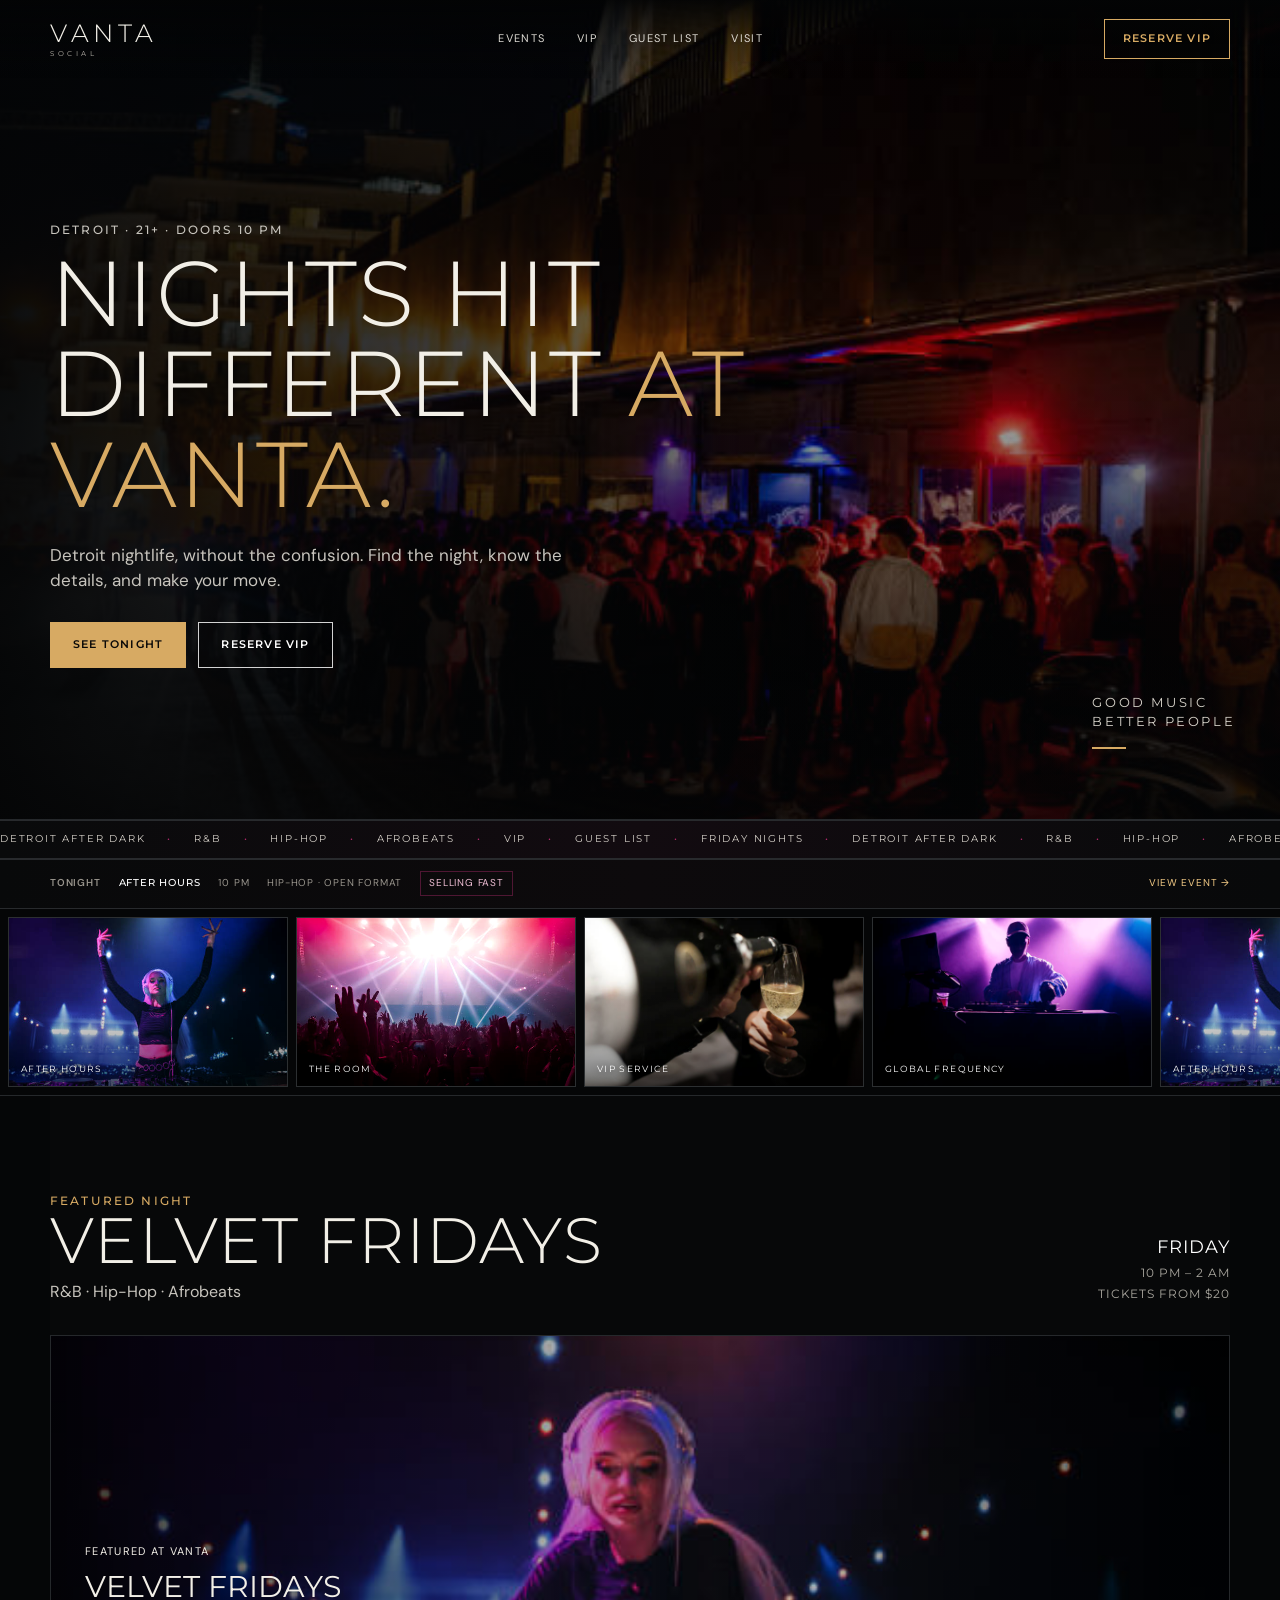
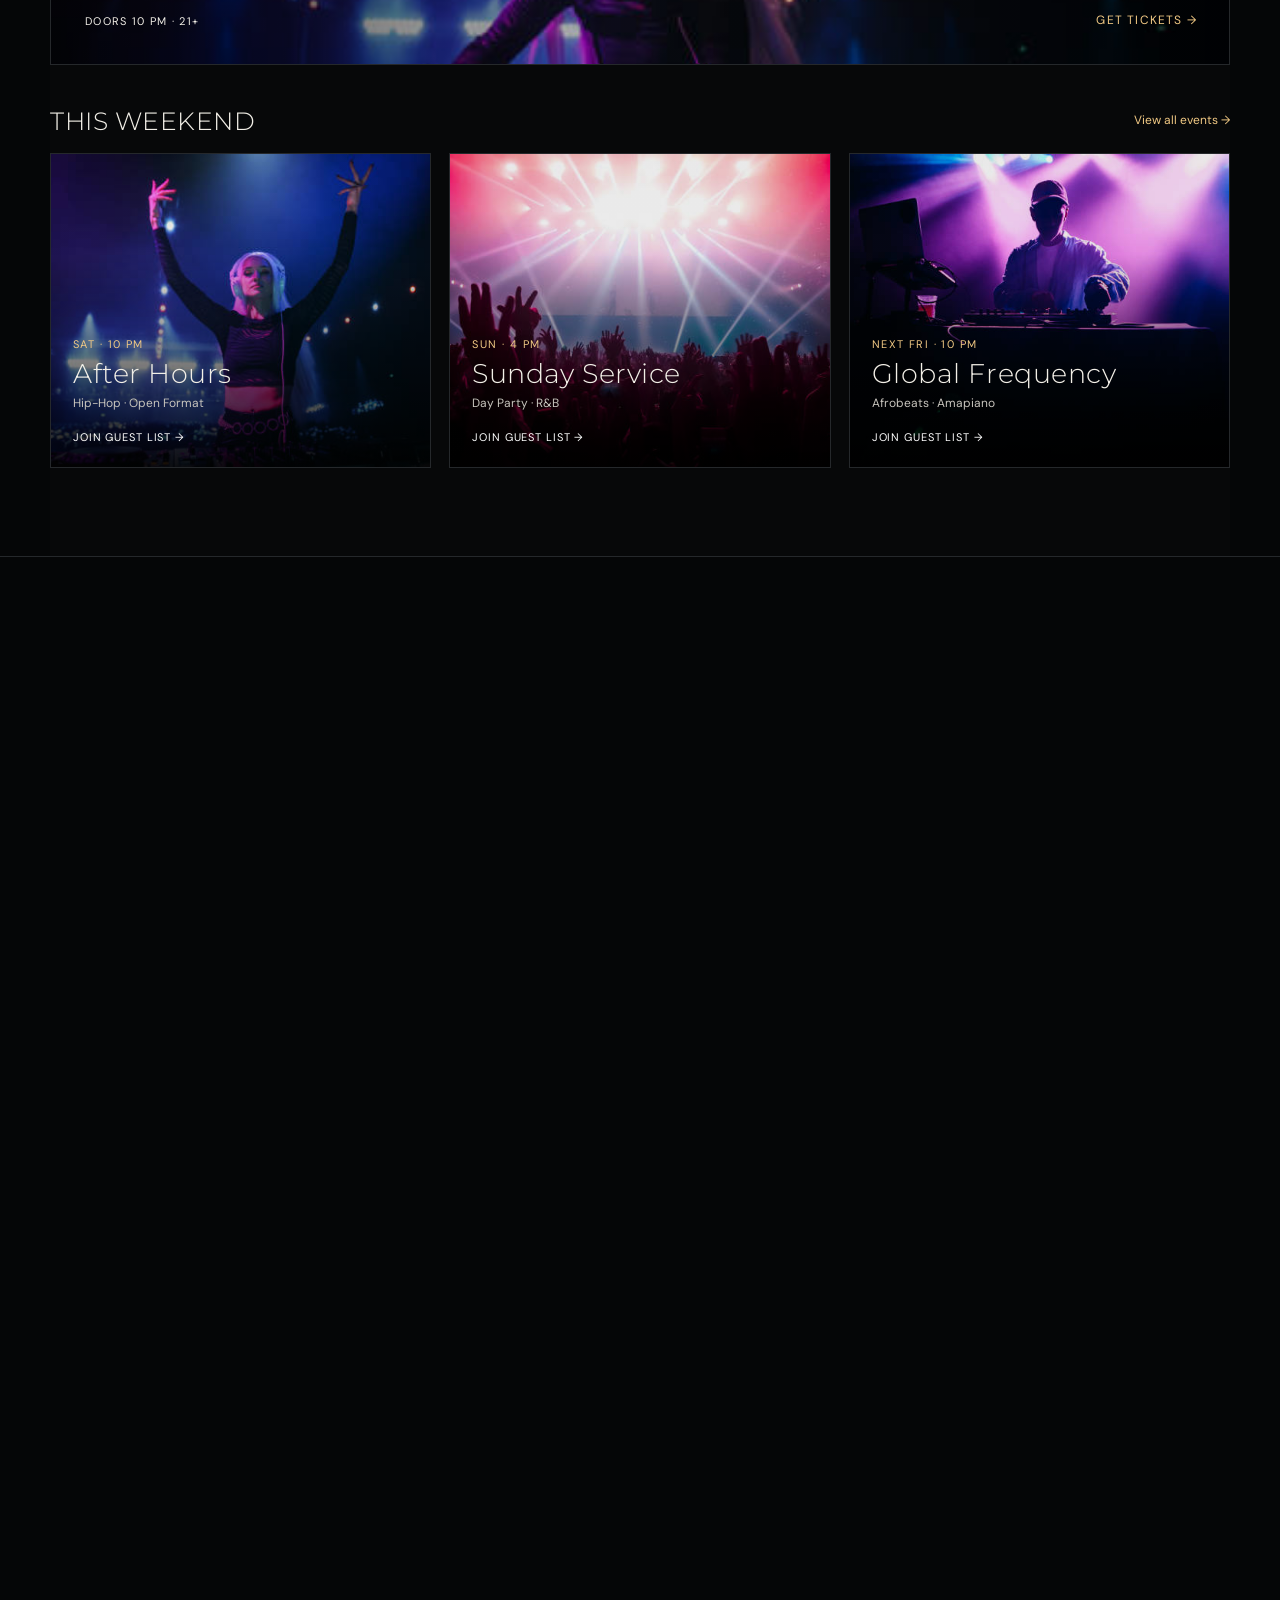
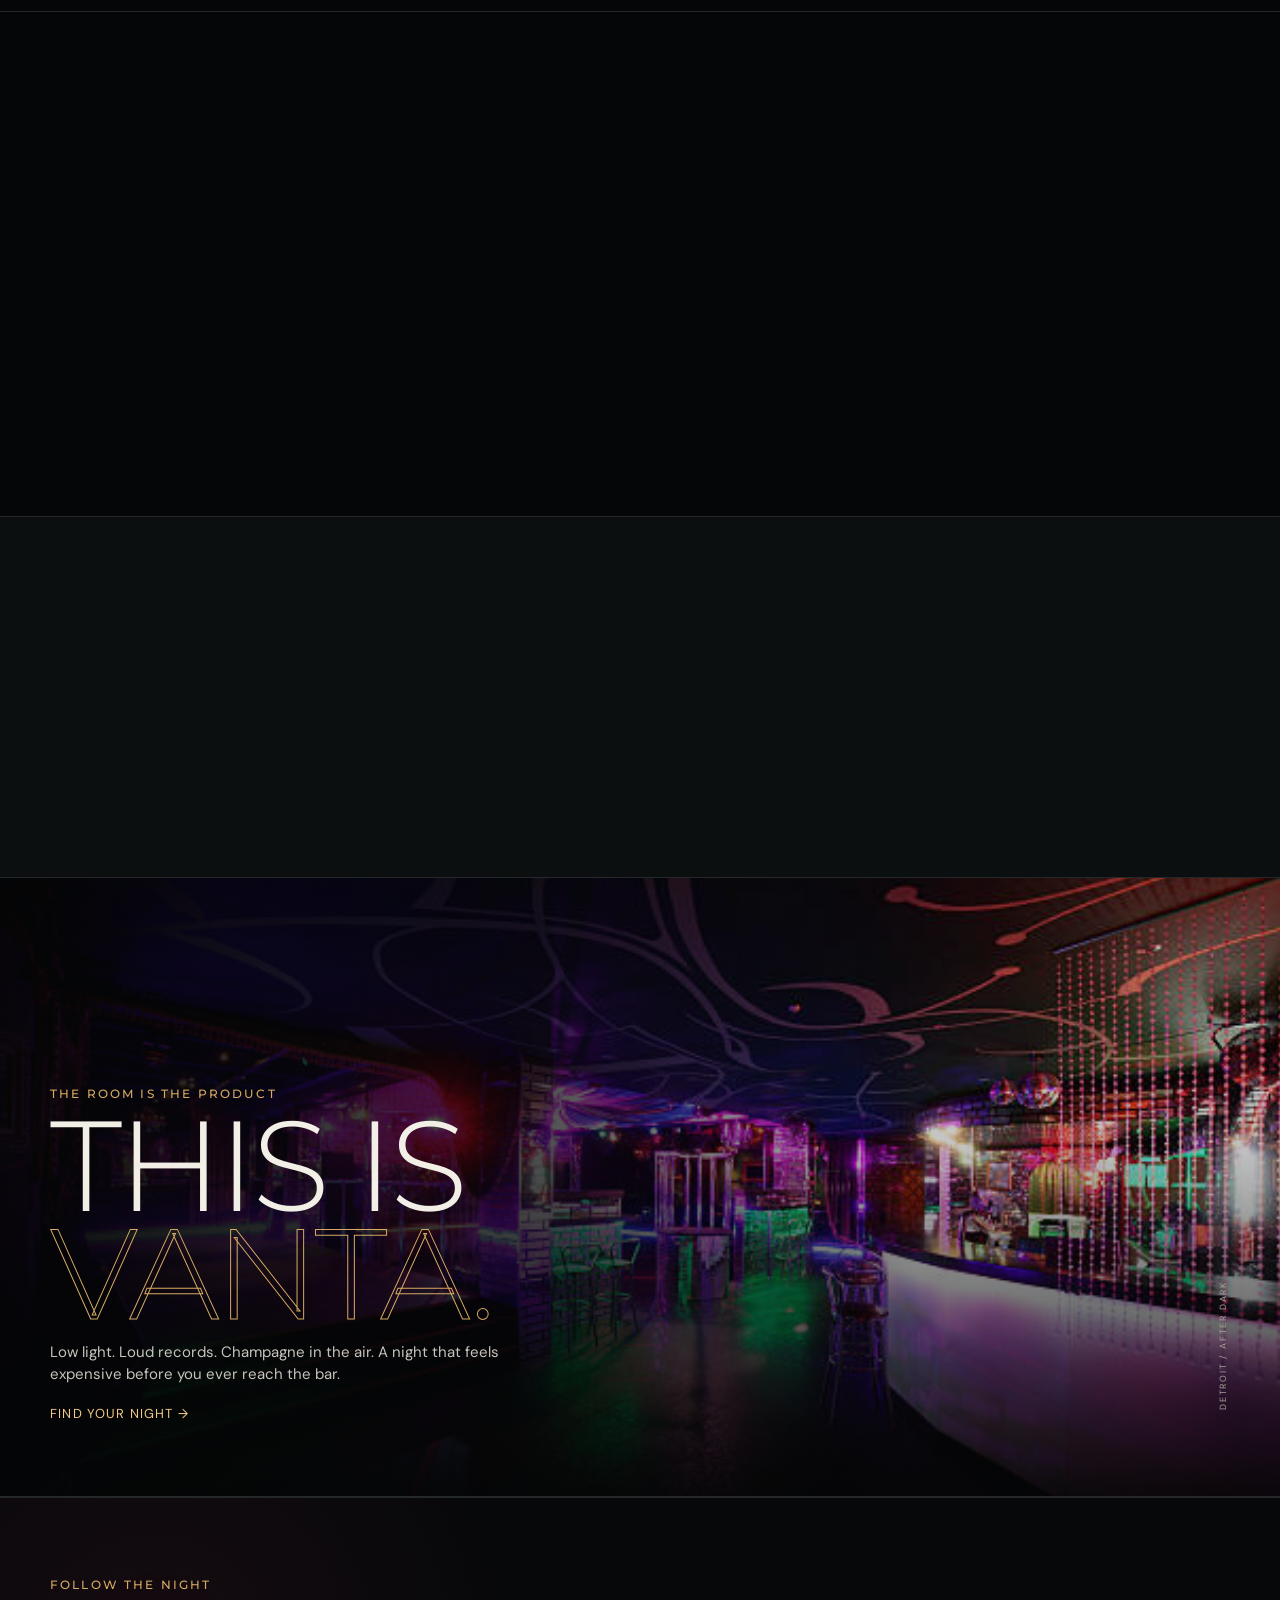
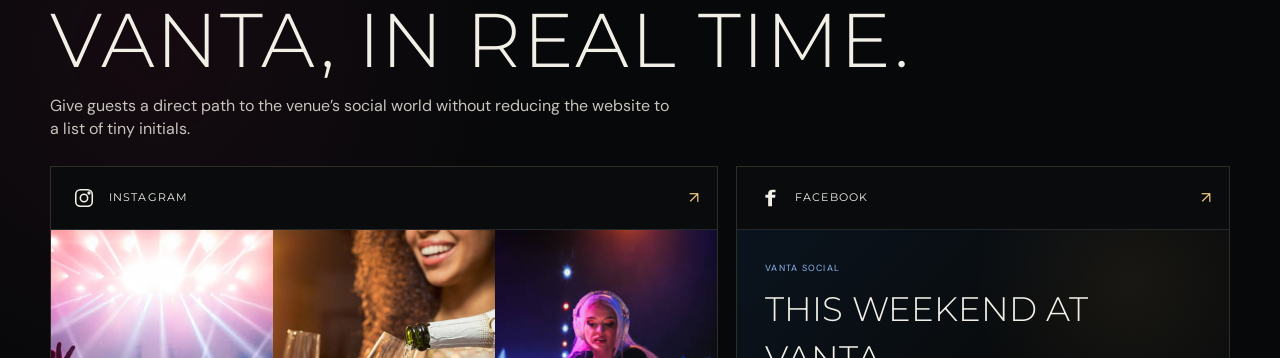
<file: index.html>
<!doctype html>
<html lang="en">
<head>
  <meta charset="utf-8" />
  <meta name="viewport" content="width=device-width, initial-scale=1" />
  <meta name="theme-color" content="#050607" />
  <meta name="robots" content="noindex,nofollow" />
  <meta name="description" content="Vanta Social is a fictional nightlife portfolio concept demonstrating event discovery, guest acquisition and VIP conversion systems." />
  <title>Vanta Social — Detroit Nightlife Concept</title>
  <link rel="preconnect" href="https://fonts.googleapis.com">
  <link rel="preconnect" href="https://fonts.gstatic.com" crossorigin>
  <link href="https://fonts.googleapis.com/css2?family=DM+Sans:wght@400;500;600&family=Montserrat:wght@300;400;500;600&display=swap" rel="stylesheet">
  <link rel="stylesheet" href="styles.css" />
<link rel="icon" href="favicon.svg" type="image/svg+xml">
</head>
<body>
<a class="skip-link" href="#main-content">Skip to content</a>
  <header class="site-header" data-header>
    <a class="brand" href="#top" aria-label="Vanta Social home">
      <span class="brand-word">VANTA</span>
      <span class="brand-sub">SOCIAL</span>
    </a>
    <nav class="desktop-nav" aria-label="Primary">
      <a href="events.html">Events</a>
      <a href="vip.html">VIP</a>
      <a href="guest-list.html">Guest List</a>
      <a href="visit.html">Visit</a>
    </nav>
    <a class="btn btn-outline header-cta" href="vip.html">Reserve VIP</a>
    <button class="menu-toggle" type="button" aria-expanded="false" aria-controls="mobile-menu" data-menu-toggle>
      <span></span><span></span>
      <span class="sr-only">Open menu</span>
    </button>
    <div id="mobile-menu" class="mobile-menu" data-mobile-menu>
      <a href="events.html">Events</a>
      <a href="vip.html">VIP</a>
      <a href="guest-list.html">Guest List</a>
      <a href="visit.html">Visit</a>
      <a class="btn btn-gold" href="vip.html">Reserve VIP</a>
    </div>
  </header>

  <main id="main-content" id="top">
    <section class="hero section-dark">
      <img class="hero-image" src="hero-night-line.JPG" width="612" height="408" fetchpriority="high" decoding="async" alt="Guests lined up outside a nightlife venue at night" />
      <div class="hero-overlay"></div>
      <div class="hero-content shell">
        <p class="eyebrow">Detroit · 21+ · Doors 10 PM</p>
        <h1>Nights hit<br>different <span>at Vanta.</span></h1>
        <p class="hero-copy">Detroit nightlife, without the confusion. Find the night, know the details, and make your move.</p>
        <div class="button-row">
          <a class="btn btn-gold" href="events.html">See Tonight</a>
          <a class="btn btn-ghost" href="vip.html">Reserve VIP</a>
        </div>
      </div>
      <div class="hero-side-note" aria-hidden="true">
        <span>GOOD MUSIC</span><span>BETTER PEOPLE</span>
      </div>
    </section>

<section class="nightlife-marquee" aria-hidden="true">
  <div class="marquee-track">
    <span>DETROIT AFTER DARK</span><i>•</i>
    <span>R&amp;B</span><i>•</i>
    <span>HIP-HOP</span><i>•</i>
    <span>AFROBEATS</span><i>•</i>
    <span>VIP</span><i>•</i>
    <span>GUEST LIST</span><i>•</i>
    <span>FRIDAY NIGHTS</span><i>•</i>
    <span>DETROIT AFTER DARK</span><i>•</i>
    <span>R&amp;B</span><i>•</i>
    <span>HIP-HOP</span><i>•</i>
    <span>AFROBEATS</span><i>•</i>
    <span>VIP</span><i>•</i>
    <span>GUEST LIST</span><i>•</i>
    <span>FRIDAY NIGHTS</span>
  </div>
</section>


<section class="tonight-microstrip" aria-label="Tonight at Vanta">
  <div class="shell tonight-microstrip-inner">
    <span class="micro-kicker">TONIGHT</span>
    <strong>After Hours</strong>
    <span>10 PM</span>
    <span>Hip-Hop · Open Format</span>
    <span class="micro-status">Selling Fast</span>
    <a href="after-hours.html">View Event →</a>
  </div>
</section>

<section class="motion-reel" aria-label="Vanta nightlife visual reel">
  <div class="motion-reel-track">
    <figure><img src="event-dj-hands.JPG" width="612" height="323" loading="lazy" decoding="async" alt="DJ with hands raised"><figcaption>AFTER HOURS</figcaption></figure>
    <figure><img src="event-crowd-pink.JPG" width="612" height="344" loading="lazy" decoding="async" alt="Crowd under pink club lights"><figcaption>THE ROOM</figcaption></figure>
    <figure><img src="vip-champagne-closeup.JPG" width="612" height="408" loading="lazy" decoding="async" alt="Champagne being poured"><figcaption>VIP SERVICE</figcaption></figure>
    <figure><img src="event-dj-silhouette.JPG" width="612" height="408" loading="lazy" decoding="async" alt="DJ silhouette in colored lights"><figcaption>GLOBAL FREQUENCY</figcaption></figure>
    <figure><img src="event-dj-hands.JPG" width="612" height="323" loading="lazy" decoding="async" alt=""><figcaption>AFTER HOURS</figcaption></figure>
    <figure><img src="event-crowd-pink.JPG" width="612" height="344" loading="lazy" decoding="async" alt=""><figcaption>THE ROOM</figcaption></figure>
  </div>
</section>



    <section id="events" class="section shell tonight-section">
      <div class="section-heading split-heading">
        <div>
          <p class="eyebrow gold">Featured Night</p>
          <h2>Velvet Fridays</h2>
          <p>R&B · Hip-Hop · Afrobeats</p>
        </div>
        <div class="event-meta-block">
          <strong>Friday</strong>
          <span>10 PM – 2 AM</span>
          <span>Tickets from $20</span>
        </div>
      </div>
      <a class="feature-event" href="velvet-fridays.html" aria-label="View Velvet Fridays event">
        <img src="event-dj-main.JPG" width="612" height="323" loading="lazy" decoding="async" alt="DJ performing behind a club booth" />
        <div class="feature-shade"></div>
        <div class="feature-copy">
          <span>Featured at Vanta</span>
          <strong>VELVET FRIDAYS</strong>
          <small>Doors 10 PM · 21+</small>
        </div>
        <span class="feature-cta">Get Tickets →</span>
      </a>

      <div class="weekend-head">
        <h3>This Weekend</h3>
        <a href="events.html">View all events →</a>
      </div>
      <div class="event-grid">
        <article class="event-card">
          <img src="event-dj-hands.JPG" width="612" height="323" loading="lazy" decoding="async" alt="DJ raising both hands during a set" />
          <div class="event-card-overlay"></div>
          <div class="event-card-copy">
            <small>Sat · 10 PM</small>
            <h4>After Hours</h4>
            <p>Hip-Hop · Open Format</p>
            <a href="guest-list.html">Join Guest List →</a>
          </div>
        </article>
        <article class="event-card">
          <img src="event-crowd-pink.JPG" width="612" height="344" loading="lazy" decoding="async" alt="Crowd dancing under vivid pink club lights" />
          <div class="event-card-overlay"></div>
          <div class="event-card-copy">
            <small>Sun · 4 PM</small>
            <h4>Sunday Service</h4>
            <p>Day Party · R&B</p>
            <a href="guest-list.html">Join Guest List →</a>
          </div>
        </article>
        <article class="event-card">
          <img src="event-dj-silhouette.JPG" width="612" height="408" loading="lazy" decoding="async" alt="DJ silhouetted against purple and pink lighting" />
          <div class="event-card-overlay"></div>
          <div class="event-card-copy">
            <small>Next Fri · 10 PM</small>
            <h4>Global Frequency</h4>
            <p>Afrobeats · Amapiano</p>
            <a href="guest-list.html">Join Guest List →</a>
          </div>
        </article>
      </div>
    </section>

    <section class="section section-dark plan-section">
      <div class="shell plan-grid">
        <div class="plan-intro">
          <p class="eyebrow gold">Plan Your Night</p>
          <h2>One place.<br>Three moves.</h2>
          <p>Pick your lane and get exactly what you need without hunting through social media, promoters and ticket apps.</p><div class="plan-proof"><span>Tickets</span><span>Guest List</span><span>VIP</span><span>Arrival Info</span></div>
        </div>
        <a class="action-card" href="events.html">
          <span class="action-index">01</span>
          <h3>Tickets</h3>
          <p>See the event, price and entry details before you commit.</p>
          <span>Find an event →</span>
        </a>
        <a class="action-card" href="guest-list.html">
          <span class="action-index">02</span>
          <h3>Guest List</h3>
          <p>Unlock early-entry offers, birthday perks and special releases.</p>
          <span>Join the list →</span>
        </a>
        <a class="action-card" href="vip.html">
          <span class="action-index">03</span>
          <h3>VIP Tables</h3>
          <p>Compare sections, minimums and celebration options.</p>
          <span>Explore VIP →</span>
        </a>
      </div>
    </section>

    <section class="experience-section section-dark">
      <div class="experience-image-wrap">
        <img src="experience-club-interior.JPG" width="612" height="408" loading="lazy" decoding="async" alt="Neon-lit club interior with bar and dance floor" />
      </div>
      <div class="experience-copy shell">
        <p class="eyebrow gold">The Vanta Experience</p>
        <h2>Sound.<br>Service.<br><span>Energy.</span></h2>
        <p>A room designed around the part of the night you remember: premium sound, intentional service and a crowd that came to actually have fun.</p>
        <a class="text-link" href="visit.html">About Vanta →</a>
      </div>
    </section>

    <section id="vip" class="section shell vip-section">
      <div class="vip-copy">
        <p class="eyebrow gold">Tables & Celebrations</p>
        <h2>VIP done right.</h2>
        <p>Private sections. Bottle service. Birthday nights worth remembering. See minimums before you inquire and choose the section that fits your group.</p>
        <div class="vip-mini-list">
          <div><strong>Main Floor</strong><span>From $500</span></div>
          <div><strong>VIP Wall</strong><span>From $750</span></div>
          <div><strong>DJ Section</strong><span>From $1,200</span></div>
        </div>
        <a class="btn btn-gold" href="vip.html">Explore VIP</a>
      </div>
      <div class="vip-gallery">
        <img class="vip-main" src="vip-champagne-guests.JPG" width="612" height="406" loading="lazy" decoding="async" alt="Champagne being poured during an upscale celebration" />
        <img class="vip-detail" src="vip-champagne-closeup.JPG" width="612" height="408" loading="lazy" decoding="async" alt="Close-up of champagne being poured into a glass" />
      </div>
    </section>

    <section id="visit" class="section section-dark pull-up-section">
      <div class="shell">
        <div class="section-heading simple-heading">
          <p class="eyebrow gold">Before You Pull Up</p>
          <h2>Know before you go.</h2>
        </div>
        <div class="info-grid">
          <div class="info-card"><span>01</span><h3>Location</h3><p>Downtown Detroit<br>Sample address</p></div>
          <div class="info-card"><span>02</span><h3>Hours</h3><p>Fri–Sat<br>10 PM–2 AM</p></div>
          <div class="info-card"><span>03</span><h3>Dress Code</h3><p>Upscale & stylish<br>No athletic wear</p></div>
          <div class="info-card"><span>04</span><h3>21+ Only</h3><p>Valid government ID required. No exceptions.</p></div>
        </div>
        <a class="text-link" href="visit.html">View venue info →</a>
      </div>
    </section>

    <section id="guest-list" class="insider-section">
      <div class="shell insider-grid">
        <div>
          <p class="eyebrow gold">Vanta Insiders</p>
          <h2>The best nights don't always make the feed.</h2>
          <p>Get ticket drops, guest-list releases, birthday perks and event announcements directly.</p>
        </div>
        <form class="insider-form" data-demo-form>
          <label>
            <span>Email</span>
            <input type="email" name="email" autocomplete="email" inputmode="email" placeholder="you@example.com" required />
          </label>
          <label>
            <span>Phone <em>optional</em></span>
            <input type="tel" name="phone" autocomplete="tel" inputmode="tel" placeholder="(313) 555-0123" />
          </label>
          <button class="btn btn-gold" type="submit">Join Insiders</button>
          <small>Portfolio demo only. Information is not transmitted or stored.</small>
        </form>
      </div>
    </section>
  </main>

  

<section class="brand-break">
  <img src="experience-club-interior.JPG" width="612" height="408" loading="lazy" decoding="async" alt="Neon-lit Vanta club interior">
  <div class="brand-break-shade"></div>
  <div class="brand-break-copy shell">
    <span class="brand-break-side">DETROIT / AFTER DARK</span>
    <p class="eyebrow gold">The Room Is The Product</p>
    <h2>THIS IS<br><span>VANTA.</span></h2>
    <p>Low light. Loud records. Champagne in the air. A night that feels expensive before you ever reach the bar.</p>
    <a class="text-link" href="events.html">Find your night →</a>
  </div>
</section>


<section class="social-wall" aria-labelledby="social-wall-title">
  <div class="shell social-wall-head">
    <div>
      <p class="eyebrow gold">Follow The Night</p>
      <h2 id="social-wall-title">Vanta, in real time.</h2>
      <p>Give guests a direct path to the venue’s social world without reducing the website to a list of tiny initials.</p>
    </div>
  </div>
  <div class="shell social-widget-grid">
    <a class="platform-widget instagram-widget" href="https://www.instagram.com/" target="_blank" rel="noopener noreferrer" aria-label="Open Vanta on Instagram">
      <div class="platform-widget-top">
        <span class="platform-icon" aria-hidden="true"><svg viewBox="0 0 24 24"><rect x="3" y="3" width="18" height="18" rx="5"></rect><circle cx="12" cy="12" r="4"></circle><circle cx="17.5" cy="6.5" r="1"></circle></svg></span>
        <span class="platform-name">Instagram</span><span class="platform-arrow">↗</span>
      </div>
      <div class="social-preview-grid" aria-hidden="true">
        <img src="event-crowd-pink.JPG" alt="">
        <img src="vip-champagne-guests.JPG" alt="">
        <img src="event-dj-main.JPG" alt="">
      </div>
      <div class="platform-widget-bottom"><strong>@vantasocial</strong><span>Reels · flyers · tonight's room</span></div>
    </a>
    <a class="platform-widget facebook-widget" href="https://www.facebook.com/" target="_blank" rel="noopener noreferrer" aria-label="Open Vanta on Facebook">
      <div class="platform-widget-top">
        <span class="platform-icon fb-icon" aria-hidden="true"><svg viewBox="0 0 24 24"><path d="M14.2 8.4V6.7c0-.7.5-.9 1-.9H18V3h-3.4C11.5 3 10 4.7 10 7.1v1.3H7v3.2h3V21h4.2v-9.4h3.3l.5-3.2h-3.8z"></path></svg></span>
        <span class="platform-name">Facebook</span><span class="platform-arrow">↗</span>
      </div>
      <div class="facebook-preview">
        <span class="fb-kicker">VANTA SOCIAL</span>
        <strong>This weekend at Vanta</strong>
        <p>Event drops, RSVP reminders, birthday offers and last-call updates.</p>
        <span class="fb-action">View Page →</span>
      </div>
      <div class="platform-widget-bottom"><strong>Vanta Social Detroit</strong><span>Events · announcements · community</span></div>
    </a>
  </div>
  <p class="shell social-config-note">Portfolio demo: swap these URLs for each client’s real Instagram and Facebook profiles during onboarding.</p>
</section>

<section class="concierge-strip">
  <div class="shell concierge-strip-inner">
    <div>
      <p class="eyebrow gold">Not Sure Where To Start?</p>
      <h2>Tell Vanta the vibe.</h2>
      <p>Group size, music, budget, celebration — we’ll route you to the right night and entry path.</p>
    </div>
    <a class="btn btn-outline" href="concierge.html">Ask Vanta</a>
  </div>
</section>

<footer class="site-footer">
    <div class="shell footer-top">
      <div class="brand footer-brand"><span class="brand-word">VANTA</span><span class="brand-sub">SOCIAL</span></div>
      <nav aria-label="Footer">
        <a href="events.html">Events</a><a href="vip.html">VIP</a><a href="guest-list.html">Guest List</a><a href="visit.html">Visit</a>
      </nav>
      <div class="socials" aria-label="Social links">
  <a class="social-icon-link" href="https://www.instagram.com/" target="_blank" rel="noopener noreferrer" aria-label="Instagram">
    <svg viewBox="0 0 24 24" aria-hidden="true"><rect x="3" y="3" width="18" height="18" rx="5"></rect><circle cx="12" cy="12" r="4"></circle><circle cx="17.5" cy="6.5" r="1"></circle></svg>
  </a>
  <a class="social-icon-link" href="https://www.facebook.com/" target="_blank" rel="noopener noreferrer" aria-label="Facebook">
    <svg viewBox="0 0 24 24" aria-hidden="true"><path d="M14.2 8.4V6.7c0-.7.5-.9 1-.9H18V3h-3.4C11.5 3 10 4.7 10 7.1v1.3H7v3.2h3V21h4.2v-9.4h3.3l.5-3.2h-3.8z"></path></svg>
  </a>
</div>
    </div>
    <div class="shell footer-bottom">
      <p>Portfolio concept. Vanta Social is a fictional nightlife brand created to demonstrate web design, event discovery, guest acquisition and VIP reservation systems.</p>
      <span>© 2026 Vanta Social Concept</span>
    </div>
  </footer>

  <div class="mobile-action-bar">
    <a href="events.html">Tickets</a>
    <a href="vip.html">Reserve VIP</a>
  </div>

  <div class="toast" role="status" aria-live="polite" data-toast>Demo only — no information was submitted.</div>
  <script src="script.js"></script>
</body>
</html>
</file>
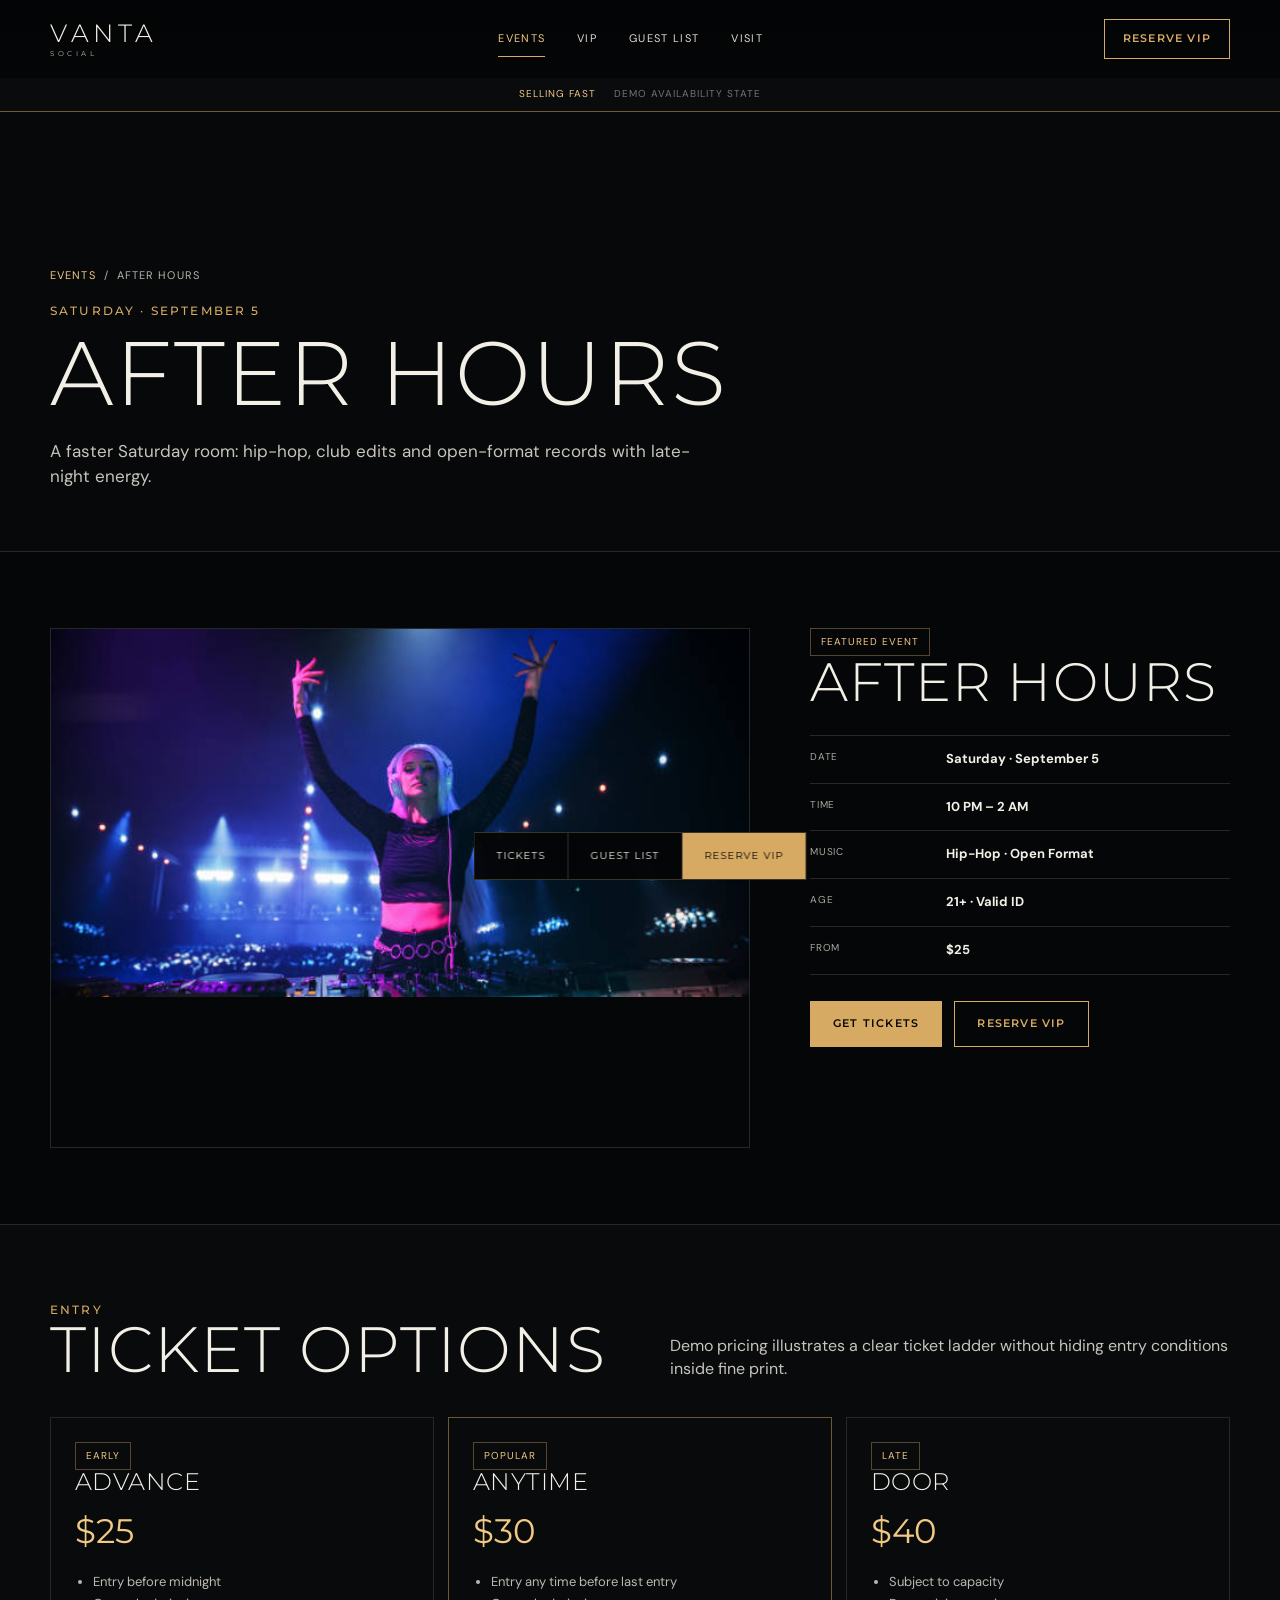
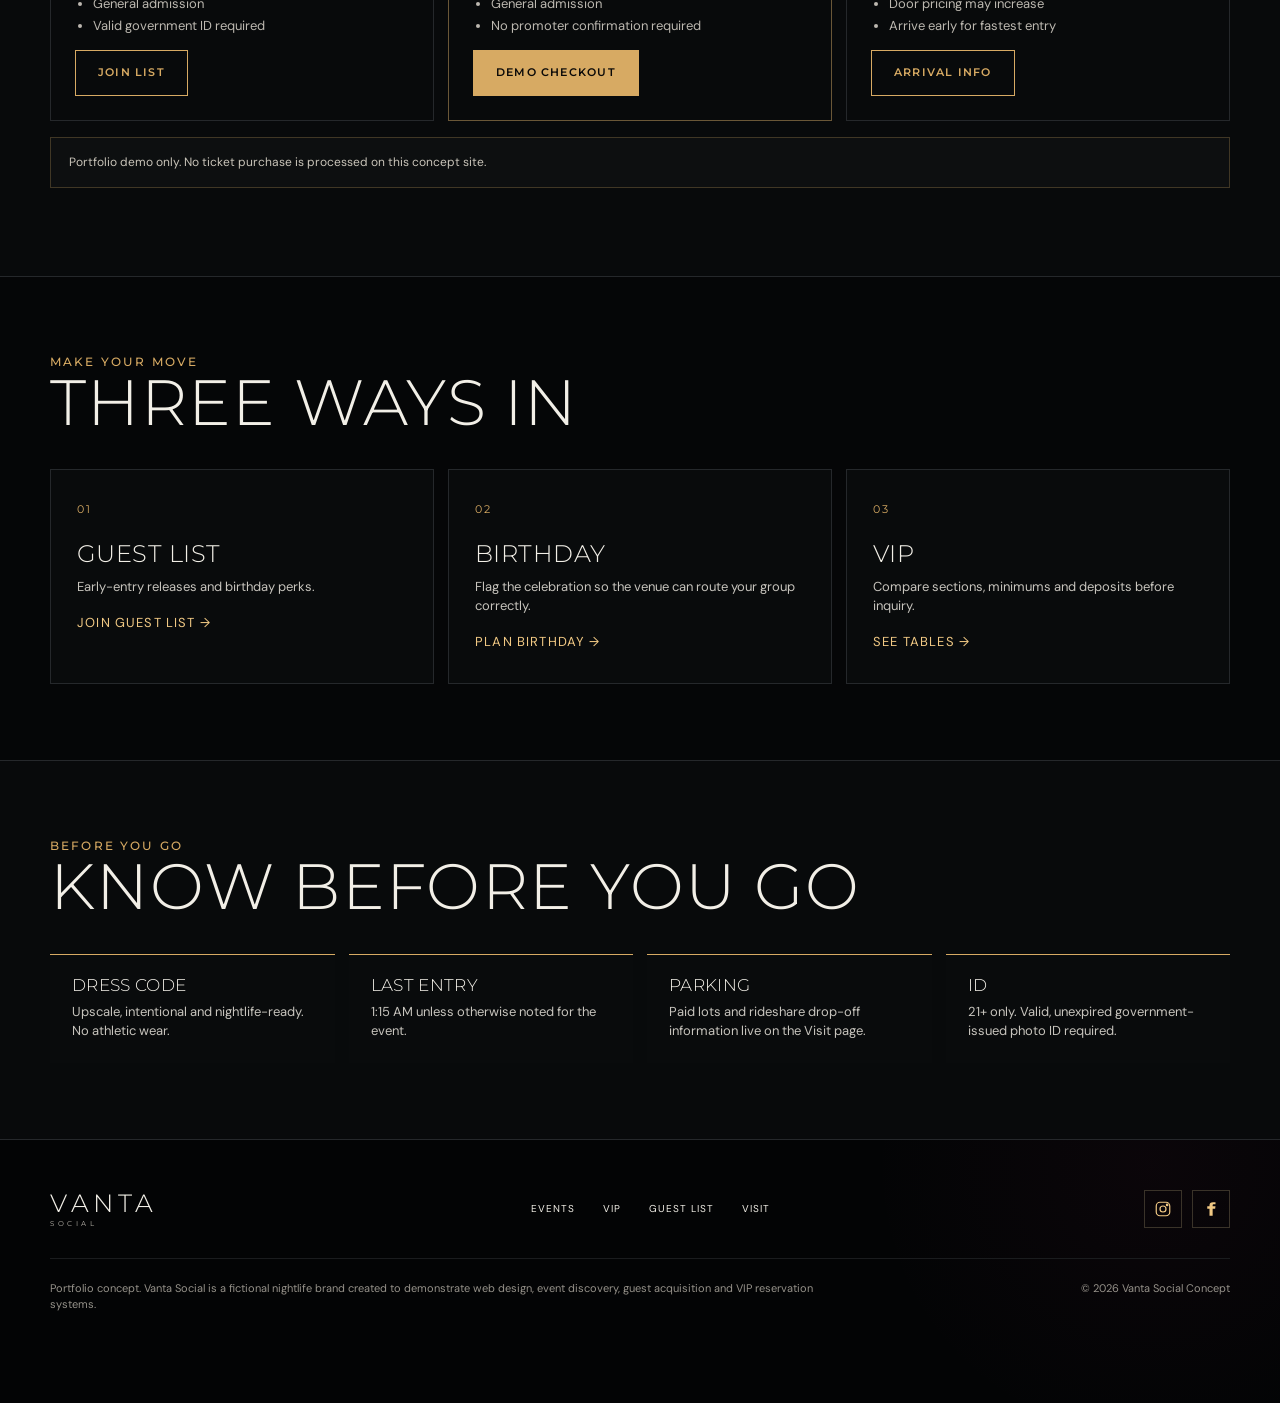
<file: after-hours.html>
<!doctype html>
<html lang="en">
<head>
<meta charset="utf-8">
<meta name="viewport" content="width=device-width,initial-scale=1">
<meta name="theme-color" content="#050607">
<meta name="robots" content="noindex,nofollow">
<meta name="description" content="After Hours event detail for the fictional Vanta Social nightlife portfolio concept.">
<title>After Hours — Vanta Social</title>
<link rel="preconnect" href="https://fonts.googleapis.com">
<link rel="preconnect" href="https://fonts.gstatic.com" crossorigin>
<link href="https://fonts.googleapis.com/css2?family=DM+Sans:wght@400;500;600&family=Montserrat:wght@300;400;500;600&display=swap" rel="stylesheet">
<link rel="stylesheet" href="styles.css">
<script type="application/ld+json">{"@context": "https://schema.org", "@type": "Event", "name": "After Hours", "startDate": "2026-09-05T22:00:00-04:00", "eventStatus": "https://schema.org/EventScheduled", "eventAttendanceMode": "https://schema.org/OfflineEventAttendanceMode", "location": {"@type": "Place", "name": "Vanta Social (fictional portfolio concept)", "address": {"@type": "PostalAddress", "addressLocality": "Detroit", "addressRegion": "MI", "addressCountry": "US"}}, "offers": {"@type": "Offer", "price": "25", "priceCurrency": "USD", "availability": "https://schema.org/InStock"}, "organizer": {"@type": "Organization", "name": "Vanta Social"}}</script><link rel="icon" href="favicon.svg" type="image/svg+xml">
</head>
<body>
<a class="skip-link" href="#main-content">Skip to content</a>
<header class="site-header scrolled" data-header>
  <a class="brand" href="index.html" aria-label="Vanta Social home">
    <span class="brand-word">VANTA</span><span class="brand-sub">SOCIAL</span>
  </a>
  <nav class="desktop-nav" aria-label="Primary"><a href="events.html" aria-current="page">Events</a>
<a href="vip.html">VIP</a>
<a href="guest-list.html">Guest List</a>
<a href="visit.html">Visit</a></nav>
  <a class="btn btn-outline header-cta" href="vip.html">Reserve VIP</a>
  <button class="menu-toggle" type="button" aria-expanded="false" aria-controls="mobile-menu" data-menu-toggle>
    <span></span><span></span><span class="sr-only">Open menu</span>
  </button>
  <div id="mobile-menu" class="mobile-menu" data-mobile-menu>
    <a href="events.html" aria-current="page">Events</a>
<a href="vip.html">VIP</a>
<a href="guest-list.html">Guest List</a>
<a href="visit.html">Visit</a>
    <a class="btn btn-gold" href="vip.html">Reserve VIP</a>
  </div>
</header>
<main id="main-content" class="page-main">
<div class="event-status-banner selling"><span>Selling Fast</span><span>Demo availability state</span></div>
<section class="page-hero">
  <div class="page-hero-content shell">
    <div class="breadcrumb"><a href="events.html">Events</a><span>/</span><span>After Hours</span></div>
    <p class="eyebrow gold">Saturday · September 5</p>
    <h1>After Hours</h1>
    <p class="page-hero-copy">A faster Saturday room: hip-hop, club edits and open-format records with late-night energy.</p>
  </div>
</section>
<section class="page-section shell">
  <div class="event-detail-grid">
    <div class="event-poster"><img src="event-dj-hands.JPG" width="612" height="408" fetchpriority="high" decoding="async" alt="DJ raising both hands during a set"></div>
    <aside class="event-summary">
      <span class="badge">Featured Event</span>
      <h2>After Hours</h2>
      <div class="meta-list">
        <div><span>Date</span><strong>Saturday · September 5</strong></div>
        <div><span>Time</span><strong>10 PM – 2 AM</strong></div>
        <div><span>Music</span><strong>Hip-Hop · Open Format</strong></div>
        <div><span>Age</span><strong>21+ · Valid ID</strong></div>
        <div><span>From</span><strong>$25</strong></div>
      </div>
      <div class="button-row"><a class="btn btn-gold" href="#tickets">Get Tickets</a><a class="btn btn-outline" href="vip.html">Reserve VIP</a></div>
    </aside>
  </div>
</section>
<section id="tickets" class="page-section alt">
  <div class="shell">
    <div class="page-section-head"><div><p class="eyebrow gold">Entry</p><h2>Ticket Options</h2></div><p>Demo pricing illustrates a clear ticket ladder without hiding entry conditions inside fine print.</p></div>
    <div class="ticket-grid">
      <article class="ticket-card"><span class="badge">Early</span><h3>Advance</h3><div class="ticket-price">$25</div><ul><li>Entry before midnight</li><li>General admission</li><li>Valid government ID required</li></ul><a class="btn btn-outline" href="guest-list.html">Join List</a></article>
      <article class="ticket-card featured"><span class="badge">Popular</span><h3>Anytime</h3><div class="ticket-price">$30</div><ul><li>Entry any time before last entry</li><li>General admission</li><li>No promoter confirmation required</li></ul><button class="btn btn-gold" type="button" data-demo-ticket>Demo Checkout</button></article>
      <article class="ticket-card"><span class="badge">Late</span><h3>Door</h3><div class="ticket-price">$40</div><ul><li>Subject to capacity</li><li>Door pricing may increase</li><li>Arrive early for fastest entry</li></ul><a class="btn btn-outline" href="visit.html">Arrival Info</a></article>
    </div>
    <p class="notice" style="margin-top:16px">Portfolio demo only. No ticket purchase is processed on this concept site.</p>
  </div>
</section>
<section class="page-section shell">
  <div class="page-section-head"><div><p class="eyebrow gold">Make Your Move</p><h2>Three Ways In</h2></div></div>
  <div class="conversion-grid">
    <a class="conversion-card" href="guest-list.html"><span class="action-index">01</span><h3>Guest List</h3><p>Early-entry releases and birthday perks.</p><span class="text-link">Join guest list →</span></a>
    <a class="conversion-card" href="guest-list.html#birthday"><span class="action-index">02</span><h3>Birthday</h3><p>Flag the celebration so the venue can route your group correctly.</p><span class="text-link">Plan birthday →</span></a>
    <a class="conversion-card" href="vip.html"><span class="action-index">03</span><h3>VIP</h3><p>Compare sections, minimums and deposits before inquiry.</p><span class="text-link">See tables →</span></a>
  </div>
</section>
<section class="page-section alt">
  <div class="shell">
    <div class="page-section-head"><div><p class="eyebrow gold">Before You Go</p><h2>Know Before You Go</h2></div></div>
    <div class="know-grid">
      <div class="know-card"><h3>Dress Code</h3><p>Upscale, intentional and nightlife-ready. No athletic wear.</p></div>
      <div class="know-card"><h3>Last Entry</h3><p>1:15 AM unless otherwise noted for the event.</p></div>
      <div class="know-card"><h3>Parking</h3><p>Paid lots and rideshare drop-off information live on the Visit page.</p></div>
      <div class="know-card"><h3>ID</h3><p>21+ only. Valid, unexpired government-issued photo ID required.</p></div>
    </div>
  </div>
</section>
</main>
<div class="event-conversion-bar" aria-label="Event actions">
  <a href="#tickets">Tickets</a>
  <a href="guest-list.html">Guest List</a>
  <a href="vip.html">Reserve VIP</a>
</div>

<footer class="site-footer">
  <div class="shell footer-top">
    <a class="brand footer-brand" href="index.html"><span class="brand-word">VANTA</span><span class="brand-sub">SOCIAL</span></a>
    <nav aria-label="Footer">
      <a href="events.html">Events</a><a href="vip.html">VIP</a><a href="guest-list.html">Guest List</a><a href="visit.html">Visit</a>
    </nav>
    <div class="socials" aria-label="Social links">
  <a class="social-icon-link" href="https://www.instagram.com/" target="_blank" rel="noopener noreferrer" aria-label="Instagram">
    <svg viewBox="0 0 24 24" aria-hidden="true"><rect x="3" y="3" width="18" height="18" rx="5"></rect><circle cx="12" cy="12" r="4"></circle><circle cx="17.5" cy="6.5" r="1"></circle></svg>
  </a>
  <a class="social-icon-link" href="https://www.facebook.com/" target="_blank" rel="noopener noreferrer" aria-label="Facebook">
    <svg viewBox="0 0 24 24" aria-hidden="true"><path d="M14.2 8.4V6.7c0-.7.5-.9 1-.9H18V3h-3.4C11.5 3 10 4.7 10 7.1v1.3H7v3.2h3V21h4.2v-9.4h3.3l.5-3.2h-3.8z"></path></svg>
  </a>
</div>
  </div>
  <div class="shell footer-bottom">
    <p>Portfolio concept. Vanta Social is a fictional nightlife brand created to demonstrate web design, event discovery, guest acquisition and VIP reservation systems.</p>
    <span>© 2026 Vanta Social Concept</span>
  </div>
</footer>
<div class="mobile-action-bar"><a href="events.html">Tickets</a><a href="vip.html">Reserve VIP</a></div>
<div class="toast" role="status" aria-live="polite" data-toast>Demo only — no information was submitted.</div>
<script src="script.js"></script>

<script>
document.querySelectorAll('[data-demo-ticket]').forEach(btn=>btn.addEventListener('click',()=>{
  const toast=document.querySelector('[data-toast]'); toast?.classList.add('show'); setTimeout(()=>toast?.classList.remove('show'),3000);
}));
</script>
</body></html>
</file>
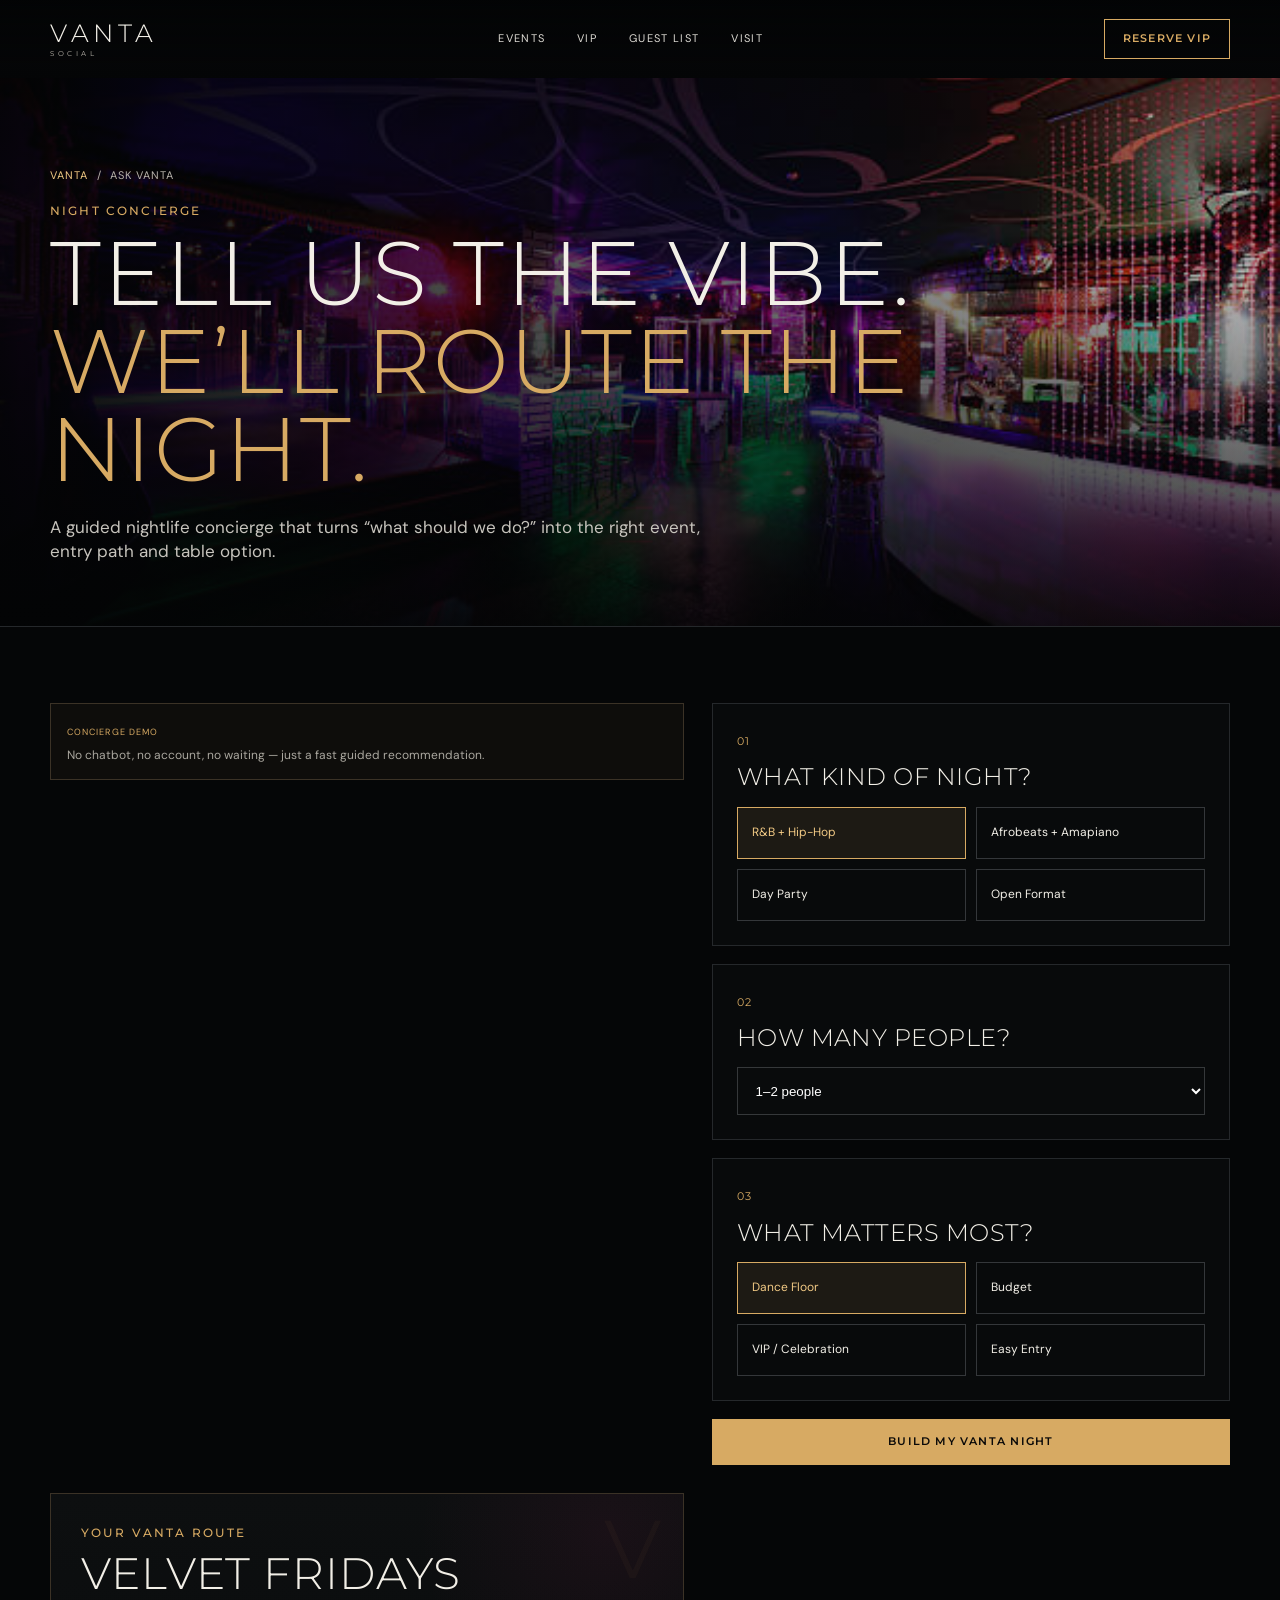
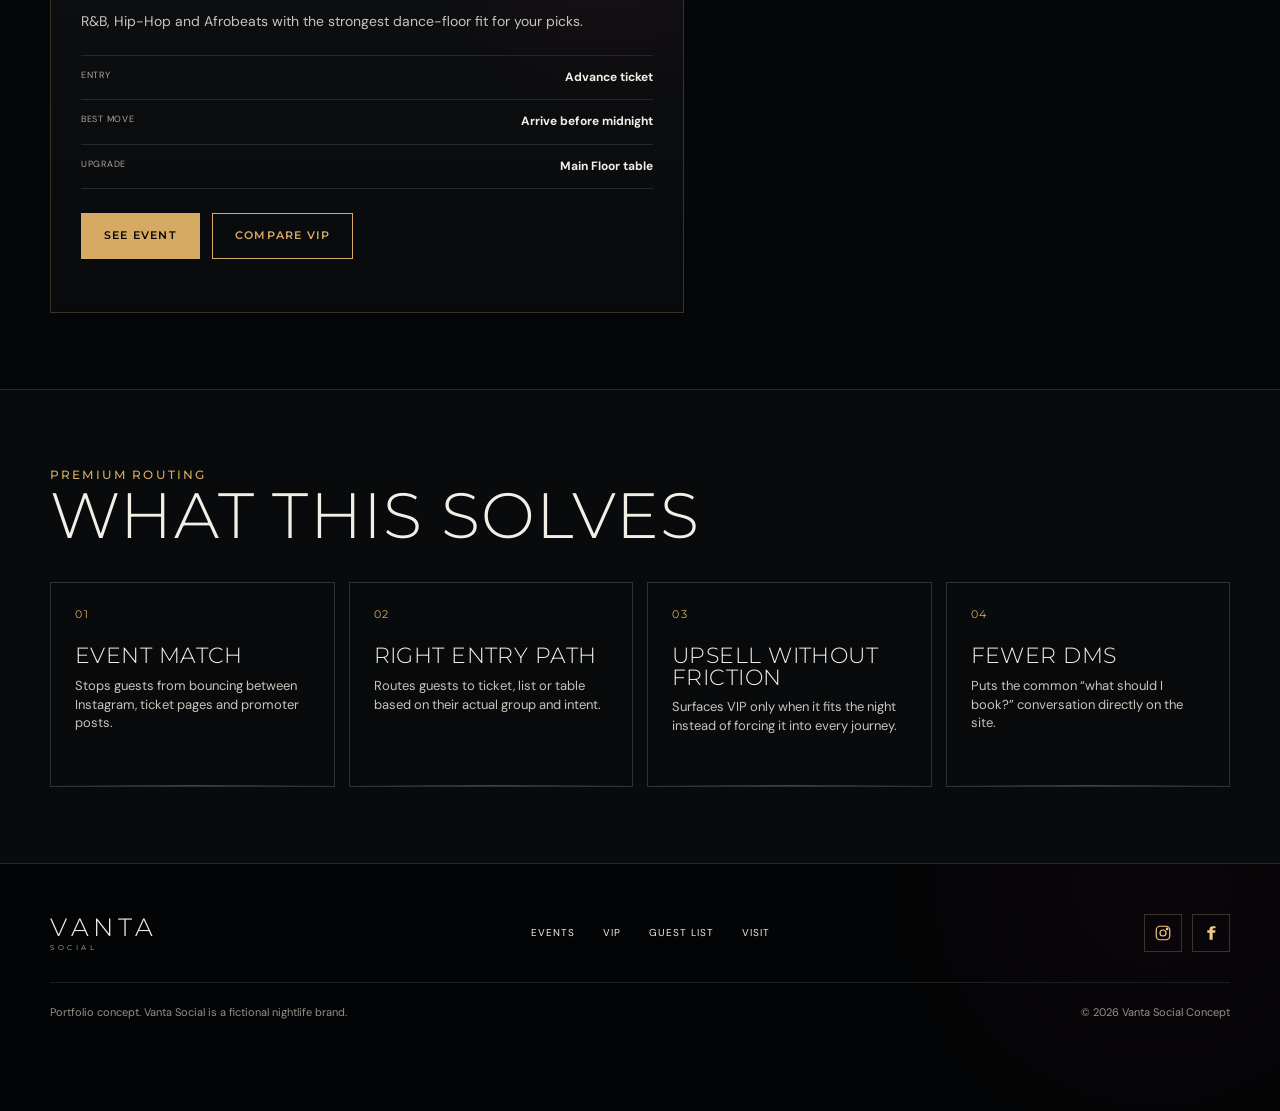
<file: concierge.html>
<!doctype html>
<html lang="en">
<head>
<meta charset="utf-8">
<meta name="viewport" content="width=device-width,initial-scale=1">
<meta name="theme-color" content="#050607">
<meta name="robots" content="noindex,nofollow">
<meta name="description" content="Interactive nightlife concierge demo for the fictional Vanta Social portfolio concept.">
<title>Ask Vanta — Night Concierge</title>
<link rel="preconnect" href="https://fonts.googleapis.com">
<link rel="preconnect" href="https://fonts.gstatic.com" crossorigin>
<link href="https://fonts.googleapis.com/css2?family=DM+Sans:wght@400;500;600&family=Montserrat:wght@300;400;500;600&display=swap" rel="stylesheet">
<link rel="stylesheet" href="styles.css">
<link rel="icon" href="favicon.svg" type="image/svg+xml">
</head>
<body>
<a class="skip-link" href="#main-content">Skip to content</a>
<header class="site-header scrolled" data-header>
  <a class="brand" href="index.html" aria-label="Vanta Social home"><span class="brand-word">VANTA</span><span class="brand-sub">SOCIAL</span></a>
  <nav class="desktop-nav" aria-label="Primary">
    <a href="events.html">Events</a><a href="vip.html">VIP</a><a href="guest-list.html">Guest List</a><a href="visit.html">Visit</a>
  </nav>
  <a class="btn btn-outline header-cta" href="vip.html">Reserve VIP</a>
  <button class="menu-toggle" type="button" aria-expanded="false" aria-controls="mobile-menu" data-menu-toggle><span></span><span></span><span class="sr-only">Open menu</span></button>
  <div id="mobile-menu" class="mobile-menu" data-mobile-menu>
    <a href="events.html">Events</a><a href="vip.html">VIP</a><a href="guest-list.html">Guest List</a><a href="visit.html">Visit</a><a class="btn btn-gold" href="vip.html">Reserve VIP</a>
  </div>
</header>

<main id="main-content" class="page-main">
<section class="page-hero has-image">
  <img class="page-hero-image" src="experience-club-interior.JPG" width="612" height="408" fetchpriority="high" decoding="async" alt="Dark upscale nightclub interior">
  <div class="page-hero-shade"></div>
  <div class="page-hero-content shell">
    <div class="breadcrumb"><a href="index.html">Vanta</a><span>/</span><span>Ask Vanta</span></div>
    <p class="eyebrow gold">Night Concierge</p>
    <h1>Tell us the vibe.<br><span>We’ll route the night.</span></h1>
    <p class="page-hero-copy">A guided nightlife concierge that turns “what should we do?” into the right event, entry path and table option.</p>
  </div>
</section>

<section class="page-section shell">
  <div class="concierge-layout" data-concierge>
    <div class="concierge-disclaimer"><span>Concierge Demo</span><p>No chatbot, no account, no waiting — just a fast guided recommendation.</p></div>
    <form class="concierge-form" data-concierge-form>
      <div class="concierge-step">
        <span class="action-index">01</span>
        <h3>What kind of night?</h3>
        <div class="choice-grid">
          <label class="choice-card"><input type="radio" name="vibe" value="rnb" checked><span>R&B + Hip-Hop</span></label>
          <label class="choice-card"><input type="radio" name="vibe" value="global"><span>Afrobeats + Amapiano</span></label>
          <label class="choice-card"><input type="radio" name="vibe" value="day"><span>Day Party</span></label>
          <label class="choice-card"><input type="radio" name="vibe" value="open"><span>Open Format</span></label>
        </div>
      </div>

      <div class="concierge-step">
        <span class="action-index">02</span>
        <h3>How many people?</h3>
        <select name="group" aria-label="Group size">
          <option value="2">1–2 people</option>
          <option value="4">3–4 people</option>
          <option value="6">5–6 people</option>
          <option value="8">7–8 people</option>
          <option value="10">9–12 people</option>
        </select>
      </div>

      <div class="concierge-step">
        <span class="action-index">03</span>
        <h3>What matters most?</h3>
        <div class="choice-grid compact">
          <label class="choice-card"><input type="radio" name="priority" value="dance" checked><span>Dance Floor</span></label>
          <label class="choice-card"><input type="radio" name="priority" value="budget"><span>Budget</span></label>
          <label class="choice-card"><input type="radio" name="priority" value="vip"><span>VIP / Celebration</span></label>
          <label class="choice-card"><input type="radio" name="priority" value="early"><span>Easy Entry</span></label>
        </div>
      </div>

      <button class="btn btn-gold" type="submit">Build My Vanta Night</button>
    </form>

    <aside class="concierge-result" aria-live="polite" data-concierge-result>
      <p class="eyebrow gold">Your Vanta Route</p>
      <h2 data-rec-title>Velvet Fridays</h2>
      <p data-rec-copy>R&B, Hip-Hop and Afrobeats with the strongest dance-floor fit for your picks.</p>
      <div class="recommendation-facts">
        <div><span>Entry</span><strong data-rec-entry>Advance ticket</strong></div>
        <div><span>Best Move</span><strong data-rec-move>Arrive before midnight</strong></div>
        <div><span>Upgrade</span><strong data-rec-upgrade>Main Floor table</strong></div>
      </div>
      <div class="button-row">
        <a class="btn btn-gold" href="velvet-fridays.html" data-rec-event>See Event</a>
        <a class="btn btn-outline" href="vip.html" data-rec-vip>Compare VIP</a>
      </div>
    </aside>
  </div>
</section>

<section class="page-section alt">
  <div class="shell">
    <div class="page-section-head"><div><p class="eyebrow gold">Premium Routing</p><h2>What This Solves</h2></div></div>
    <div class="premium-grid">
      <article class="premium-card"><span class="action-index">01</span><h3>Event Match</h3><p>Stops guests from bouncing between Instagram, ticket pages and promoter posts.</p></article>
      <article class="premium-card"><span class="action-index">02</span><h3>Right Entry Path</h3><p>Routes guests to ticket, list or table based on their actual group and intent.</p></article>
      <article class="premium-card"><span class="action-index">03</span><h3>Upsell Without Friction</h3><p>Surfaces VIP only when it fits the night instead of forcing it into every journey.</p></article>
      <article class="premium-card"><span class="action-index">04</span><h3>Fewer DMs</h3><p>Puts the common “what should I book?” conversation directly on the site.</p></article>
    </div>
  </div>
</section>
</main>

<footer class="site-footer">
  <div class="shell footer-top">
    <a class="brand footer-brand" href="index.html"><span class="brand-word">VANTA</span><span class="brand-sub">SOCIAL</span></a>
    <nav aria-label="Footer"><a href="events.html">Events</a><a href="vip.html">VIP</a><a href="guest-list.html">Guest List</a><a href="visit.html">Visit</a></nav>
    <div class="socials" aria-label="Social links">
  <a class="social-icon-link" href="https://www.instagram.com/" target="_blank" rel="noopener noreferrer" aria-label="Instagram">
    <svg viewBox="0 0 24 24" aria-hidden="true"><rect x="3" y="3" width="18" height="18" rx="5"></rect><circle cx="12" cy="12" r="4"></circle><circle cx="17.5" cy="6.5" r="1"></circle></svg>
  </a>
  <a class="social-icon-link" href="https://www.facebook.com/" target="_blank" rel="noopener noreferrer" aria-label="Facebook">
    <svg viewBox="0 0 24 24" aria-hidden="true"><path d="M14.2 8.4V6.7c0-.7.5-.9 1-.9H18V3h-3.4C11.5 3 10 4.7 10 7.1v1.3H7v3.2h3V21h4.2v-9.4h3.3l.5-3.2h-3.8z"></path></svg>
  </a>
</div>
  </div>
  <div class="shell footer-bottom"><p>Portfolio concept. Vanta Social is a fictional nightlife brand.</p><span>© 2026 Vanta Social Concept</span></div>
</footer>
<div class="mobile-action-bar"><a href="events.html">Tickets</a><a href="vip.html">Reserve VIP</a></div>
<div class="toast" role="status" aria-live="polite" data-toast>Demo only — no information was submitted.</div>
<script src="script.js"></script>
</body></html>
</file>
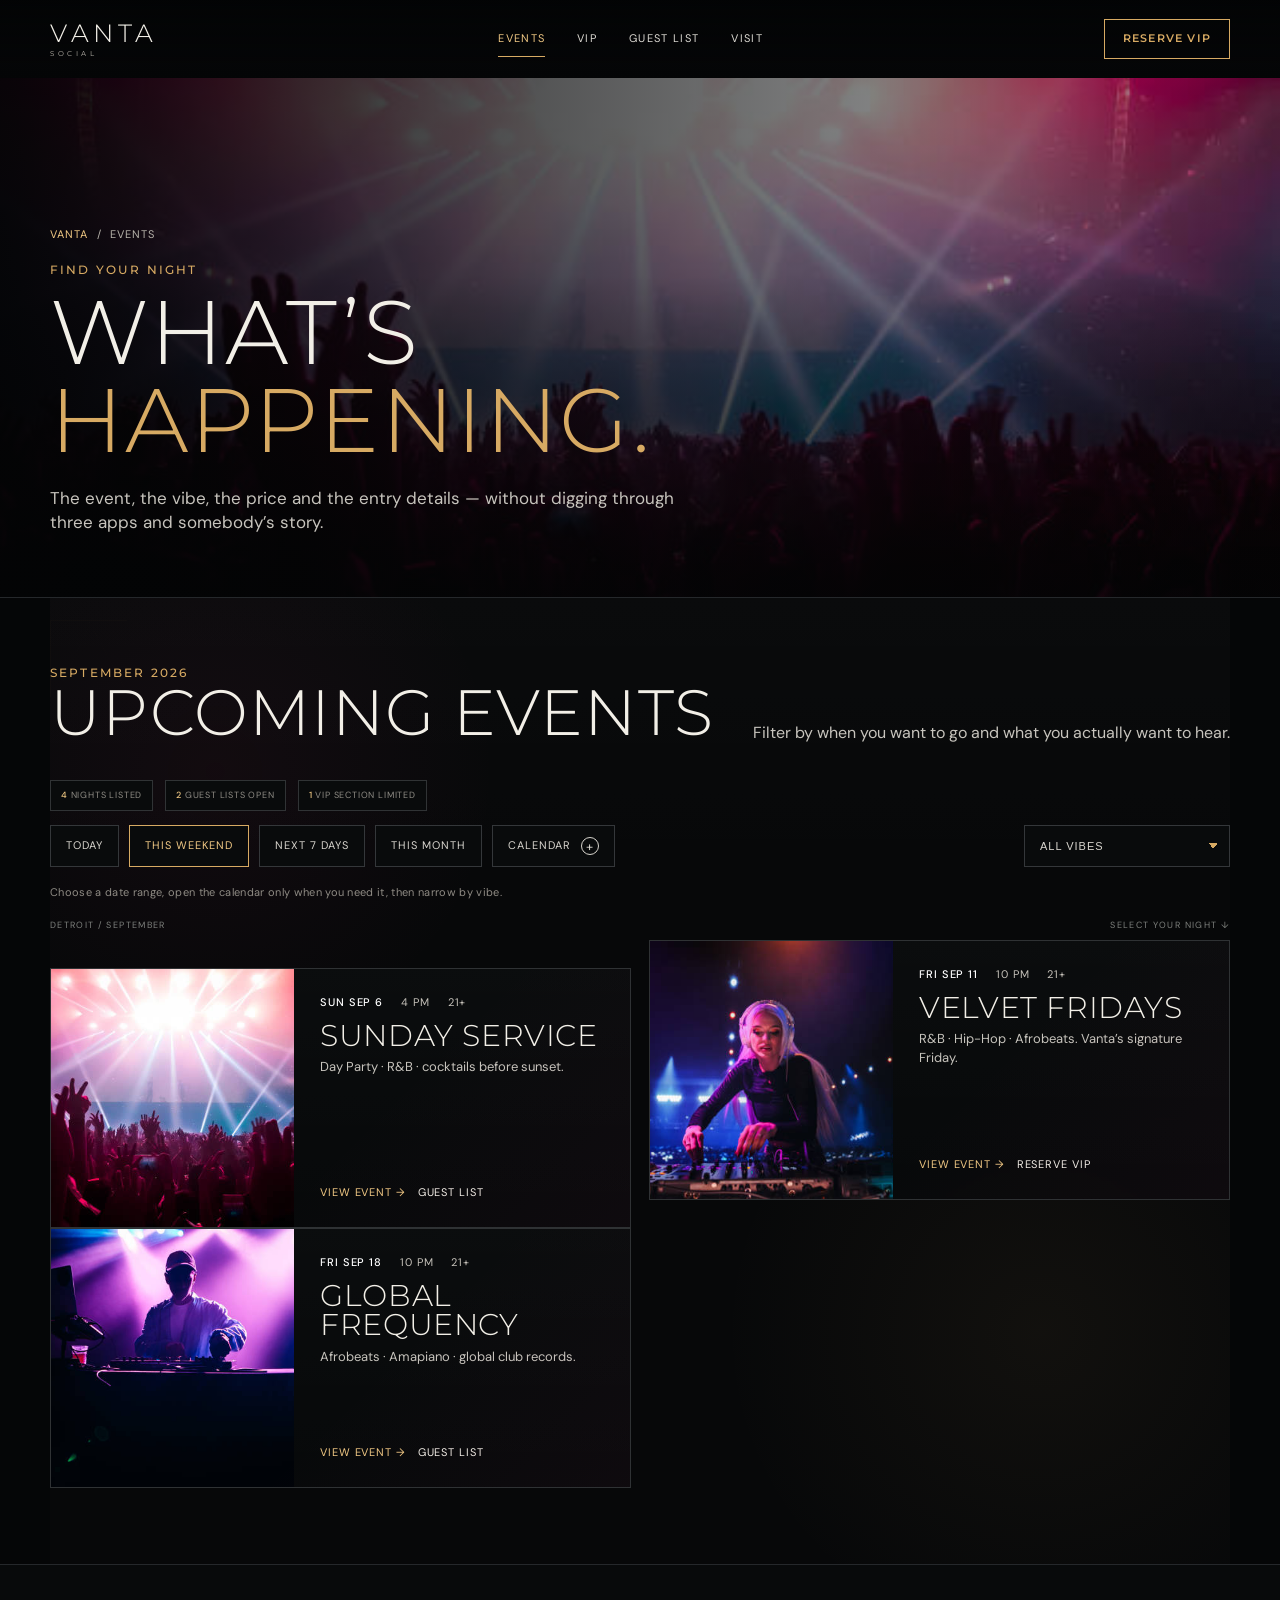
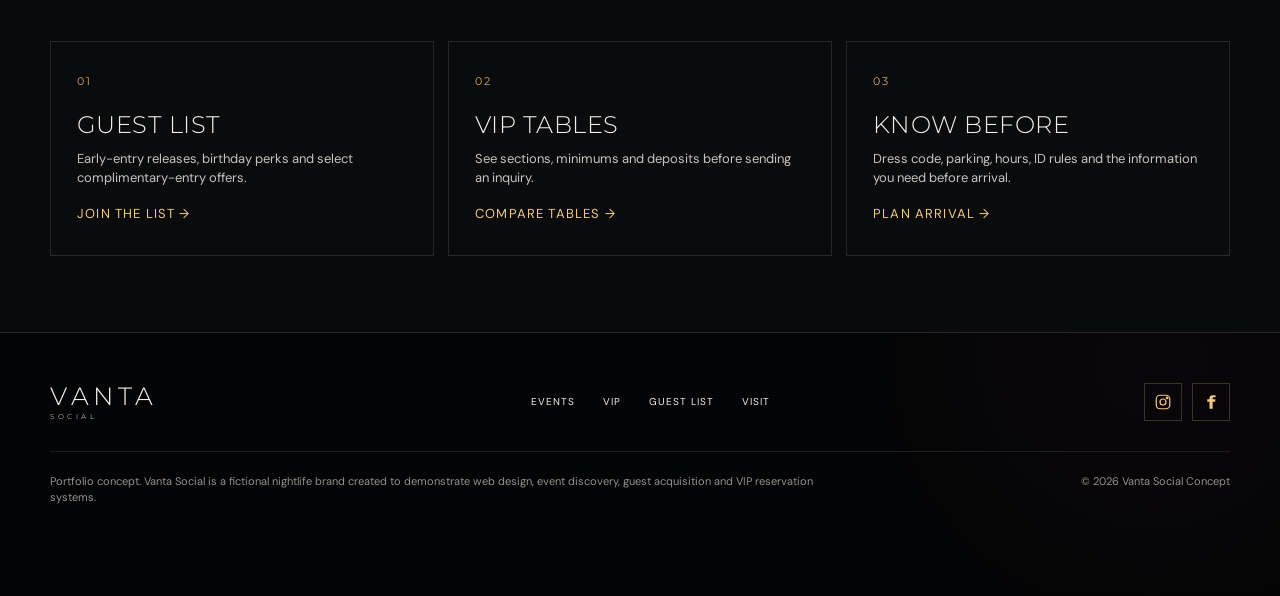
<file: events.html>
<!doctype html>
<html lang="en">
<head>
<meta charset="utf-8">
<meta name="viewport" content="width=device-width,initial-scale=1">
<meta name="theme-color" content="#050607">
<meta name="robots" content="noindex,nofollow">
<meta name="description" content="Browse fictional Vanta Social Detroit nightlife events by date and vibe.">
<title>Events — Vanta Social</title>
<link rel="preconnect" href="https://fonts.googleapis.com">
<link rel="preconnect" href="https://fonts.gstatic.com" crossorigin>
<link href="https://fonts.googleapis.com/css2?family=DM+Sans:wght@400;500;600&family=Montserrat:wght@300;400;500;600&display=swap" rel="stylesheet">
<link rel="stylesheet" href="styles.css">
<link rel="icon" href="favicon.svg" type="image/svg+xml">
</head>
<body>
<a class="skip-link" href="#main-content">Skip to content</a>
<header class="site-header scrolled" data-header>
  <a class="brand" href="index.html" aria-label="Vanta Social home">
    <span class="brand-word">VANTA</span><span class="brand-sub">SOCIAL</span>
  </a>
  <nav class="desktop-nav" aria-label="Primary"><a href="events.html" aria-current="page">Events</a>
<a href="vip.html">VIP</a>
<a href="guest-list.html">Guest List</a>
<a href="visit.html">Visit</a></nav>
  <a class="btn btn-outline header-cta" href="vip.html">Reserve VIP</a>
  <button class="menu-toggle" type="button" aria-expanded="false" aria-controls="mobile-menu" data-menu-toggle>
    <span></span><span></span><span class="sr-only">Open menu</span>
  </button>
  <div id="mobile-menu" class="mobile-menu" data-mobile-menu>
    <a href="events.html" aria-current="page">Events</a>
<a href="vip.html">VIP</a>
<a href="guest-list.html">Guest List</a>
<a href="visit.html">Visit</a>
    <a class="btn btn-gold" href="vip.html">Reserve VIP</a>
  </div>
</header>
<main id="main-content" class="page-main">
<section class="page-hero has-image">
  <img class="page-hero-image" src="event-crowd-pink.JPG" width="612" height="344" fetchpriority="high" decoding="async" alt="Crowd dancing under pink club lights">
  <div class="page-hero-shade"></div>
  <div class="page-hero-content shell">
    <div class="breadcrumb"><a href="index.html">Vanta</a><span>/</span><span>Events</span></div>
    <p class="eyebrow gold">Find Your Night</p>
    <h1>What’s <span>happening.</span></h1>
    <p class="page-hero-copy">The event, the vibe, the price and the entry details — without digging through three apps and somebody’s story.</p>
  </div>
</section>



<section class="page-section shell ambient-night-section events-listing-section">
  <div class="page-section-head">
    <div><p class="eyebrow gold">September 2026</p><h2>Upcoming Events</h2></div>
    <p>Filter by when you want to go and what you actually want to hear.</p>
  </div>
  <div class="event-availability-ribbon"><span><strong>4</strong> nights listed</span><span><strong>2</strong> guest lists open</span><span><strong>1</strong> VIP section limited</span></div>
  <div class="event-control-row">
    <div class="filter-bar" aria-label="Event date filters">
      <button class="filter-btn" type="button" data-event-filter="today">Today</button>
      <button class="filter-btn active" type="button" data-event-filter="weekend">This Weekend</button>
      <button class="filter-btn" type="button" data-event-filter="seven">Next 7 Days</button>
      <button class="filter-btn" type="button" data-event-filter="month">This Month</button>
      <button class="filter-btn calendar-toggle" type="button" data-calendar-toggle aria-expanded="false" aria-controls="event-calendar-widget">
        <span>Calendar</span><span class="calendar-toggle-icon" aria-hidden="true">+</span>
      </button>
    </div>

    <select class="select-control" aria-label="Filter by vibe" data-vibe-filter>
      <option value="all">All vibes</option>
      <option value="rnb">R&B / Hip-Hop</option>
      <option value="day">Day Party</option>
      <option value="global">Afrobeats / Amapiano</option>
      <option value="open">Open Format</option>
    </select>
  </div>
  <p class="event-filter-note">Choose a date range, open the calendar only when you need it, then narrow by vibe.</p>

  <div id="event-calendar-widget" class="calendar-drawer" data-calendar hidden>
    <div class="calendar-drawer-inner">
      <div class="calendar-toolbar">
        <button class="calendar-nav-btn" type="button" data-cal-prev aria-label="Previous month">←</button>
        <div>
          <span class="calendar-month-label" data-cal-label>September 2026</span>
          <span class="calendar-sub">Choose a date</span>
        </div>
        <button class="calendar-nav-btn" type="button" data-cal-next aria-label="Next month">→</button>
      </div>

      <div class="calendar-grid calendar-weekdays" aria-hidden="true">
        <span>Sun</span><span>Mon</span><span>Tue</span><span>Wed</span><span>Thu</span><span>Fri</span><span>Sat</span>
      </div>
      <div class="calendar-grid" data-cal-grid aria-label="Event calendar"></div>

      <div class="calendar-selection compact" aria-live="polite">
        <div>
          <p class="eyebrow gold">Selected Date</p>
          <h3 data-cal-date>September 5</h3>
        </div>
        <div class="calendar-results" data-cal-results></div>
      </div>
    </div>
  </div>
  <div class="events-poster-kicker"><span>DETROIT / SEPTEMBER</span><span>SELECT YOUR NIGHT ↓</span></div>
  <div class="discovery-grid">
    <article class="discovery-card" data-event-card data-range="today weekend seven month" data-vibe="open" data-date="2026-09-05" data-status="selling">
      <img src="event-dj-hands.JPG" width="612" height="323" loading="lazy" decoding="async" alt="DJ with hands raised">
      <div class="discovery-copy"><div class="event-date-stamp">SEP<br>05</div><span class="event-status selling">Selling Fast</span><div class="meta-row"><strong>Sat Sep 5</strong><span>10 PM</span><span>21+</span></div><h3>After Hours</h3><p>Hip-Hop · Open Format · late-night energy.</p><div class="discovery-actions"><a href="after-hours.html">View Event →</a><a href="guest-list.html">Guest List</a></div></div>
    </article>
    <article class="discovery-card" data-event-card data-range="weekend seven month" data-vibe="day">
      <img src="event-crowd-pink.JPG" width="612" height="344" loading="lazy" decoding="async" alt="Crowd at a pink-lit day party">
      <div class="discovery-copy"><div class="meta-row"><strong>Sun Sep 6</strong><span>4 PM</span><span>21+</span></div><h3>Sunday Service</h3><p>Day Party · R&B · cocktails before sunset.</p><div class="discovery-actions"><a href="sunday-service.html">View Event →</a><a href="guest-list.html">Guest List</a></div></div>
    </article>
    <article class="discovery-card" data-event-card data-range="seven month" data-vibe="rnb">
      <img src="event-dj-main.JPG" width="612" height="323" loading="lazy" decoding="async" alt="DJ performing at Vanta">
      <div class="discovery-copy"><div class="meta-row"><strong>Fri Sep 11</strong><span>10 PM</span><span>21+</span></div><h3>Velvet Fridays</h3><p>R&B · Hip-Hop · Afrobeats. Vanta’s signature Friday.</p><div class="discovery-actions"><a href="velvet-fridays.html">View Event →</a><a href="vip.html">Reserve VIP</a></div></div>
    </article>
    <article class="discovery-card" data-event-card data-range="month" data-vibe="global">
      <img src="event-dj-silhouette.JPG" width="612" height="408" loading="lazy" decoding="async" alt="DJ silhouetted against club lights">
      <div class="discovery-copy"><div class="meta-row"><strong>Fri Sep 18</strong><span>10 PM</span><span>21+</span></div><h3>Global Frequency</h3><p>Afrobeats · Amapiano · global club records.</p><div class="discovery-actions"><a href="global-frequency.html">View Event →</a><a href="guest-list.html">Guest List</a></div></div>
    </article>
  </div>
  <div class="empty-state" data-empty-state>No events match that combination yet.</div>
</section>
<section class="page-section alt">
  <div class="shell conversion-grid">
    <a class="conversion-card" href="guest-list.html"><span class="action-index">01</span><h3>Guest List</h3><p>Early-entry releases, birthday perks and select complimentary-entry offers.</p><span class="text-link">Join the list →</span></a>
    <a class="conversion-card" href="vip.html"><span class="action-index">02</span><h3>VIP Tables</h3><p>See sections, minimums and deposits before sending an inquiry.</p><span class="text-link">Compare tables →</span></a>
    <a class="conversion-card" href="visit.html"><span class="action-index">03</span><h3>Know Before</h3><p>Dress code, parking, hours, ID rules and the information you need before arrival.</p><span class="text-link">Plan arrival →</span></a>
  </div>
</section>
</main>

<footer class="site-footer">
  <div class="shell footer-top">
    <a class="brand footer-brand" href="index.html"><span class="brand-word">VANTA</span><span class="brand-sub">SOCIAL</span></a>
    <nav aria-label="Footer">
      <a href="events.html">Events</a><a href="vip.html">VIP</a><a href="guest-list.html">Guest List</a><a href="visit.html">Visit</a>
    </nav>
    <div class="socials" aria-label="Social links">
  <a class="social-icon-link" href="https://www.instagram.com/" target="_blank" rel="noopener noreferrer" aria-label="Instagram">
    <svg viewBox="0 0 24 24" aria-hidden="true"><rect x="3" y="3" width="18" height="18" rx="5"></rect><circle cx="12" cy="12" r="4"></circle><circle cx="17.5" cy="6.5" r="1"></circle></svg>
  </a>
  <a class="social-icon-link" href="https://www.facebook.com/" target="_blank" rel="noopener noreferrer" aria-label="Facebook">
    <svg viewBox="0 0 24 24" aria-hidden="true"><path d="M14.2 8.4V6.7c0-.7.5-.9 1-.9H18V3h-3.4C11.5 3 10 4.7 10 7.1v1.3H7v3.2h3V21h4.2v-9.4h3.3l.5-3.2h-3.8z"></path></svg>
  </a>
</div>
  </div>
  <div class="shell footer-bottom">
    <p>Portfolio concept. Vanta Social is a fictional nightlife brand created to demonstrate web design, event discovery, guest acquisition and VIP reservation systems.</p>
    <span>© 2026 Vanta Social Concept</span>
  </div>
</footer>
<div class="mobile-action-bar"><a href="events.html">Tickets</a><a href="vip.html">Reserve VIP</a></div>
<div class="toast" role="status" aria-live="polite" data-toast>Demo only — no information was submitted.</div>
<script src="script.js"></script>
</body></html>
</file>
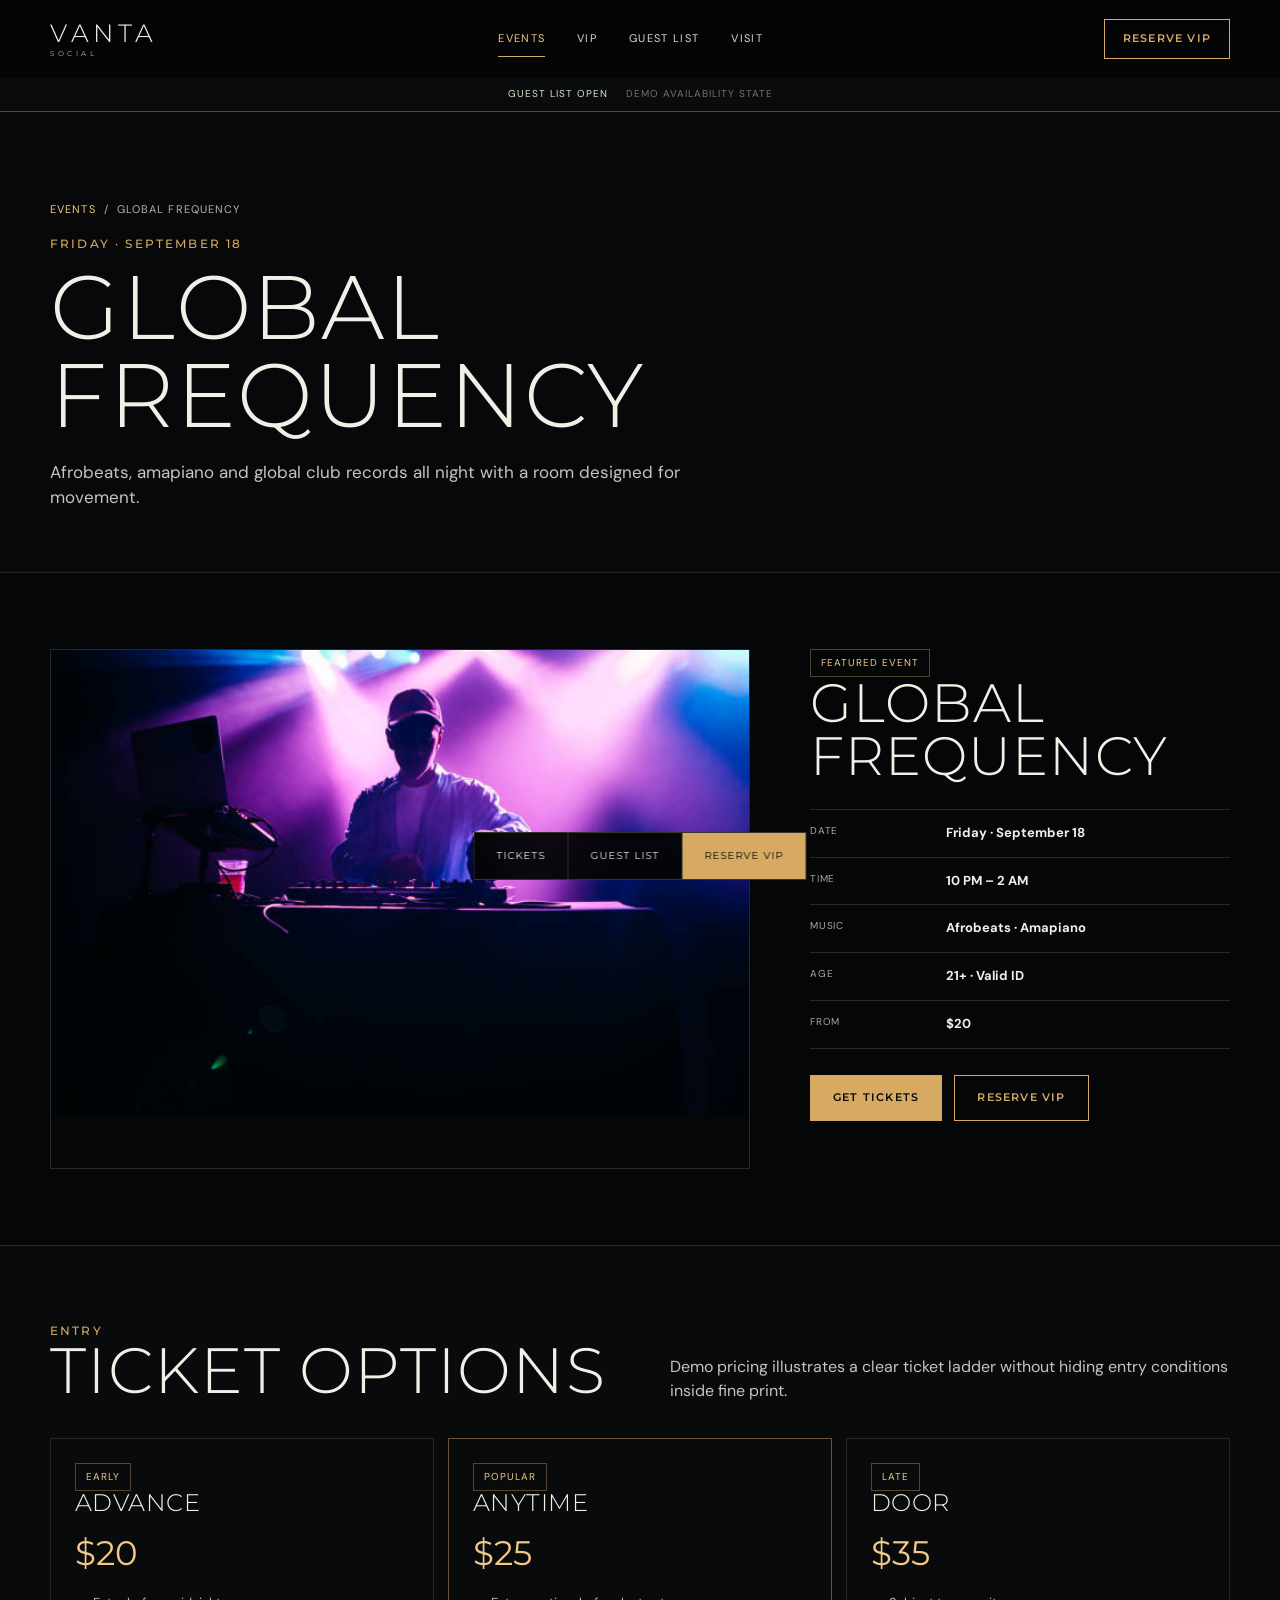
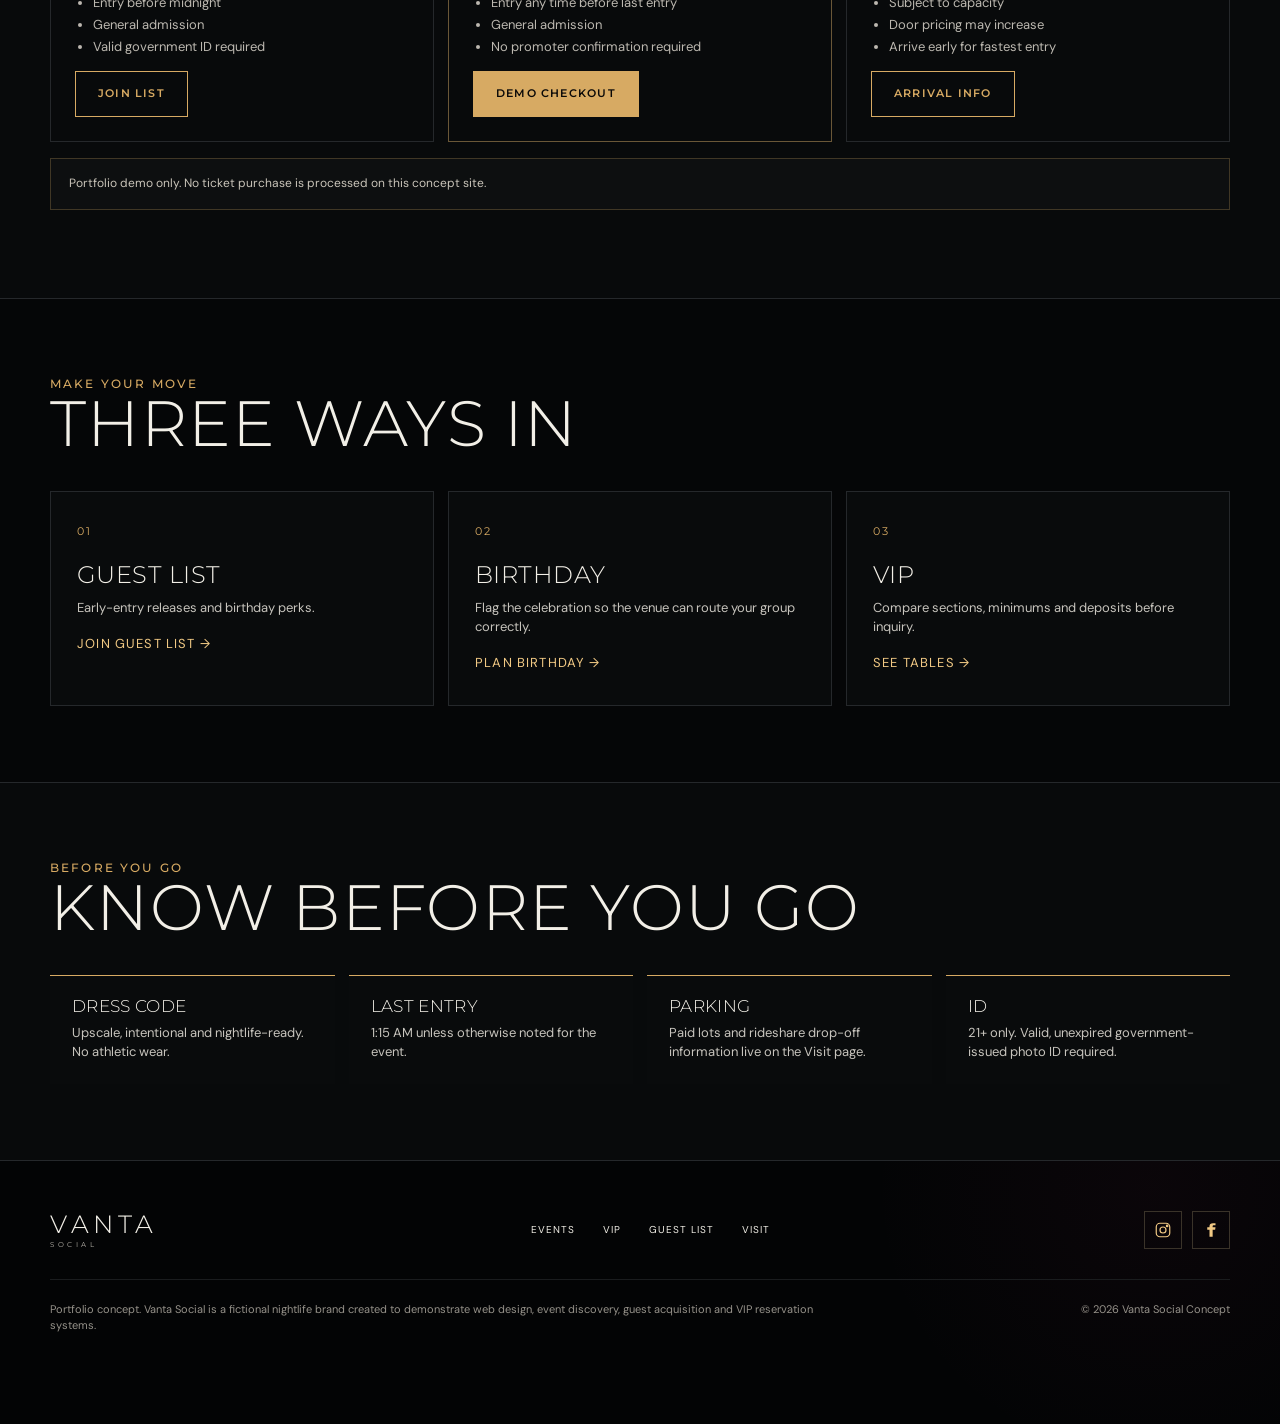
<file: global-frequency.html>
<!doctype html>
<html lang="en">
<head>
<meta charset="utf-8">
<meta name="viewport" content="width=device-width,initial-scale=1">
<meta name="theme-color" content="#050607">
<meta name="robots" content="noindex,nofollow">
<meta name="description" content="Global Frequency event detail for the fictional Vanta Social nightlife portfolio concept.">
<title>Global Frequency — Vanta Social</title>
<link rel="preconnect" href="https://fonts.googleapis.com">
<link rel="preconnect" href="https://fonts.gstatic.com" crossorigin>
<link href="https://fonts.googleapis.com/css2?family=DM+Sans:wght@400;500;600&family=Montserrat:wght@300;400;500;600&display=swap" rel="stylesheet">
<link rel="stylesheet" href="styles.css">
<script type="application/ld+json">{"@context": "https://schema.org", "@type": "Event", "name": "Global Frequency", "startDate": "2026-09-18T22:00:00-04:00", "eventStatus": "https://schema.org/EventScheduled", "eventAttendanceMode": "https://schema.org/OfflineEventAttendanceMode", "location": {"@type": "Place", "name": "Vanta Social (fictional portfolio concept)", "address": {"@type": "PostalAddress", "addressLocality": "Detroit", "addressRegion": "MI", "addressCountry": "US"}}, "offers": {"@type": "Offer", "price": "20", "priceCurrency": "USD", "availability": "https://schema.org/InStock"}, "organizer": {"@type": "Organization", "name": "Vanta Social"}}</script><link rel="icon" href="favicon.svg" type="image/svg+xml">
</head>
<body>
<a class="skip-link" href="#main-content">Skip to content</a>
<header class="site-header scrolled" data-header>
  <a class="brand" href="index.html" aria-label="Vanta Social home">
    <span class="brand-word">VANTA</span><span class="brand-sub">SOCIAL</span>
  </a>
  <nav class="desktop-nav" aria-label="Primary"><a href="events.html" aria-current="page">Events</a>
<a href="vip.html">VIP</a>
<a href="guest-list.html">Guest List</a>
<a href="visit.html">Visit</a></nav>
  <a class="btn btn-outline header-cta" href="vip.html">Reserve VIP</a>
  <button class="menu-toggle" type="button" aria-expanded="false" aria-controls="mobile-menu" data-menu-toggle>
    <span></span><span></span><span class="sr-only">Open menu</span>
  </button>
  <div id="mobile-menu" class="mobile-menu" data-mobile-menu>
    <a href="events.html" aria-current="page">Events</a>
<a href="vip.html">VIP</a>
<a href="guest-list.html">Guest List</a>
<a href="visit.html">Visit</a>
    <a class="btn btn-gold" href="vip.html">Reserve VIP</a>
  </div>
</header>
<main id="main-content" class="page-main">
<div class="event-status-banner open"><span>Guest List Open</span><span>Demo availability state</span></div>
<section class="page-hero">
  <div class="page-hero-content shell">
    <div class="breadcrumb"><a href="events.html">Events</a><span>/</span><span>Global Frequency</span></div>
    <p class="eyebrow gold">Friday · September 18</p>
    <h1>Global<br>Frequency</h1>
    <p class="page-hero-copy">Afrobeats, amapiano and global club records all night with a room designed for movement.</p>
  </div>
</section>
<section class="page-section shell">
  <div class="event-detail-grid">
    <div class="event-poster"><img src="event-dj-silhouette.JPG" width="612" height="408" fetchpriority="high" decoding="async" alt="DJ silhouetted against purple and pink lighting"></div>
    <aside class="event-summary">
      <span class="badge">Featured Event</span>
      <h2>Global Frequency</h2>
      <div class="meta-list">
        <div><span>Date</span><strong>Friday · September 18</strong></div>
        <div><span>Time</span><strong>10 PM – 2 AM</strong></div>
        <div><span>Music</span><strong>Afrobeats · Amapiano</strong></div>
        <div><span>Age</span><strong>21+ · Valid ID</strong></div>
        <div><span>From</span><strong>$20</strong></div>
      </div>
      <div class="button-row"><a class="btn btn-gold" href="#tickets">Get Tickets</a><a class="btn btn-outline" href="vip.html">Reserve VIP</a></div>
    </aside>
  </div>
</section>
<section id="tickets" class="page-section alt">
  <div class="shell">
    <div class="page-section-head"><div><p class="eyebrow gold">Entry</p><h2>Ticket Options</h2></div><p>Demo pricing illustrates a clear ticket ladder without hiding entry conditions inside fine print.</p></div>
    <div class="ticket-grid">
      <article class="ticket-card"><span class="badge">Early</span><h3>Advance</h3><div class="ticket-price">$20</div><ul><li>Entry before midnight</li><li>General admission</li><li>Valid government ID required</li></ul><a class="btn btn-outline" href="guest-list.html">Join List</a></article>
      <article class="ticket-card featured"><span class="badge">Popular</span><h3>Anytime</h3><div class="ticket-price">$25</div><ul><li>Entry any time before last entry</li><li>General admission</li><li>No promoter confirmation required</li></ul><button class="btn btn-gold" type="button" data-demo-ticket>Demo Checkout</button></article>
      <article class="ticket-card"><span class="badge">Late</span><h3>Door</h3><div class="ticket-price">$35</div><ul><li>Subject to capacity</li><li>Door pricing may increase</li><li>Arrive early for fastest entry</li></ul><a class="btn btn-outline" href="visit.html">Arrival Info</a></article>
    </div>
    <p class="notice" style="margin-top:16px">Portfolio demo only. No ticket purchase is processed on this concept site.</p>
  </div>
</section>
<section class="page-section shell">
  <div class="page-section-head"><div><p class="eyebrow gold">Make Your Move</p><h2>Three Ways In</h2></div></div>
  <div class="conversion-grid">
    <a class="conversion-card" href="guest-list.html"><span class="action-index">01</span><h3>Guest List</h3><p>Early-entry releases and birthday perks.</p><span class="text-link">Join guest list →</span></a>
    <a class="conversion-card" href="guest-list.html#birthday"><span class="action-index">02</span><h3>Birthday</h3><p>Flag the celebration so the venue can route your group correctly.</p><span class="text-link">Plan birthday →</span></a>
    <a class="conversion-card" href="vip.html"><span class="action-index">03</span><h3>VIP</h3><p>Compare sections, minimums and deposits before inquiry.</p><span class="text-link">See tables →</span></a>
  </div>
</section>
<section class="page-section alt">
  <div class="shell">
    <div class="page-section-head"><div><p class="eyebrow gold">Before You Go</p><h2>Know Before You Go</h2></div></div>
    <div class="know-grid">
      <div class="know-card"><h3>Dress Code</h3><p>Upscale, intentional and nightlife-ready. No athletic wear.</p></div>
      <div class="know-card"><h3>Last Entry</h3><p>1:15 AM unless otherwise noted for the event.</p></div>
      <div class="know-card"><h3>Parking</h3><p>Paid lots and rideshare drop-off information live on the Visit page.</p></div>
      <div class="know-card"><h3>ID</h3><p>21+ only. Valid, unexpired government-issued photo ID required.</p></div>
    </div>
  </div>
</section>
</main>
<div class="event-conversion-bar" aria-label="Event actions">
  <a href="#tickets">Tickets</a>
  <a href="guest-list.html">Guest List</a>
  <a href="vip.html">Reserve VIP</a>
</div>

<footer class="site-footer">
  <div class="shell footer-top">
    <a class="brand footer-brand" href="index.html"><span class="brand-word">VANTA</span><span class="brand-sub">SOCIAL</span></a>
    <nav aria-label="Footer">
      <a href="events.html">Events</a><a href="vip.html">VIP</a><a href="guest-list.html">Guest List</a><a href="visit.html">Visit</a>
    </nav>
    <div class="socials" aria-label="Social links">
  <a class="social-icon-link" href="https://www.instagram.com/" target="_blank" rel="noopener noreferrer" aria-label="Instagram">
    <svg viewBox="0 0 24 24" aria-hidden="true"><rect x="3" y="3" width="18" height="18" rx="5"></rect><circle cx="12" cy="12" r="4"></circle><circle cx="17.5" cy="6.5" r="1"></circle></svg>
  </a>
  <a class="social-icon-link" href="https://www.facebook.com/" target="_blank" rel="noopener noreferrer" aria-label="Facebook">
    <svg viewBox="0 0 24 24" aria-hidden="true"><path d="M14.2 8.4V6.7c0-.7.5-.9 1-.9H18V3h-3.4C11.5 3 10 4.7 10 7.1v1.3H7v3.2h3V21h4.2v-9.4h3.3l.5-3.2h-3.8z"></path></svg>
  </a>
</div>
  </div>
  <div class="shell footer-bottom">
    <p>Portfolio concept. Vanta Social is a fictional nightlife brand created to demonstrate web design, event discovery, guest acquisition and VIP reservation systems.</p>
    <span>© 2026 Vanta Social Concept</span>
  </div>
</footer>
<div class="mobile-action-bar"><a href="events.html">Tickets</a><a href="vip.html">Reserve VIP</a></div>
<div class="toast" role="status" aria-live="polite" data-toast>Demo only — no information was submitted.</div>
<script src="script.js"></script>

<script>
document.querySelectorAll('[data-demo-ticket]').forEach(btn=>btn.addEventListener('click',()=>{
  const toast=document.querySelector('[data-toast]'); toast?.classList.add('show'); setTimeout(()=>toast?.classList.remove('show'),3000);
}));
</script>
</body></html>
</file>
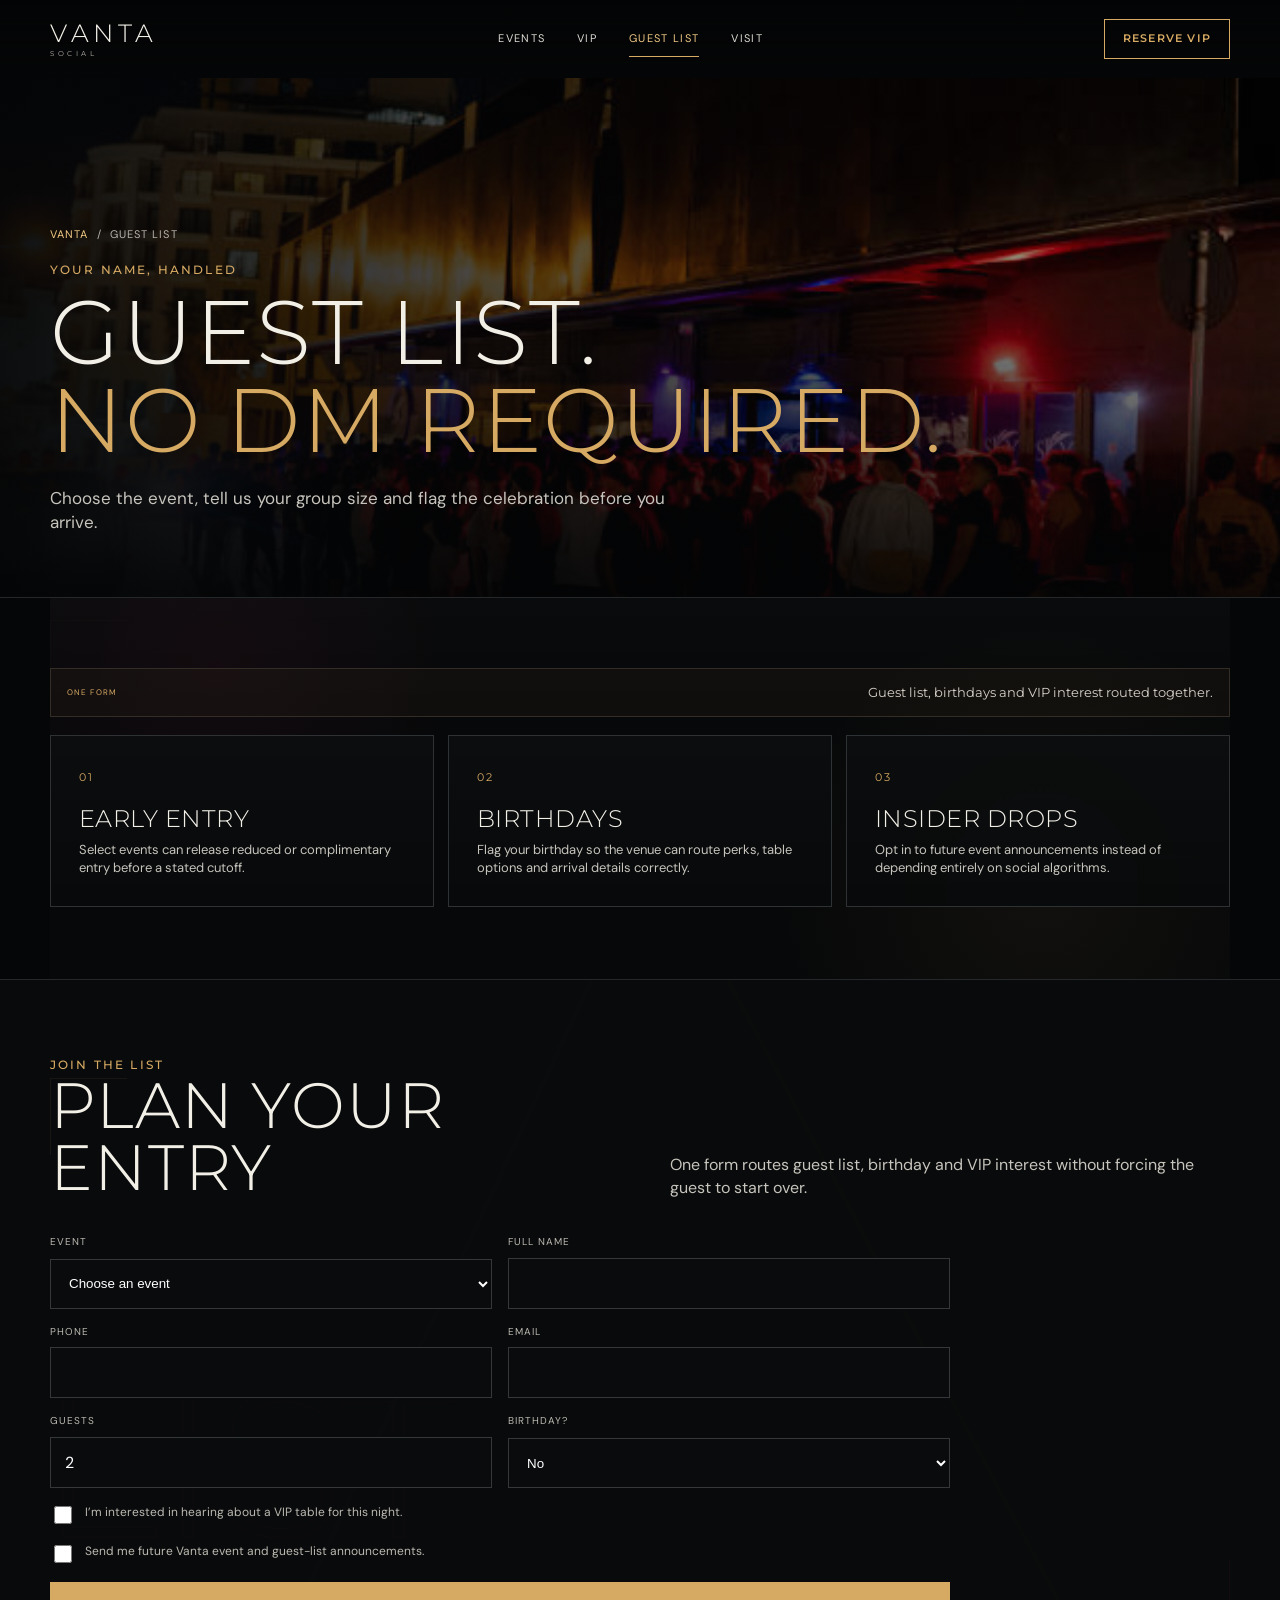
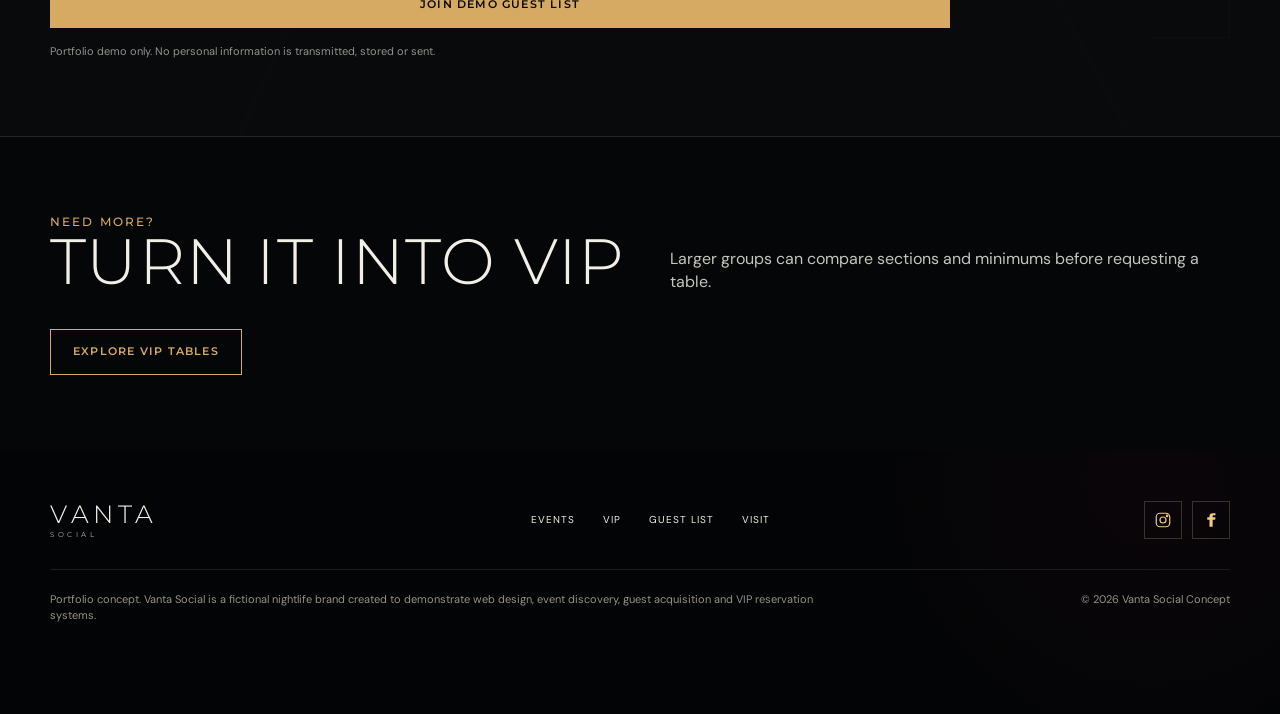
<file: guest-list.html>
<!doctype html>
<html lang="en">
<head>
<meta charset="utf-8">
<meta name="viewport" content="width=device-width,initial-scale=1">
<meta name="theme-color" content="#050607">
<meta name="robots" content="noindex,nofollow">
<meta name="description" content="Join the fictional Vanta Social guest list, birthday list and Insider audience in this portfolio concept.">
<title>Guest List — Vanta Social</title>
<link rel="preconnect" href="https://fonts.googleapis.com">
<link rel="preconnect" href="https://fonts.gstatic.com" crossorigin>
<link href="https://fonts.googleapis.com/css2?family=DM+Sans:wght@400;500;600&family=Montserrat:wght@300;400;500;600&display=swap" rel="stylesheet">
<link rel="stylesheet" href="styles.css">
<link rel="icon" href="favicon.svg" type="image/svg+xml">
</head>
<body>
<a class="skip-link" href="#main-content">Skip to content</a>
<header class="site-header scrolled" data-header>
  <a class="brand" href="index.html" aria-label="Vanta Social home">
    <span class="brand-word">VANTA</span><span class="brand-sub">SOCIAL</span>
  </a>
  <nav class="desktop-nav" aria-label="Primary"><a href="events.html">Events</a>
<a href="vip.html">VIP</a>
<a href="guest-list.html" aria-current="page">Guest List</a>
<a href="visit.html">Visit</a></nav>
  <a class="btn btn-outline header-cta" href="vip.html">Reserve VIP</a>
  <button class="menu-toggle" type="button" aria-expanded="false" aria-controls="mobile-menu" data-menu-toggle>
    <span></span><span></span><span class="sr-only">Open menu</span>
  </button>
  <div id="mobile-menu" class="mobile-menu" data-mobile-menu>
    <a href="events.html">Events</a>
<a href="vip.html">VIP</a>
<a href="guest-list.html" aria-current="page">Guest List</a>
<a href="visit.html">Visit</a>
    <a class="btn btn-gold" href="vip.html">Reserve VIP</a>
  </div>
</header>
<main id="main-content" class="page-main">
<section class="page-hero has-image">
  <img class="page-hero-image" src="hero-night-line.JPG" width="612" height="408" fetchpriority="high" decoding="async" alt="Guests lined up outside a nightlife venue">
  <div class="page-hero-shade"></div>
  <div class="page-hero-content shell">
    <div class="breadcrumb"><a href="index.html">Vanta</a><span>/</span><span>Guest List</span></div>
    <p class="eyebrow gold">Your Name, Handled</p>
    <h1>Guest list.<br><span>No DM required.</span></h1>
    <p class="page-hero-copy">Choose the event, tell us your group size and flag the celebration before you arrive.</p>
  </div>
</section>
<section class="page-section shell ambient-night-section guest-benefits-section">
  <div class="guest-list-trust"><span>ONE FORM</span><strong>Guest list, birthdays and VIP interest routed together.</strong></div>
  <div class="benefit-grid">
    <div class="benefit-card"><span class="action-index">01</span><h3>Early Entry</h3><p>Select events can release reduced or complimentary entry before a stated cutoff.</p></div>
    <div class="benefit-card" id="birthday"><span class="action-index">02</span><h3>Birthdays</h3><p>Flag your birthday so the venue can route perks, table options and arrival details correctly.</p></div>
    <div class="benefit-card"><span class="action-index">03</span><h3>Insider Drops</h3><p>Opt in to future event announcements instead of depending entirely on social algorithms.</p></div>
  </div>
</section>
<section class="page-section alt ambient-night-section guest-form-section">
  <div class="shell">
    <div class="page-section-head"><div><p class="eyebrow gold">Join the List</p><h2>Plan Your Entry</h2></div><p>One form routes guest list, birthday and VIP interest without forcing the guest to start over.</p></div>
    <div class="form-shell">
    <form class="demo-form" data-demo-form>
      <label><span>Event</span><select name="event" required><option value="">Choose an event</option><option>After Hours — Sep 5</option><option>Sunday Service — Sep 6</option><option>Velvet Fridays — Sep 11</option><option>Global Frequency — Sep 18</option></select></label>
      <label><span>Full Name</span><input type="text" name="name" autocomplete="name" required></label>
      <label><span>Phone</span><input type="tel" name="phone" autocomplete="tel" inputmode="tel" required></label>
      <label><span>Email</span><input type="email" name="email" autocomplete="email" required></label>
      <label><span>Guests</span><input type="number" name="guests" min="1" max="12" value="2" required></label>
      <label><span>Birthday?</span><select name="birthday"><option>No</option><option>Yes — celebrating mine</option><option>Yes — celebrating someone else</option></select></label>
      <label class="check-row full"><input type="checkbox" name="vip_interest"><span>I’m interested in hearing about a VIP table for this night.</span></label>
      <label class="check-row full"><input type="checkbox" name="insider"><span>Send me future Vanta event and guest-list announcements.</span></label>
      <button class="btn btn-gold full" type="submit">Join Demo Guest List</button>
      <small class="full">Portfolio demo only. No personal information is transmitted, stored or sent.</small>
    </form>
    </div>
  </div>
</section>
<section class="page-section shell">
  <div class="page-section-head"><div><p class="eyebrow gold">Need More?</p><h2>Turn It Into VIP</h2></div><p>Larger groups can compare sections and minimums before requesting a table.</p></div>
  <a class="btn btn-outline" href="vip.html">Explore VIP Tables</a>
</section>
</main>

<footer class="site-footer">
  <div class="shell footer-top">
    <a class="brand footer-brand" href="index.html"><span class="brand-word">VANTA</span><span class="brand-sub">SOCIAL</span></a>
    <nav aria-label="Footer">
      <a href="events.html">Events</a><a href="vip.html">VIP</a><a href="guest-list.html">Guest List</a><a href="visit.html">Visit</a>
    </nav>
    <div class="socials" aria-label="Social links">
  <a class="social-icon-link" href="https://www.instagram.com/" target="_blank" rel="noopener noreferrer" aria-label="Instagram">
    <svg viewBox="0 0 24 24" aria-hidden="true"><rect x="3" y="3" width="18" height="18" rx="5"></rect><circle cx="12" cy="12" r="4"></circle><circle cx="17.5" cy="6.5" r="1"></circle></svg>
  </a>
  <a class="social-icon-link" href="https://www.facebook.com/" target="_blank" rel="noopener noreferrer" aria-label="Facebook">
    <svg viewBox="0 0 24 24" aria-hidden="true"><path d="M14.2 8.4V6.7c0-.7.5-.9 1-.9H18V3h-3.4C11.5 3 10 4.7 10 7.1v1.3H7v3.2h3V21h4.2v-9.4h3.3l.5-3.2h-3.8z"></path></svg>
  </a>
</div>
  </div>
  <div class="shell footer-bottom">
    <p>Portfolio concept. Vanta Social is a fictional nightlife brand created to demonstrate web design, event discovery, guest acquisition and VIP reservation systems.</p>
    <span>© 2026 Vanta Social Concept</span>
  </div>
</footer>
<div class="mobile-action-bar"><a href="events.html">Tickets</a><a href="vip.html">Reserve VIP</a></div>
<div class="toast" role="status" aria-live="polite" data-toast>Demo only — no information was submitted.</div>
<script src="script.js"></script>
</body></html>
</file>
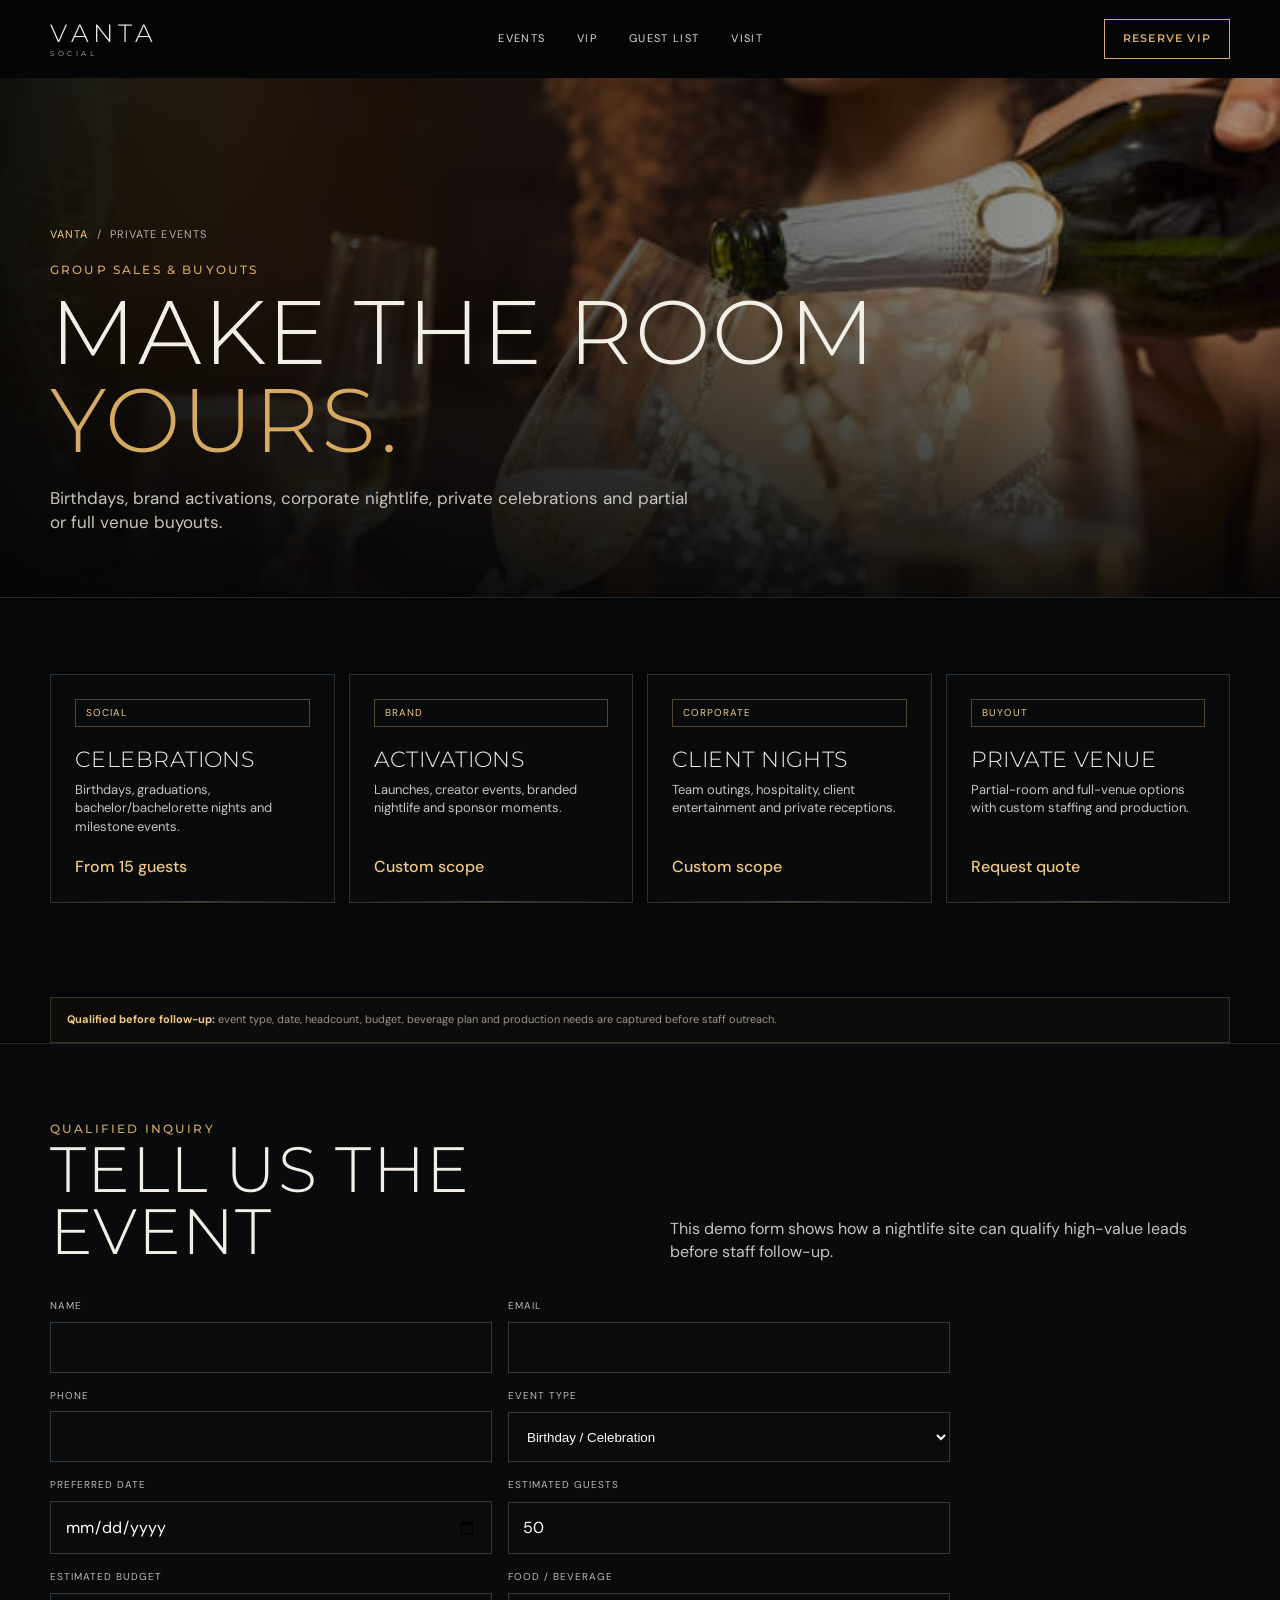
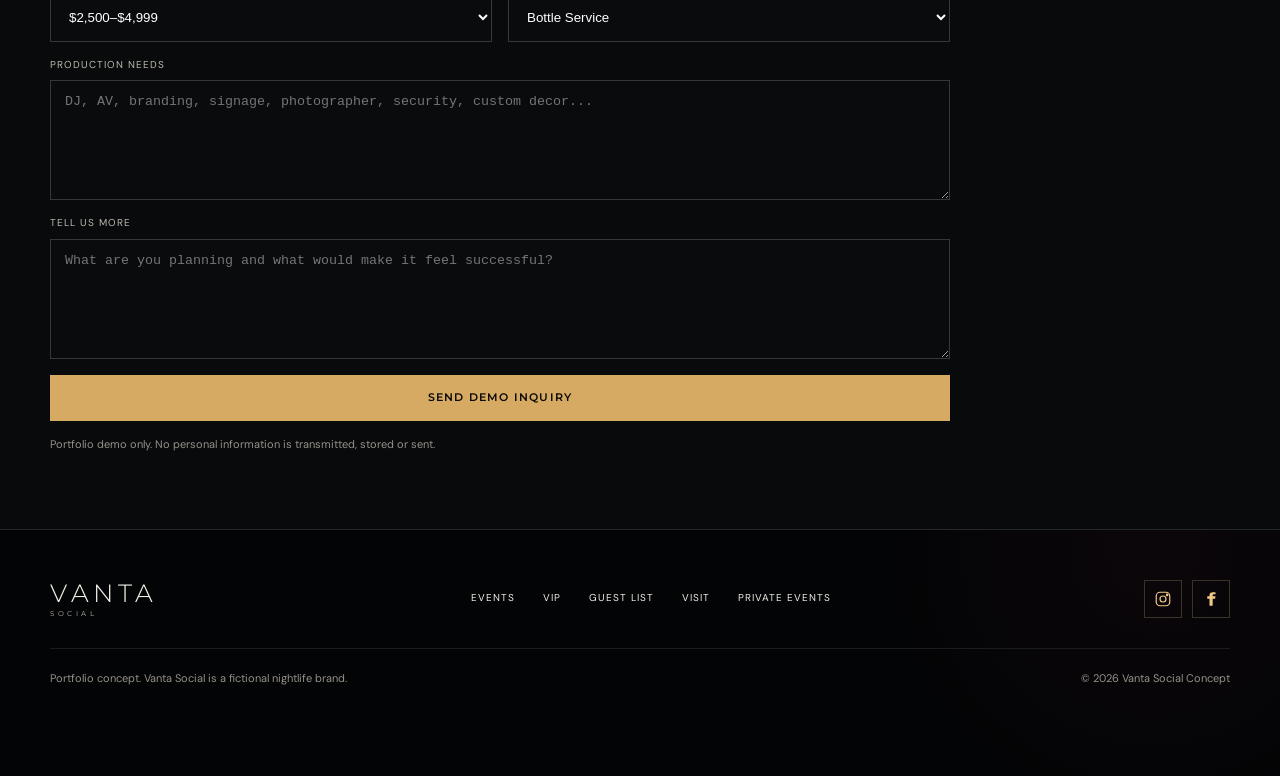
<file: private-events.html>
<!doctype html>
<html lang="en">
<head>
<meta charset="utf-8">
<meta name="viewport" content="width=device-width,initial-scale=1">
<meta name="theme-color" content="#050607">
<meta name="robots" content="noindex,nofollow">
<meta name="description" content="Private events inquiry demo for the fictional Vanta Social nightlife portfolio concept.">
<title>Private Events — Vanta Social</title>
<link rel="preconnect" href="https://fonts.googleapis.com">
<link rel="preconnect" href="https://fonts.gstatic.com" crossorigin>
<link href="https://fonts.googleapis.com/css2?family=DM+Sans:wght@400;500;600&family=Montserrat:wght@300;400;500;600&display=swap" rel="stylesheet">
<link rel="stylesheet" href="styles.css">
<link rel="icon" href="favicon.svg" type="image/svg+xml">
</head>
<body>
<a class="skip-link" href="#main-content">Skip to content</a>
<header class="site-header scrolled" data-header>
  <a class="brand" href="index.html" aria-label="Vanta Social home"><span class="brand-word">VANTA</span><span class="brand-sub">SOCIAL</span></a>
  <nav class="desktop-nav" aria-label="Primary">
    <a href="events.html">Events</a><a href="vip.html">VIP</a><a href="guest-list.html">Guest List</a><a href="visit.html">Visit</a>
  </nav>
  <a class="btn btn-outline header-cta" href="vip.html">Reserve VIP</a>
  <button class="menu-toggle" type="button" aria-expanded="false" aria-controls="mobile-menu" data-menu-toggle><span></span><span></span><span class="sr-only">Open menu</span></button>
  <div id="mobile-menu" class="mobile-menu" data-mobile-menu>
    <a href="events.html">Events</a><a href="vip.html">VIP</a><a href="guest-list.html">Guest List</a><a href="visit.html">Visit</a><a class="btn btn-gold" href="vip.html">Reserve VIP</a>
  </div>
</header>

<main id="main-content" class="page-main">
<section class="page-hero has-image">
  <img class="page-hero-image" src="vip-champagne-guests.JPG" width="612" height="406" fetchpriority="high" decoding="async" alt="Champagne service during a private celebration">
  <div class="page-hero-shade"></div>
  <div class="page-hero-content shell">
    <div class="breadcrumb"><a href="index.html">Vanta</a><span>/</span><span>Private Events</span></div>
    <p class="eyebrow gold">Group Sales & Buyouts</p>
    <h1>Make the room<br><span>yours.</span></h1>
    <p class="page-hero-copy">Birthdays, brand activations, corporate nightlife, private celebrations and partial or full venue buyouts.</p>
  </div>
</section>

<section class="page-section shell">
  <div class="premium-grid">
    <article class="premium-card"><span class="badge">Social</span><h3>Celebrations</h3><p>Birthdays, graduations, bachelor/bachelorette nights and milestone events.</p><strong>From 15 guests</strong></article>
    <article class="premium-card"><span class="badge">Brand</span><h3>Activations</h3><p>Launches, creator events, branded nightlife and sponsor moments.</p><strong>Custom scope</strong></article>
    <article class="premium-card"><span class="badge">Corporate</span><h3>Client Nights</h3><p>Team outings, hospitality, client entertainment and private receptions.</p><strong>Custom scope</strong></article>
    <article class="premium-card"><span class="badge">Buyout</span><h3>Private Venue</h3><p>Partial-room and full-venue options with custom staffing and production.</p><strong>Request quote</strong></article>
  </div>
</section>

<div class="shell private-sales-note"><strong>Qualified before follow-up:</strong> event type, date, headcount, budget, beverage plan and production needs are captured before staff outreach.</div>
<section class="page-section alt">
  <div class="shell">
    <div class="page-section-head"><div><p class="eyebrow gold">Qualified Inquiry</p><h2>Tell Us The Event</h2></div><p>This demo form shows how a nightlife site can qualify high-value leads before staff follow-up.</p></div>
    <div class="form-shell">
      <form class="demo-form" data-demo-form>
        <label><span>Name</span><input type="text" name="name" autocomplete="name" required></label>
        <label><span>Email</span><input type="email" name="email" autocomplete="email" required></label>
        <label><span>Phone</span><input type="tel" name="phone" autocomplete="tel" required></label>
        <label><span>Event Type</span><select name="event_type" required><option>Birthday / Celebration</option><option>Brand Activation</option><option>Corporate / Client Event</option><option>Partial Buyout</option><option>Full Venue Buyout</option><option>Other</option></select></label>
        <label><span>Preferred Date</span><input type="date" name="date" required></label>
        <label><span>Estimated Guests</span><input type="number" name="guests" min="10" max="500" value="50" required></label>
        <label><span>Estimated Budget</span><select name="budget"><option>$2,500–$4,999</option><option>$5,000–$9,999</option><option>$10,000–$24,999</option><option>$25,000+</option></select></label>
        <label><span>Food / Beverage</span><select name="fb"><option>Bottle Service</option><option>Hosted Bar</option><option>Cash Bar</option><option>Custom Package</option></select></label>
        <label class="full"><span>Production Needs</span><textarea name="production" placeholder="DJ, AV, branding, signage, photographer, security, custom decor..."></textarea></label>
        <label class="full"><span>Tell Us More</span><textarea name="notes" placeholder="What are you planning and what would make it feel successful?"></textarea></label>
        <button class="btn btn-gold full" type="submit">Send Demo Inquiry</button>
        <small class="full">Portfolio demo only. No personal information is transmitted, stored or sent.</small>
      </form>
    </div>
  </div>
</section>
</main>

<footer class="site-footer">
  <div class="shell footer-top">
    <a class="brand footer-brand" href="index.html"><span class="brand-word">VANTA</span><span class="brand-sub">SOCIAL</span></a>
    <nav aria-label="Footer"><a href="events.html">Events</a><a href="vip.html">VIP</a><a href="guest-list.html">Guest List</a><a href="visit.html">Visit</a><a href="private-events.html">Private Events</a></nav>
    <div class="socials" aria-label="Social links">
  <a class="social-icon-link" href="https://www.instagram.com/" target="_blank" rel="noopener noreferrer" aria-label="Instagram">
    <svg viewBox="0 0 24 24" aria-hidden="true"><rect x="3" y="3" width="18" height="18" rx="5"></rect><circle cx="12" cy="12" r="4"></circle><circle cx="17.5" cy="6.5" r="1"></circle></svg>
  </a>
  <a class="social-icon-link" href="https://www.facebook.com/" target="_blank" rel="noopener noreferrer" aria-label="Facebook">
    <svg viewBox="0 0 24 24" aria-hidden="true"><path d="M14.2 8.4V6.7c0-.7.5-.9 1-.9H18V3h-3.4C11.5 3 10 4.7 10 7.1v1.3H7v3.2h3V21h4.2v-9.4h3.3l.5-3.2h-3.8z"></path></svg>
  </a>
</div>
  </div>
  <div class="shell footer-bottom"><p>Portfolio concept. Vanta Social is a fictional nightlife brand.</p><span>© 2026 Vanta Social Concept</span></div>
</footer>
<div class="mobile-action-bar"><a href="events.html">Tickets</a><a href="vip.html">Reserve VIP</a></div>
<div class="toast" role="status" aria-live="polite" data-toast>Demo only — no information was submitted.</div>
<script src="script.js"></script>
</body></html>
</file>
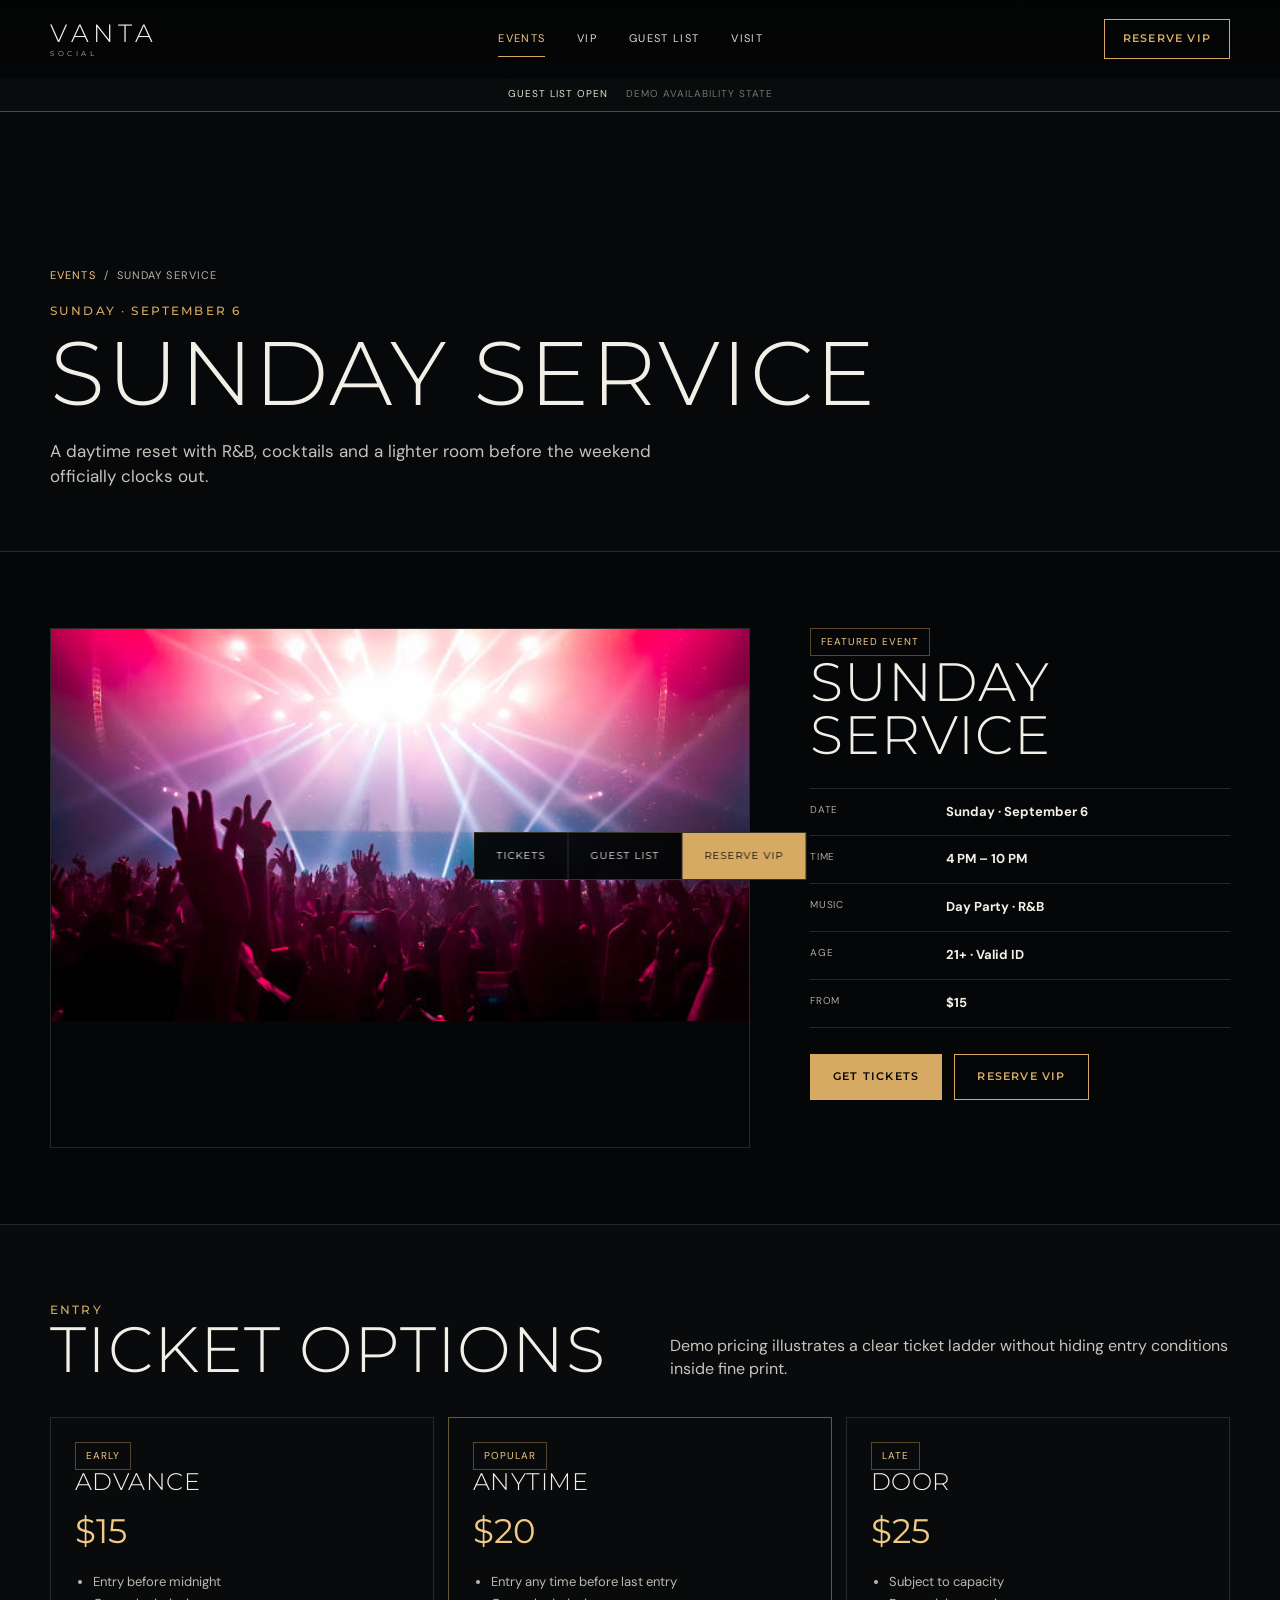
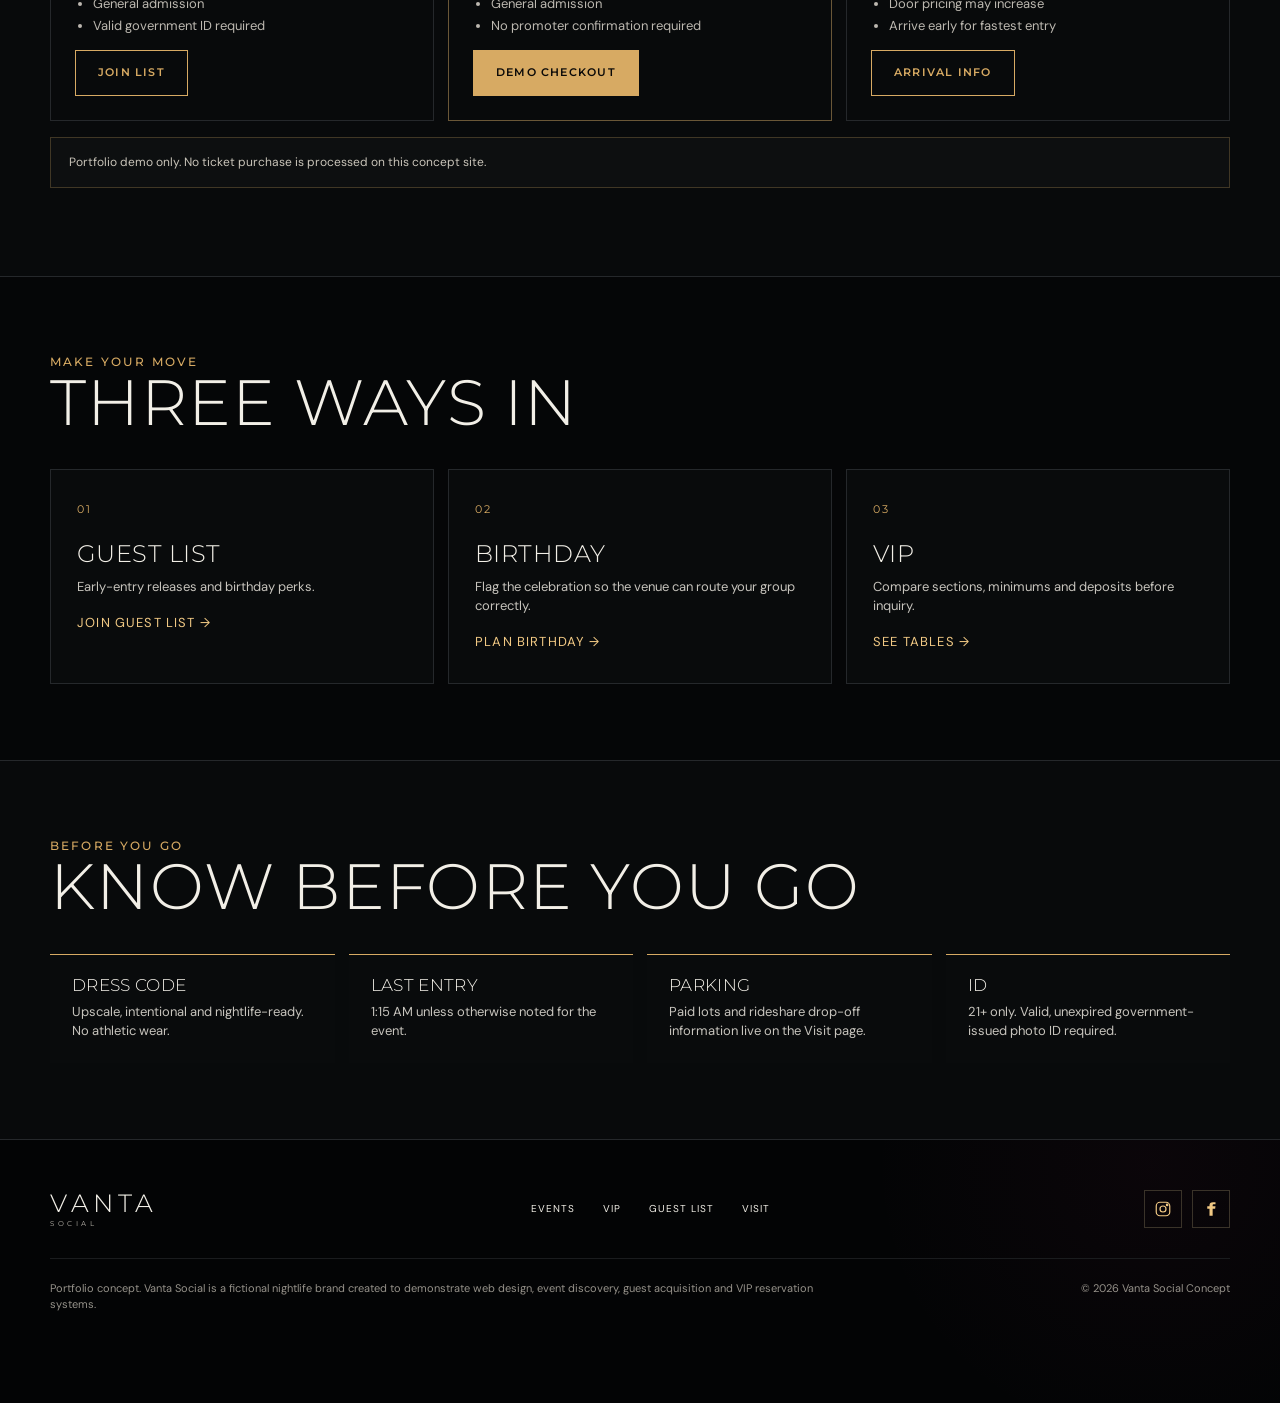
<file: sunday-service.html>
<!doctype html>
<html lang="en">
<head>
<meta charset="utf-8">
<meta name="viewport" content="width=device-width,initial-scale=1">
<meta name="theme-color" content="#050607">
<meta name="robots" content="noindex,nofollow">
<meta name="description" content="Sunday Service event detail for the fictional Vanta Social nightlife portfolio concept.">
<title>Sunday Service — Vanta Social</title>
<link rel="preconnect" href="https://fonts.googleapis.com">
<link rel="preconnect" href="https://fonts.gstatic.com" crossorigin>
<link href="https://fonts.googleapis.com/css2?family=DM+Sans:wght@400;500;600&family=Montserrat:wght@300;400;500;600&display=swap" rel="stylesheet">
<link rel="stylesheet" href="styles.css">
<script type="application/ld+json">{"@context": "https://schema.org", "@type": "Event", "name": "Sunday Service", "startDate": "2026-09-06T16:00:00-04:00", "eventStatus": "https://schema.org/EventScheduled", "eventAttendanceMode": "https://schema.org/OfflineEventAttendanceMode", "location": {"@type": "Place", "name": "Vanta Social (fictional portfolio concept)", "address": {"@type": "PostalAddress", "addressLocality": "Detroit", "addressRegion": "MI", "addressCountry": "US"}}, "offers": {"@type": "Offer", "price": "15", "priceCurrency": "USD", "availability": "https://schema.org/InStock"}, "organizer": {"@type": "Organization", "name": "Vanta Social"}}</script><link rel="icon" href="favicon.svg" type="image/svg+xml">
</head>
<body>
<a class="skip-link" href="#main-content">Skip to content</a>
<header class="site-header scrolled" data-header>
  <a class="brand" href="index.html" aria-label="Vanta Social home">
    <span class="brand-word">VANTA</span><span class="brand-sub">SOCIAL</span>
  </a>
  <nav class="desktop-nav" aria-label="Primary"><a href="events.html" aria-current="page">Events</a>
<a href="vip.html">VIP</a>
<a href="guest-list.html">Guest List</a>
<a href="visit.html">Visit</a></nav>
  <a class="btn btn-outline header-cta" href="vip.html">Reserve VIP</a>
  <button class="menu-toggle" type="button" aria-expanded="false" aria-controls="mobile-menu" data-menu-toggle>
    <span></span><span></span><span class="sr-only">Open menu</span>
  </button>
  <div id="mobile-menu" class="mobile-menu" data-mobile-menu>
    <a href="events.html" aria-current="page">Events</a>
<a href="vip.html">VIP</a>
<a href="guest-list.html">Guest List</a>
<a href="visit.html">Visit</a>
    <a class="btn btn-gold" href="vip.html">Reserve VIP</a>
  </div>
</header>
<main id="main-content" class="page-main">
<div class="event-status-banner open"><span>Guest List Open</span><span>Demo availability state</span></div>
<section class="page-hero">
  <div class="page-hero-content shell">
    <div class="breadcrumb"><a href="events.html">Events</a><span>/</span><span>Sunday Service</span></div>
    <p class="eyebrow gold">Sunday · September 6</p>
    <h1>Sunday Service</h1>
    <p class="page-hero-copy">A daytime reset with R&B, cocktails and a lighter room before the weekend officially clocks out.</p>
  </div>
</section>
<section class="page-section shell">
  <div class="event-detail-grid">
    <div class="event-poster"><img src="event-crowd-pink.JPG" width="612" height="408" fetchpriority="high" decoding="async" alt="Crowd dancing under pink lighting"></div>
    <aside class="event-summary">
      <span class="badge">Featured Event</span>
      <h2>Sunday Service</h2>
      <div class="meta-list">
        <div><span>Date</span><strong>Sunday · September 6</strong></div>
        <div><span>Time</span><strong>4 PM – 10 PM</strong></div>
        <div><span>Music</span><strong>Day Party · R&B</strong></div>
        <div><span>Age</span><strong>21+ · Valid ID</strong></div>
        <div><span>From</span><strong>$15</strong></div>
      </div>
      <div class="button-row"><a class="btn btn-gold" href="#tickets">Get Tickets</a><a class="btn btn-outline" href="vip.html">Reserve VIP</a></div>
    </aside>
  </div>
</section>
<section id="tickets" class="page-section alt">
  <div class="shell">
    <div class="page-section-head"><div><p class="eyebrow gold">Entry</p><h2>Ticket Options</h2></div><p>Demo pricing illustrates a clear ticket ladder without hiding entry conditions inside fine print.</p></div>
    <div class="ticket-grid">
      <article class="ticket-card"><span class="badge">Early</span><h3>Advance</h3><div class="ticket-price">$15</div><ul><li>Entry before midnight</li><li>General admission</li><li>Valid government ID required</li></ul><a class="btn btn-outline" href="guest-list.html">Join List</a></article>
      <article class="ticket-card featured"><span class="badge">Popular</span><h3>Anytime</h3><div class="ticket-price">$20</div><ul><li>Entry any time before last entry</li><li>General admission</li><li>No promoter confirmation required</li></ul><button class="btn btn-gold" type="button" data-demo-ticket>Demo Checkout</button></article>
      <article class="ticket-card"><span class="badge">Late</span><h3>Door</h3><div class="ticket-price">$25</div><ul><li>Subject to capacity</li><li>Door pricing may increase</li><li>Arrive early for fastest entry</li></ul><a class="btn btn-outline" href="visit.html">Arrival Info</a></article>
    </div>
    <p class="notice" style="margin-top:16px">Portfolio demo only. No ticket purchase is processed on this concept site.</p>
  </div>
</section>
<section class="page-section shell">
  <div class="page-section-head"><div><p class="eyebrow gold">Make Your Move</p><h2>Three Ways In</h2></div></div>
  <div class="conversion-grid">
    <a class="conversion-card" href="guest-list.html"><span class="action-index">01</span><h3>Guest List</h3><p>Early-entry releases and birthday perks.</p><span class="text-link">Join guest list →</span></a>
    <a class="conversion-card" href="guest-list.html#birthday"><span class="action-index">02</span><h3>Birthday</h3><p>Flag the celebration so the venue can route your group correctly.</p><span class="text-link">Plan birthday →</span></a>
    <a class="conversion-card" href="vip.html"><span class="action-index">03</span><h3>VIP</h3><p>Compare sections, minimums and deposits before inquiry.</p><span class="text-link">See tables →</span></a>
  </div>
</section>
<section class="page-section alt">
  <div class="shell">
    <div class="page-section-head"><div><p class="eyebrow gold">Before You Go</p><h2>Know Before You Go</h2></div></div>
    <div class="know-grid">
      <div class="know-card"><h3>Dress Code</h3><p>Upscale, intentional and nightlife-ready. No athletic wear.</p></div>
      <div class="know-card"><h3>Last Entry</h3><p>1:15 AM unless otherwise noted for the event.</p></div>
      <div class="know-card"><h3>Parking</h3><p>Paid lots and rideshare drop-off information live on the Visit page.</p></div>
      <div class="know-card"><h3>ID</h3><p>21+ only. Valid, unexpired government-issued photo ID required.</p></div>
    </div>
  </div>
</section>
</main>
<div class="event-conversion-bar" aria-label="Event actions">
  <a href="#tickets">Tickets</a>
  <a href="guest-list.html">Guest List</a>
  <a href="vip.html">Reserve VIP</a>
</div>

<footer class="site-footer">
  <div class="shell footer-top">
    <a class="brand footer-brand" href="index.html"><span class="brand-word">VANTA</span><span class="brand-sub">SOCIAL</span></a>
    <nav aria-label="Footer">
      <a href="events.html">Events</a><a href="vip.html">VIP</a><a href="guest-list.html">Guest List</a><a href="visit.html">Visit</a>
    </nav>
    <div class="socials" aria-label="Social links">
  <a class="social-icon-link" href="https://www.instagram.com/" target="_blank" rel="noopener noreferrer" aria-label="Instagram">
    <svg viewBox="0 0 24 24" aria-hidden="true"><rect x="3" y="3" width="18" height="18" rx="5"></rect><circle cx="12" cy="12" r="4"></circle><circle cx="17.5" cy="6.5" r="1"></circle></svg>
  </a>
  <a class="social-icon-link" href="https://www.facebook.com/" target="_blank" rel="noopener noreferrer" aria-label="Facebook">
    <svg viewBox="0 0 24 24" aria-hidden="true"><path d="M14.2 8.4V6.7c0-.7.5-.9 1-.9H18V3h-3.4C11.5 3 10 4.7 10 7.1v1.3H7v3.2h3V21h4.2v-9.4h3.3l.5-3.2h-3.8z"></path></svg>
  </a>
</div>
  </div>
  <div class="shell footer-bottom">
    <p>Portfolio concept. Vanta Social is a fictional nightlife brand created to demonstrate web design, event discovery, guest acquisition and VIP reservation systems.</p>
    <span>© 2026 Vanta Social Concept</span>
  </div>
</footer>
<div class="mobile-action-bar"><a href="events.html">Tickets</a><a href="vip.html">Reserve VIP</a></div>
<div class="toast" role="status" aria-live="polite" data-toast>Demo only — no information was submitted.</div>
<script src="script.js"></script>

<script>
document.querySelectorAll('[data-demo-ticket]').forEach(btn=>btn.addEventListener('click',()=>{
  const toast=document.querySelector('[data-toast]'); toast?.classList.add('show'); setTimeout(()=>toast?.classList.remove('show'),3000);
}));
</script>
</body></html>
</file>
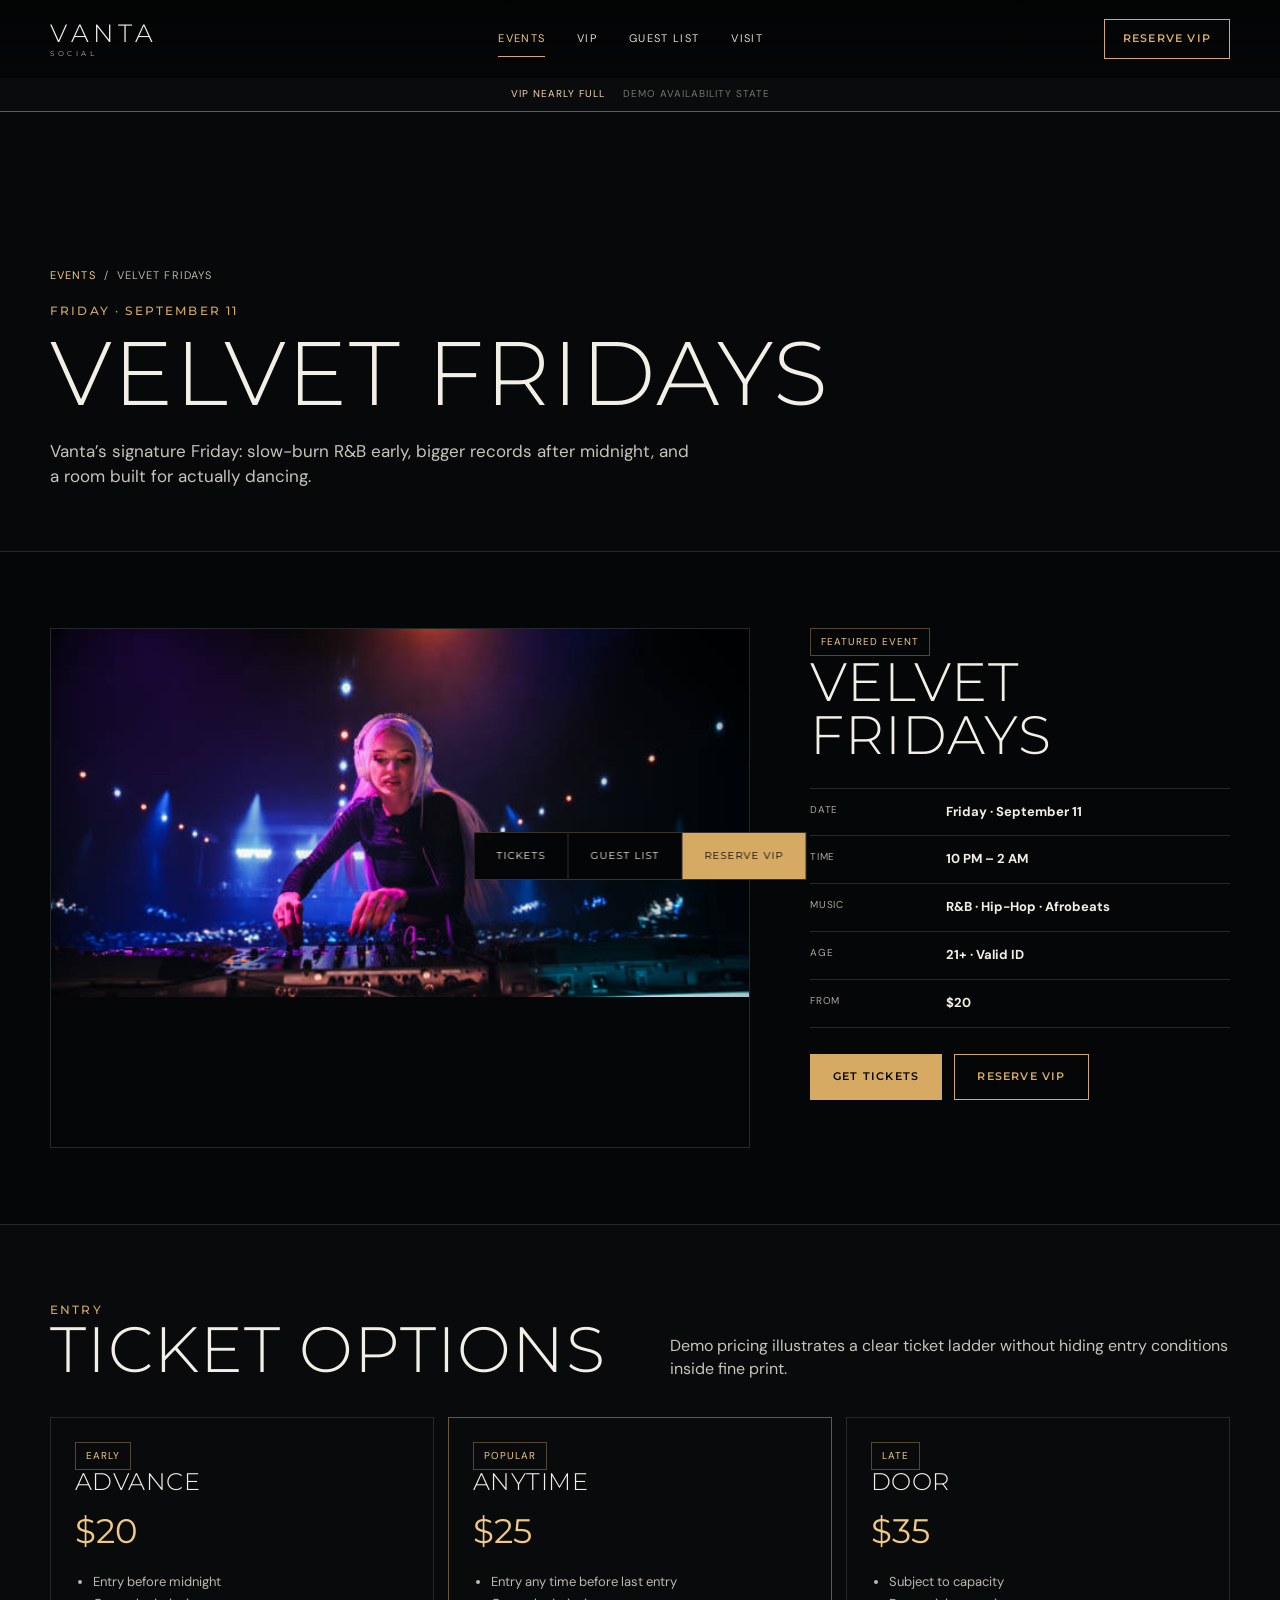
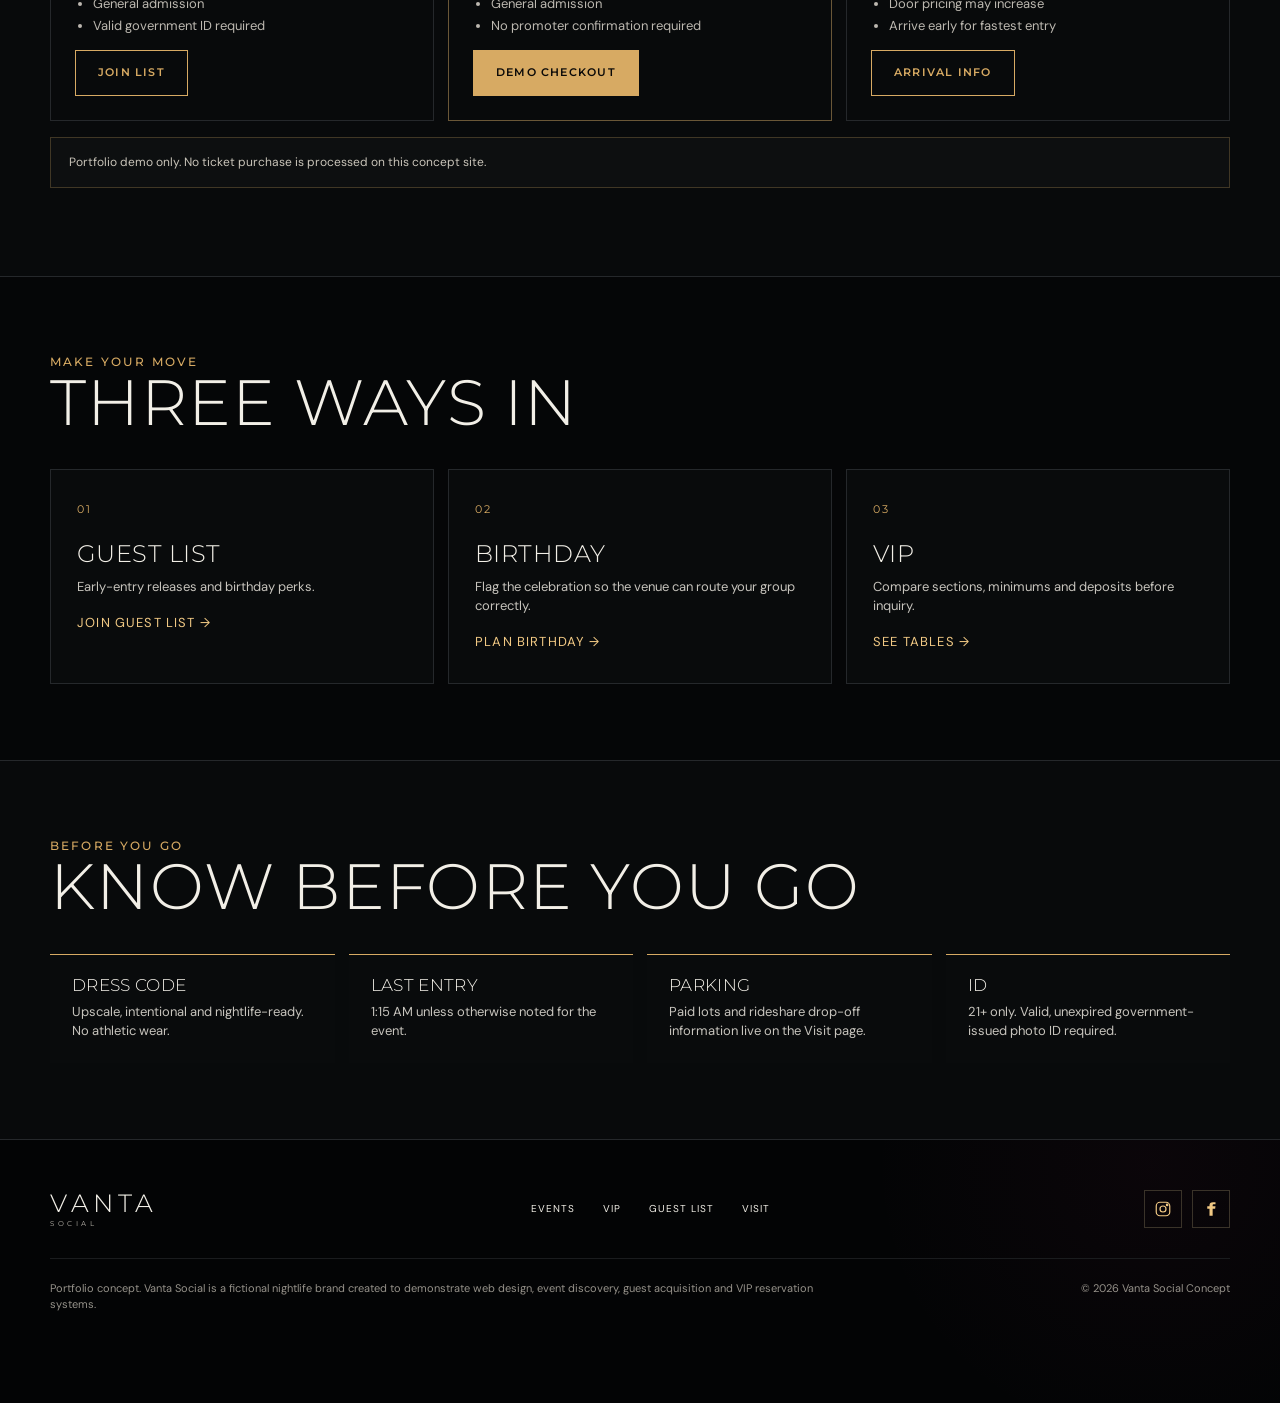
<file: velvet-fridays.html>
<!doctype html>
<html lang="en">
<head>
<meta charset="utf-8">
<meta name="viewport" content="width=device-width,initial-scale=1">
<meta name="theme-color" content="#050607">
<meta name="robots" content="noindex,nofollow">
<meta name="description" content="Velvet Fridays event detail for the fictional Vanta Social nightlife portfolio concept.">
<title>Velvet Fridays — Vanta Social</title>
<link rel="preconnect" href="https://fonts.googleapis.com">
<link rel="preconnect" href="https://fonts.gstatic.com" crossorigin>
<link href="https://fonts.googleapis.com/css2?family=DM+Sans:wght@400;500;600&family=Montserrat:wght@300;400;500;600&display=swap" rel="stylesheet">
<link rel="stylesheet" href="styles.css">
<script type="application/ld+json">{"@context": "https://schema.org", "@type": "Event", "name": "Velvet Fridays", "startDate": "2026-09-11T22:00:00-04:00", "eventStatus": "https://schema.org/EventScheduled", "eventAttendanceMode": "https://schema.org/OfflineEventAttendanceMode", "location": {"@type": "Place", "name": "Vanta Social (fictional portfolio concept)", "address": {"@type": "PostalAddress", "addressLocality": "Detroit", "addressRegion": "MI", "addressCountry": "US"}}, "offers": {"@type": "Offer", "price": "20", "priceCurrency": "USD", "availability": "https://schema.org/InStock"}, "organizer": {"@type": "Organization", "name": "Vanta Social"}}</script><link rel="icon" href="favicon.svg" type="image/svg+xml">
</head>
<body>
<a class="skip-link" href="#main-content">Skip to content</a>
<header class="site-header scrolled" data-header>
  <a class="brand" href="index.html" aria-label="Vanta Social home">
    <span class="brand-word">VANTA</span><span class="brand-sub">SOCIAL</span>
  </a>
  <nav class="desktop-nav" aria-label="Primary"><a href="events.html" aria-current="page">Events</a>
<a href="vip.html">VIP</a>
<a href="guest-list.html">Guest List</a>
<a href="visit.html">Visit</a></nav>
  <a class="btn btn-outline header-cta" href="vip.html">Reserve VIP</a>
  <button class="menu-toggle" type="button" aria-expanded="false" aria-controls="mobile-menu" data-menu-toggle>
    <span></span><span></span><span class="sr-only">Open menu</span>
  </button>
  <div id="mobile-menu" class="mobile-menu" data-mobile-menu>
    <a href="events.html" aria-current="page">Events</a>
<a href="vip.html">VIP</a>
<a href="guest-list.html">Guest List</a>
<a href="visit.html">Visit</a>
    <a class="btn btn-gold" href="vip.html">Reserve VIP</a>
  </div>
</header>
<main id="main-content" class="page-main">
<div class="event-status-banner limited"><span>VIP Nearly Full</span><span>Demo availability state</span></div>
<section class="page-hero">
  <div class="page-hero-content shell">
    <div class="breadcrumb"><a href="events.html">Events</a><span>/</span><span>Velvet Fridays</span></div>
    <p class="eyebrow gold">Friday · September 11</p>
    <h1>Velvet Fridays</h1>
    <p class="page-hero-copy">Vanta’s signature Friday: slow-burn R&B early, bigger records after midnight, and a room built for actually dancing.</p>
  </div>
</section>
<section class="page-section shell">
  <div class="event-detail-grid">
    <div class="event-poster"><img src="event-dj-main.JPG" width="612" height="408" fetchpriority="high" decoding="async" alt="DJ performing behind a club booth"></div>
    <aside class="event-summary">
      <span class="badge">Featured Event</span>
      <h2>Velvet Fridays</h2>
      <div class="meta-list">
        <div><span>Date</span><strong>Friday · September 11</strong></div>
        <div><span>Time</span><strong>10 PM – 2 AM</strong></div>
        <div><span>Music</span><strong>R&B · Hip-Hop · Afrobeats</strong></div>
        <div><span>Age</span><strong>21+ · Valid ID</strong></div>
        <div><span>From</span><strong>$20</strong></div>
      </div>
      <div class="button-row"><a class="btn btn-gold" href="#tickets">Get Tickets</a><a class="btn btn-outline" href="vip.html">Reserve VIP</a></div>
    </aside>
  </div>
</section>
<section id="tickets" class="page-section alt">
  <div class="shell">
    <div class="page-section-head"><div><p class="eyebrow gold">Entry</p><h2>Ticket Options</h2></div><p>Demo pricing illustrates a clear ticket ladder without hiding entry conditions inside fine print.</p></div>
    <div class="ticket-grid">
      <article class="ticket-card"><span class="badge">Early</span><h3>Advance</h3><div class="ticket-price">$20</div><ul><li>Entry before midnight</li><li>General admission</li><li>Valid government ID required</li></ul><a class="btn btn-outline" href="guest-list.html">Join List</a></article>
      <article class="ticket-card featured"><span class="badge">Popular</span><h3>Anytime</h3><div class="ticket-price">$25</div><ul><li>Entry any time before last entry</li><li>General admission</li><li>No promoter confirmation required</li></ul><button class="btn btn-gold" type="button" data-demo-ticket>Demo Checkout</button></article>
      <article class="ticket-card"><span class="badge">Late</span><h3>Door</h3><div class="ticket-price">$35</div><ul><li>Subject to capacity</li><li>Door pricing may increase</li><li>Arrive early for fastest entry</li></ul><a class="btn btn-outline" href="visit.html">Arrival Info</a></article>
    </div>
    <p class="notice" style="margin-top:16px">Portfolio demo only. No ticket purchase is processed on this concept site.</p>
  </div>
</section>
<section class="page-section shell">
  <div class="page-section-head"><div><p class="eyebrow gold">Make Your Move</p><h2>Three Ways In</h2></div></div>
  <div class="conversion-grid">
    <a class="conversion-card" href="guest-list.html"><span class="action-index">01</span><h3>Guest List</h3><p>Early-entry releases and birthday perks.</p><span class="text-link">Join guest list →</span></a>
    <a class="conversion-card" href="guest-list.html#birthday"><span class="action-index">02</span><h3>Birthday</h3><p>Flag the celebration so the venue can route your group correctly.</p><span class="text-link">Plan birthday →</span></a>
    <a class="conversion-card" href="vip.html"><span class="action-index">03</span><h3>VIP</h3><p>Compare sections, minimums and deposits before inquiry.</p><span class="text-link">See tables →</span></a>
  </div>
</section>
<section class="page-section alt">
  <div class="shell">
    <div class="page-section-head"><div><p class="eyebrow gold">Before You Go</p><h2>Know Before You Go</h2></div></div>
    <div class="know-grid">
      <div class="know-card"><h3>Dress Code</h3><p>Upscale, intentional and nightlife-ready. No athletic wear.</p></div>
      <div class="know-card"><h3>Last Entry</h3><p>1:15 AM unless otherwise noted for the event.</p></div>
      <div class="know-card"><h3>Parking</h3><p>Paid lots and rideshare drop-off information live on the Visit page.</p></div>
      <div class="know-card"><h3>ID</h3><p>21+ only. Valid, unexpired government-issued photo ID required.</p></div>
    </div>
  </div>
</section>
</main>
<div class="event-conversion-bar" aria-label="Event actions">
  <a href="#tickets">Tickets</a>
  <a href="guest-list.html">Guest List</a>
  <a href="vip.html">Reserve VIP</a>
</div>

<footer class="site-footer">
  <div class="shell footer-top">
    <a class="brand footer-brand" href="index.html"><span class="brand-word">VANTA</span><span class="brand-sub">SOCIAL</span></a>
    <nav aria-label="Footer">
      <a href="events.html">Events</a><a href="vip.html">VIP</a><a href="guest-list.html">Guest List</a><a href="visit.html">Visit</a>
    </nav>
    <div class="socials" aria-label="Social links">
  <a class="social-icon-link" href="https://www.instagram.com/" target="_blank" rel="noopener noreferrer" aria-label="Instagram">
    <svg viewBox="0 0 24 24" aria-hidden="true"><rect x="3" y="3" width="18" height="18" rx="5"></rect><circle cx="12" cy="12" r="4"></circle><circle cx="17.5" cy="6.5" r="1"></circle></svg>
  </a>
  <a class="social-icon-link" href="https://www.facebook.com/" target="_blank" rel="noopener noreferrer" aria-label="Facebook">
    <svg viewBox="0 0 24 24" aria-hidden="true"><path d="M14.2 8.4V6.7c0-.7.5-.9 1-.9H18V3h-3.4C11.5 3 10 4.7 10 7.1v1.3H7v3.2h3V21h4.2v-9.4h3.3l.5-3.2h-3.8z"></path></svg>
  </a>
</div>
  </div>
  <div class="shell footer-bottom">
    <p>Portfolio concept. Vanta Social is a fictional nightlife brand created to demonstrate web design, event discovery, guest acquisition and VIP reservation systems.</p>
    <span>© 2026 Vanta Social Concept</span>
  </div>
</footer>
<div class="mobile-action-bar"><a href="events.html">Tickets</a><a href="vip.html">Reserve VIP</a></div>
<div class="toast" role="status" aria-live="polite" data-toast>Demo only — no information was submitted.</div>
<script src="script.js"></script>

<script>
document.querySelectorAll('[data-demo-ticket]').forEach(btn=>btn.addEventListener('click',()=>{
  const toast=document.querySelector('[data-toast]'); toast?.classList.add('show'); setTimeout(()=>toast?.classList.remove('show'),3000);
}));
</script>
</body></html>
</file>
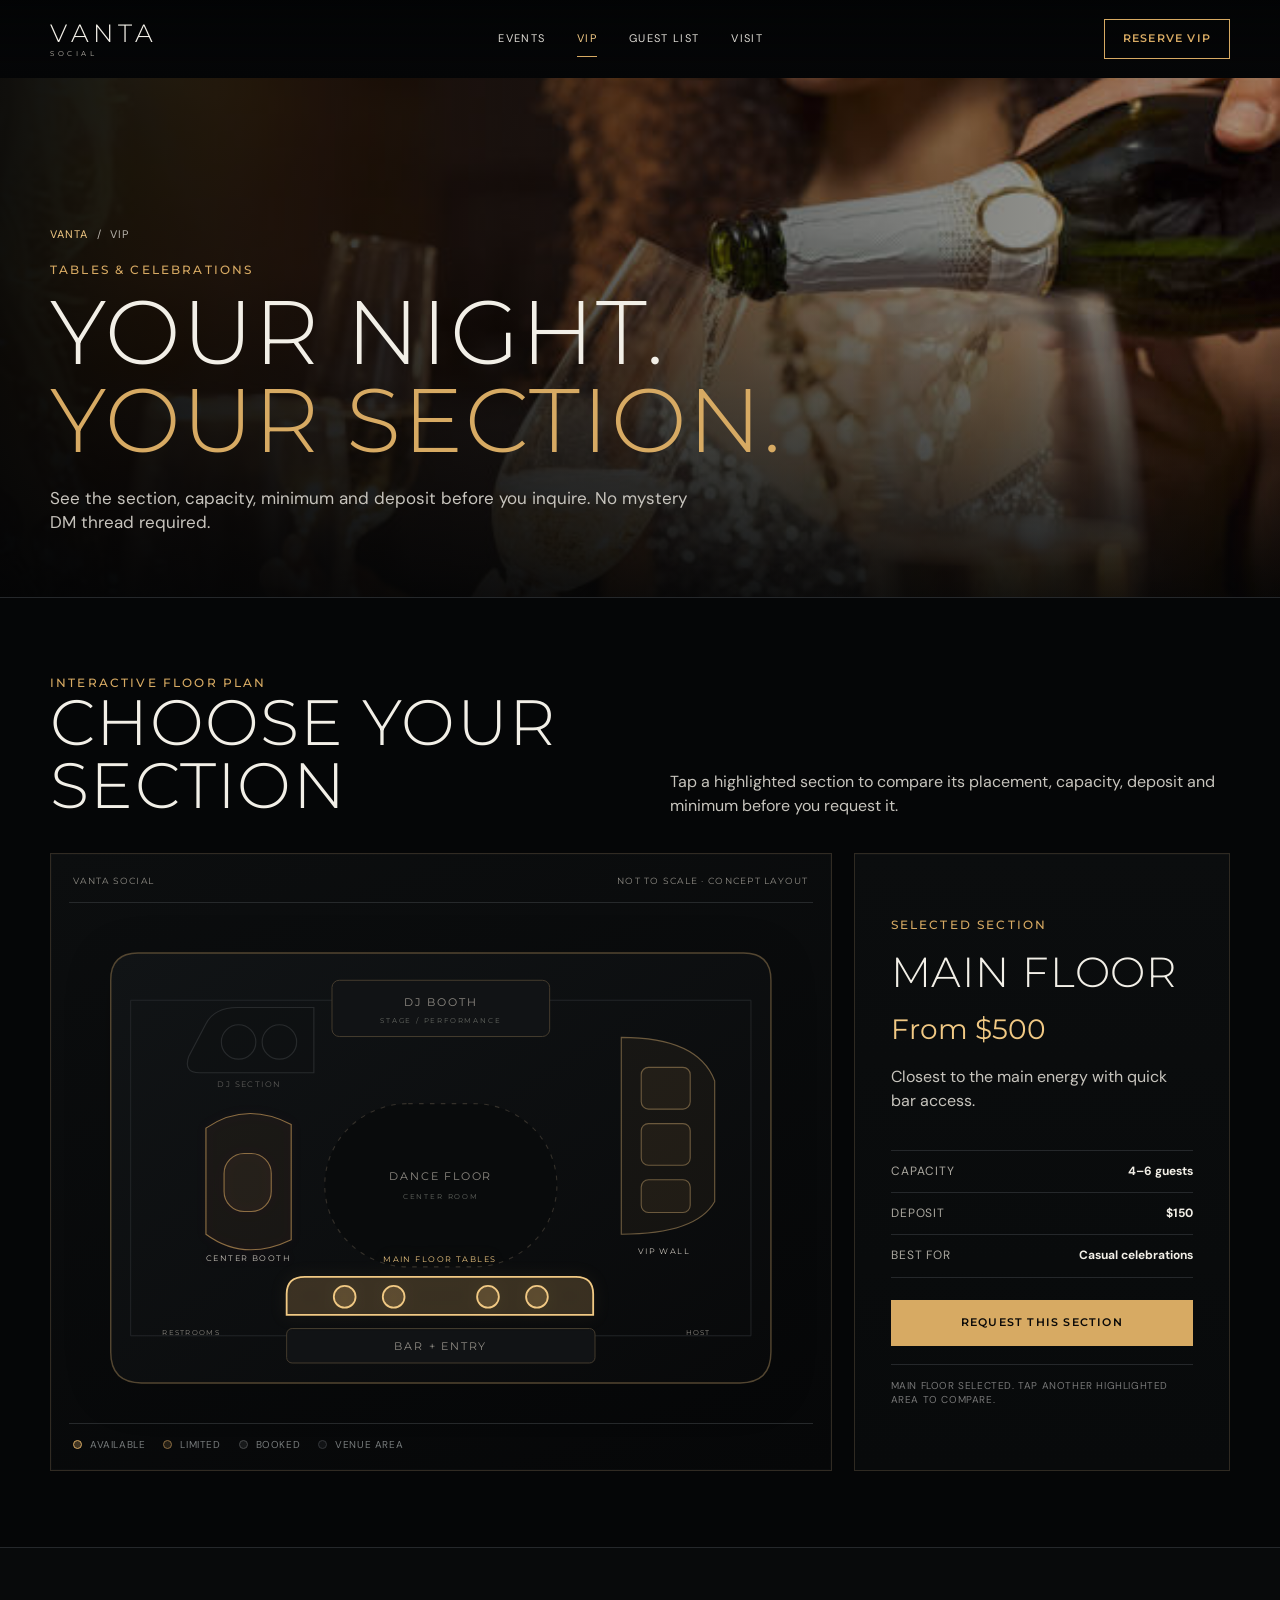
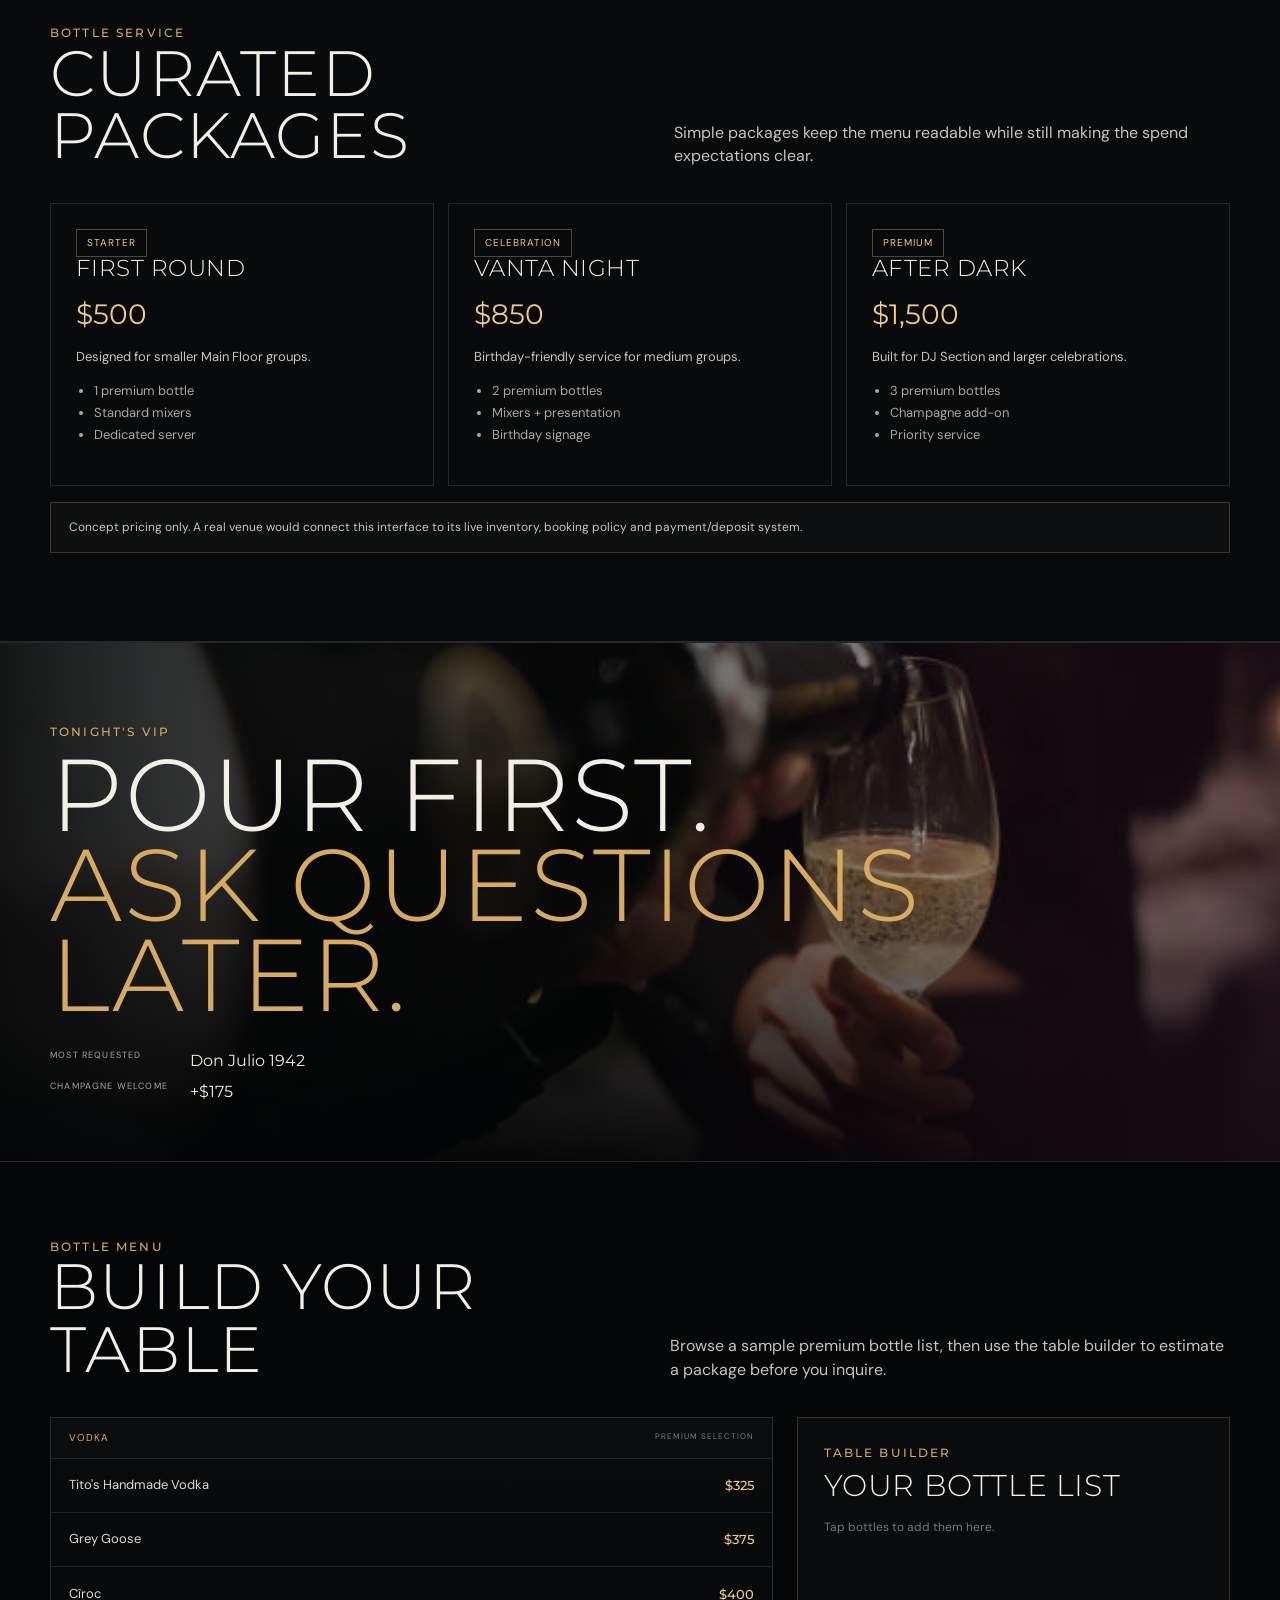
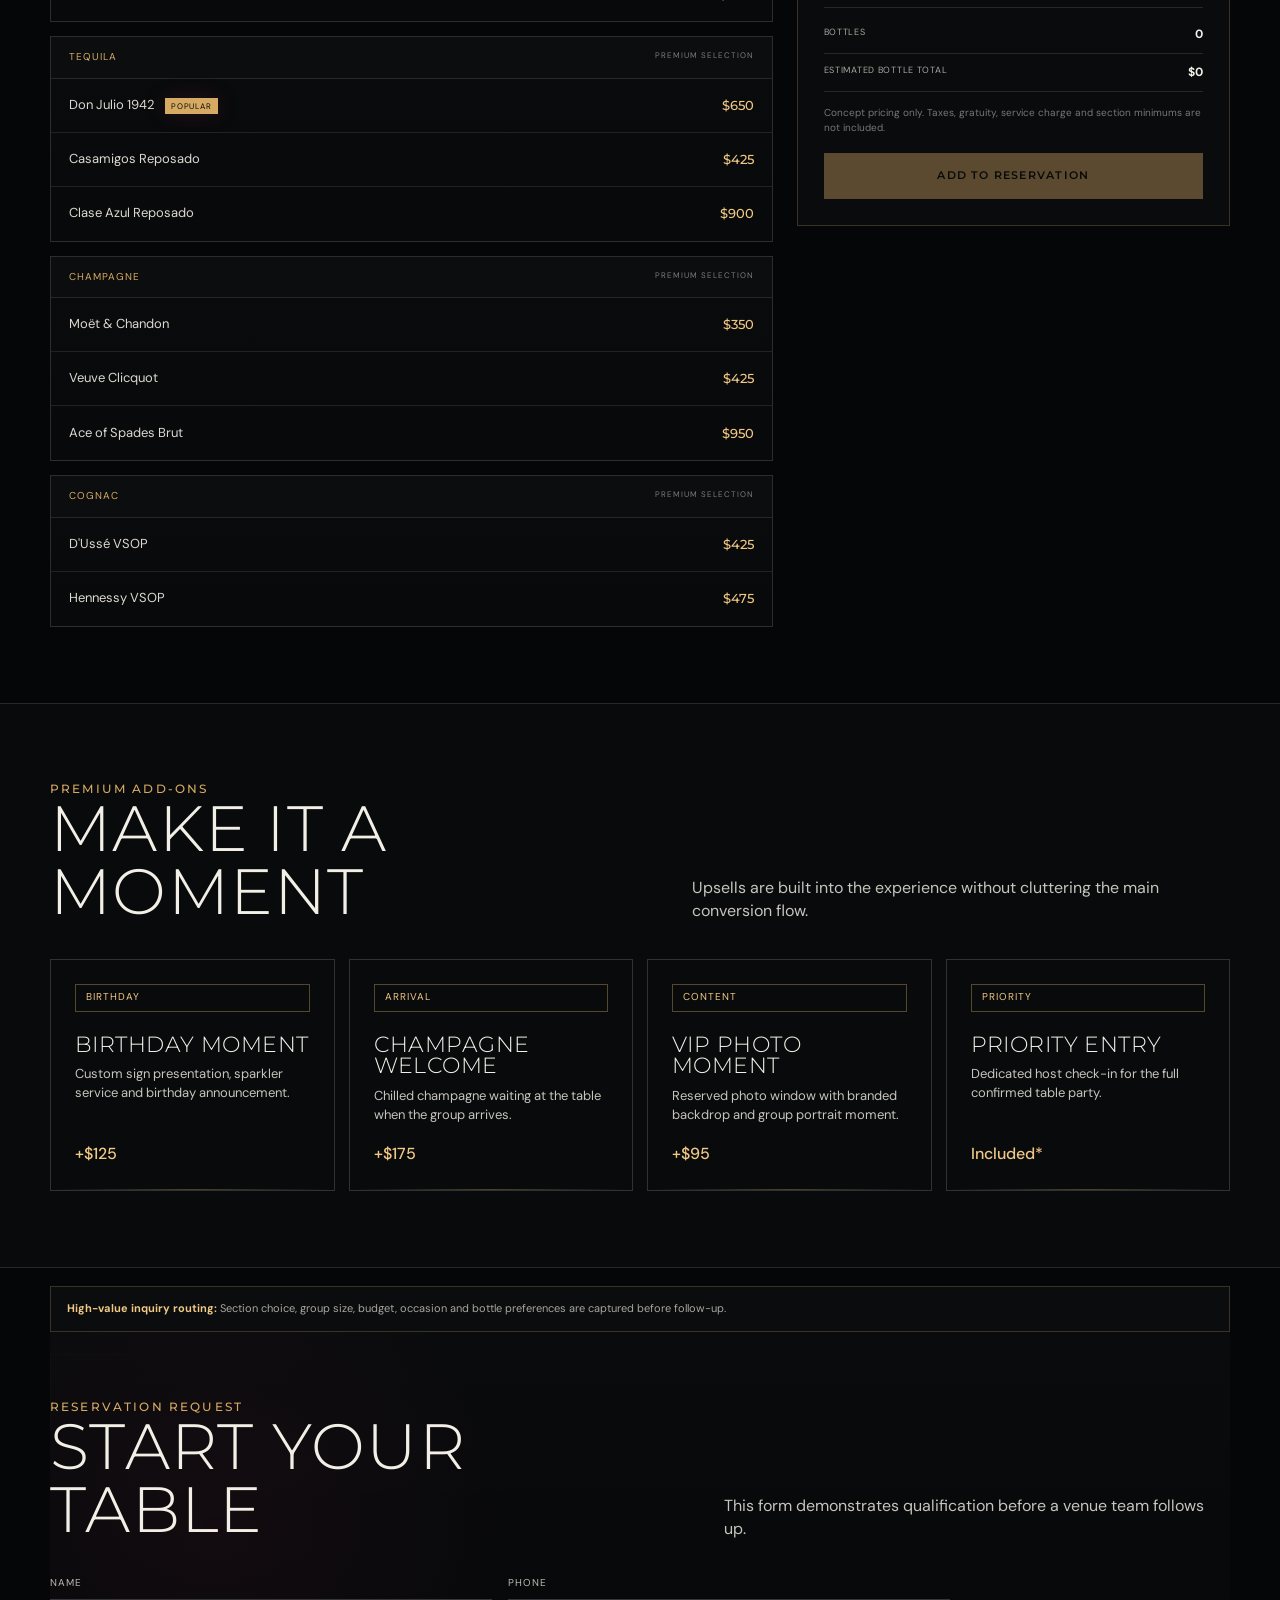
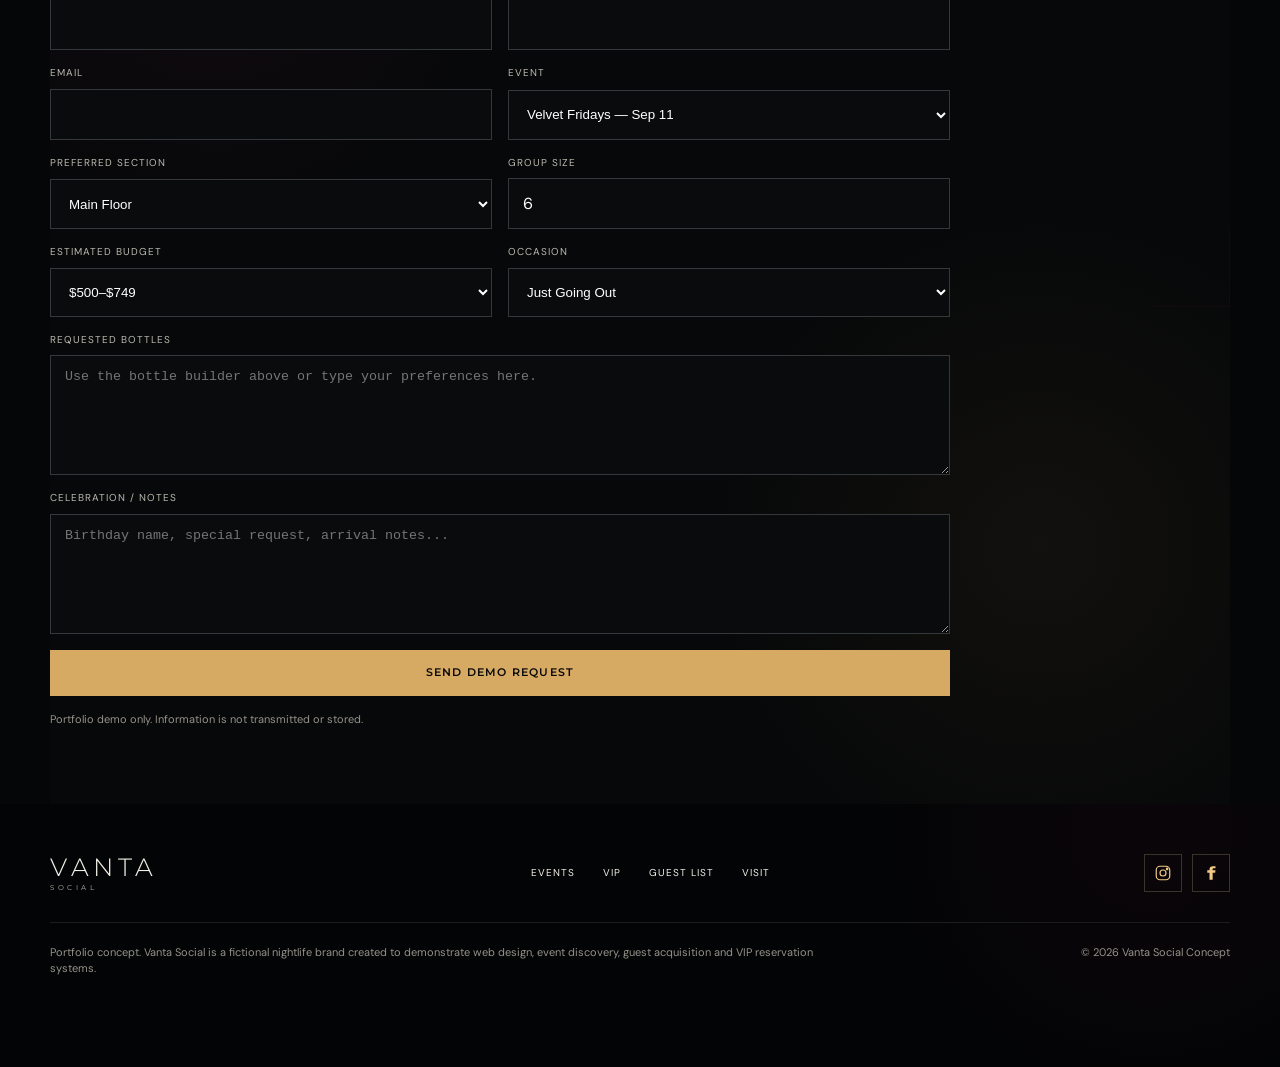
<file: vip.html>
<!doctype html>
<html lang="en">
<head>
<meta charset="utf-8">
<meta name="viewport" content="width=device-width,initial-scale=1">
<meta name="theme-color" content="#050607">
<meta name="robots" content="noindex,nofollow">
<meta name="description" content="Compare fictional Vanta Social VIP sections, minimums, bottle packages and submit a demo reservation inquiry.">
<title>VIP Tables — Vanta Social</title>
<link rel="preconnect" href="https://fonts.googleapis.com">
<link rel="preconnect" href="https://fonts.gstatic.com" crossorigin>
<link href="https://fonts.googleapis.com/css2?family=DM+Sans:wght@400;500;600&family=Montserrat:wght@300;400;500;600&display=swap" rel="stylesheet">
<link rel="stylesheet" href="styles.css">
<link rel="icon" href="favicon.svg" type="image/svg+xml">
</head>
<body>
<a class="skip-link" href="#main-content">Skip to content</a>
<header class="site-header scrolled" data-header>
  <a class="brand" href="index.html" aria-label="Vanta Social home">
    <span class="brand-word">VANTA</span><span class="brand-sub">SOCIAL</span>
  </a>
  <nav class="desktop-nav" aria-label="Primary"><a href="events.html">Events</a>
<a href="vip.html" aria-current="page">VIP</a>
<a href="guest-list.html">Guest List</a>
<a href="visit.html">Visit</a></nav>
  <a class="btn btn-outline header-cta" href="vip.html">Reserve VIP</a>
  <button class="menu-toggle" type="button" aria-expanded="false" aria-controls="mobile-menu" data-menu-toggle>
    <span></span><span></span><span class="sr-only">Open menu</span>
  </button>
  <div id="mobile-menu" class="mobile-menu" data-mobile-menu>
    <a href="events.html">Events</a>
<a href="vip.html" aria-current="page">VIP</a>
<a href="guest-list.html">Guest List</a>
<a href="visit.html">Visit</a>
    <a class="btn btn-gold" href="vip.html">Reserve VIP</a>
  </div>
</header>
<main id="main-content" class="page-main">
<section class="page-hero has-image">
  <img class="page-hero-image" src="vip-champagne-guests.JPG" width="612" height="406" fetchpriority="high" decoding="async" alt="Champagne being poured during a VIP celebration">
  <div class="page-hero-shade"></div>
  <div class="page-hero-content shell">
    <div class="breadcrumb"><a href="index.html">Vanta</a><span>/</span><span>VIP</span></div>
    <p class="eyebrow gold">Tables & Celebrations</p>
    <h1>Your night.<br><span>Your section.</span></h1>
    <p class="page-hero-copy">See the section, capacity, minimum and deposit before you inquire. No mystery DM thread required.</p>
  </div>
</section>
<section class="page-section shell vip-map-section">
  <div class="page-section-head">
    <div><p class="eyebrow gold">Interactive Floor Plan</p><h2>Choose Your Section</h2></div>
    <p>Tap a highlighted section to compare its placement, capacity, deposit and minimum before you request it.</p>
  </div>

  <div class="vip-map-layout">
    <div class="luxury-floorplan" aria-label="Interactive Vanta Social VIP floor plan">
      <div class="floorplan-topline">
        <span>Vanta Social</span>
        <span>Not to scale · Concept layout</span>
      </div>

      <svg class="floorplan-svg" viewBox="0 0 820 560" role="group" aria-label="Venue floor plan">
        <defs>
          <linearGradient id="roomFade" x1="0" y1="0" x2="1" y2="1">
            <stop offset="0%" stop-color="#111416"/>
            <stop offset="100%" stop-color="#08090a"/>
          </linearGradient>
          <linearGradient id="goldFade" x1="0" y1="0" x2="1" y2="1">
            <stop offset="0%" stop-color="#d7aa63" stop-opacity=".20"/>
            <stop offset="100%" stop-color="#d7aa63" stop-opacity=".06"/>
          </linearGradient>
        </defs>

        <!-- architectural shell -->
        <path class="room-shell" d="M46 72 Q46 42 76 42 H744 Q774 42 774 72 V482 Q774 516 740 516 H80 Q46 516 46 482 Z"/>
        <path class="inner-line" d="M68 94 H752 V464 H68 Z"/>

        <!-- DJ / stage -->
        <g class="floor-static">
          <rect x="290" y="72" width="240" height="62" rx="8"/>
          <text x="410" y="100" text-anchor="middle">DJ BOOTH</text>
          <text x="410" y="119" text-anchor="middle" class="small">STAGE / PERFORMANCE</text>
        </g>

        <!-- bar -->
        <g class="floor-static">
          <rect x="240" y="456" width="340" height="38" rx="6"/>
          <text x="410" y="480" text-anchor="middle">BAR + ENTRY</text>
        </g>

        <!-- dance floor -->
        <g class="dance-floor">
          <rect x="282" y="208" width="256" height="180" rx="92"/>
          <text x="410" y="292" text-anchor="middle">DANCE FLOOR</text>
          <text x="410" y="313" text-anchor="middle" class="small">CENTER ROOM</text>
        </g>

        <!-- interactive DJ section -->
        <g class="floor-zone-svg" role="button" tabindex="0" data-zone="dj" data-availability="unavailable" aria-label="DJ Section, from $1,200">
          <path d="M186 102 H270 V174 H144 Q126 174 132 156 L151 120 Q160 102 186 102 Z"/>
          <circle cx="187" cy="140" r="19"/>
          <circle cx="232" cy="140" r="19"/>
          <text x="199" y="190" text-anchor="middle">DJ SECTION</text>
        </g>

        <!-- interactive VIP wall -->
        <g class="floor-zone-svg" role="button" tabindex="0" data-zone="vip" data-availability="available" aria-label="VIP Wall, from $750">
          <path d="M609 135 Q694 135 712 183 V316 Q692 352 609 352 Z"/>
          <rect x="631" y="168" width="54" height="46" rx="8"/>
          <rect x="631" y="230" width="54" height="46" rx="8"/>
          <rect x="631" y="292" width="54" height="36" rx="8"/>
          <text x="656" y="374" text-anchor="middle">VIP WALL</text>
        </g>

        <!-- interactive center booth -->
        <g class="floor-zone-svg" role="button" tabindex="0" data-zone="center" data-availability="limited" aria-label="Center Booth, from $950">
          <path d="M151 235 Q195 205 245 231 V358 Q193 383 151 352 Z"/>
          <rect x="171" y="263" width="52" height="64" rx="22"/>
          <text x="198" y="382" text-anchor="middle">CENTER BOOTH</text>
        </g>

        <!-- interactive main floor -->
        <g class="floor-zone-svg active" role="button" tabindex="0" data-zone="main" data-availability="available" aria-label="Main Floor, from $500">
          <path d="M260 399 H559 Q578 399 578 418 V441 H240 V418 Q240 399 260 399 Z"/>
          <circle cx="304" cy="421" r="12"/>
          <circle cx="358" cy="421" r="12"/>
          <circle cx="462" cy="421" r="12"/>
          <circle cx="516" cy="421" r="12"/>
          <text x="409" y="383" text-anchor="middle">MAIN FLOOR TABLES</text>
        </g>

        <!-- room labels -->
        <text x="103" y="463" class="room-label">RESTROOMS</text>
        <text x="680" y="463" class="room-label">HOST</text>
      </svg>

      <div class="floorplan-legend" aria-label="Floor plan legend">
        <span><i class="legend-dot selected"></i>Available</span>
        <span><i class="legend-dot limited"></i>Limited</span>
        <span><i class="legend-dot unavailable"></i>Booked</span>
        <span><i class="legend-dot neutral"></i>Venue area</span>
      </div>
    </div>

    <aside class="vip-selection luxury interactive-panel" aria-live="polite">
      <p class="eyebrow gold">Selected Section</p>
      <h3 data-selection-name>Main Floor</h3>
      <div class="vip-selection-price" data-selection-price>From $500</div>
      <p data-selection-note>Closest to the main energy with quick bar access.</p>
      <div class="vip-facts">
        <div><span>Capacity</span><strong data-selection-capacity>4–6 guests</strong></div>
        <div><span>Deposit</span><strong data-selection-deposit>$150</strong></div>
        <div><span>Best For</span><strong data-selection-best>Casual celebrations</strong></div>
      </div>
      <a class="btn btn-gold" href="#reserve">Request This Section</a>
      <p class="selection-hint" data-floorplan-status>Tap another highlighted area on the map to compare sections.</p>
    </aside>
  </div>

  <div class="vip-mobile-choices" aria-label="VIP section quick selector">
    <button type="button" class="vip-selector-tab active" data-zone="main">Main Floor</button>
    <button type="button" class="vip-selector-tab" data-zone="vip">VIP Wall</button>
    <button type="button" class="vip-selector-tab" data-zone="center">Center Booth</button>
    <button type="button" class="vip-selector-tab" data-zone="dj">DJ Section</button>
    <div class="vip-trustline"><span>Minimums shown upfront</span><span>Deposits separated</span><span>Availability visible</span><span>No DM needed</span></div>
</div>
</section>
<section class="page-section alt">
  <div class="shell">
    <div class="page-section-head"><div><p class="eyebrow gold">Bottle Service</p><h2>Curated Packages</h2></div><p>Simple packages keep the menu readable while still making the spend expectations clear.</p></div>
    <div class="package-grid">
      <article class="package-card"><span class="badge">Starter</span><h3>First Round</h3><div class="ticket-price">$500</div><p>Designed for smaller Main Floor groups.</p><ul><li>1 premium bottle</li><li>Standard mixers</li><li>Dedicated server</li></ul></article>
      <article class="package-card"><span class="badge">Celebration</span><h3>Vanta Night</h3><div class="ticket-price">$850</div><p>Birthday-friendly service for medium groups.</p><ul><li>2 premium bottles</li><li>Mixers + presentation</li><li>Birthday signage</li></ul></article>
      <article class="package-card"><span class="badge">Premium</span><h3>After Dark</h3><div class="ticket-price">$1,500</div><p>Built for DJ Section and larger celebrations.</p><ul><li>3 premium bottles</li><li>Champagne add-on</li><li>Priority service</li></ul></article>
    </div>
    <p class="notice" style="margin-top:16px">Concept pricing only. A real venue would connect this interface to its live inventory, booking policy and payment/deposit system.</p>
  </div>
</section>


<section class="vip-spotlight">
  <img src="vip-champagne-closeup.JPG" width="612" height="408" loading="lazy" decoding="async" alt="Close-up of champagne being poured">
  <div class="vip-spotlight-shade"></div>
  <div class="shell vip-spotlight-copy">
    <p class="eyebrow gold">Tonight's VIP</p>
    <h2>POUR FIRST.<br><span>ASK QUESTIONS LATER.</span></h2>
    <div class="vip-spotlight-meta">
      <span>Most Requested</span>
      <strong>Don Julio 1942</strong>
      <span>Champagne Welcome</span>
      <strong>+$175</strong>
    </div>
  </div>
</section>

<section class="page-section shell">
  <div class="page-section-head">
    <div><p class="eyebrow gold">Bottle Menu</p><h2>Build Your Table</h2></div>
    <p>Browse a sample premium bottle list, then use the table builder to estimate a package before you inquire.</p>
  </div>

  <div class="bottle-layout">
    <div class="bottle-menu">
      <div class="bottle-category">
        <div class="bottle-category-head"><span>Vodka</span><span>Premium Selection</span></div>
        <button class="bottle-row" type="button" data-bottle="Tito's Handmade Vodka" data-price="325"><span>Tito's Handmade Vodka</span><strong>$325</strong></button>
        <button class="bottle-row" type="button" data-bottle="Grey Goose" data-price="375"><span>Grey Goose</span><strong>$375</strong></button>
        <button class="bottle-row" type="button" data-bottle="Cîroc" data-price="400"><span>Cîroc</span><strong>$400</strong></button>
      </div>

      <div class="bottle-category">
        <div class="bottle-category-head"><span>Tequila</span><span>Premium Selection</span></div>
        <button class="bottle-row popular" type="button" data-bottle="Don Julio 1942" data-price="650"><span>Don Julio 1942 <em>Popular</em></span><strong>$650</strong></button>
        <button class="bottle-row" type="button" data-bottle="Casamigos Reposado" data-price="425"><span>Casamigos Reposado</span><strong>$425</strong></button>
        <button class="bottle-row" type="button" data-bottle="Clase Azul Reposado" data-price="900"><span>Clase Azul Reposado</span><strong>$900</strong></button>
      </div>

      <div class="bottle-category">
        <div class="bottle-category-head"><span>Champagne</span><span>Premium Selection</span></div>
        <button class="bottle-row" type="button" data-bottle="Moët & Chandon" data-price="350"><span>Moët & Chandon</span><strong>$350</strong></button>
        <button class="bottle-row" type="button" data-bottle="Veuve Clicquot" data-price="425"><span>Veuve Clicquot</span><strong>$425</strong></button>
        <button class="bottle-row" type="button" data-bottle="Ace of Spades Brut" data-price="950"><span>Ace of Spades Brut</span><strong>$950</strong></button>
      </div>

      <div class="bottle-category">
        <div class="bottle-category-head"><span>Cognac</span><span>Premium Selection</span></div>
        <button class="bottle-row" type="button" data-bottle="D'Ussé VSOP" data-price="425"><span>D'Ussé VSOP</span><strong>$425</strong></button>
        <button class="bottle-row" type="button" data-bottle="Hennessy VSOP" data-price="475"><span>Hennessy VSOP</span><strong>$475</strong></button>
      </div>
    </div>

    <aside class="bottle-builder">
      <p class="eyebrow gold">Table Builder</p>
      <h3>Your Bottle List</h3>
      <div class="builder-items" data-builder-items>
        <p class="builder-empty">Tap bottles to add them here.</p>
      </div>
      <div class="builder-summary">
        <div><span>Bottles</span><strong data-builder-count>0</strong></div>
        <div><span>Estimated Bottle Total</span><strong data-builder-total>$0</strong></div>
      </div>
      <p class="builder-note">Concept pricing only. Taxes, gratuity, service charge and section minimums are not included.</p>
      <button class="btn btn-gold" type="button" data-builder-to-form disabled>Add to Reservation</button>
    </aside>
  </div>
</section>

<section class="page-section alt">
  <div class="shell">
    <div class="page-section-head">
      <div><p class="eyebrow gold">Premium Add-Ons</p><h2>Make It A Moment</h2></div>
      <p>Upsells are built into the experience without cluttering the main conversion flow.</p>
    </div>
    <div class="premium-grid">
      <article class="premium-card"><span class="badge">Birthday</span><h3>Birthday Moment</h3><p>Custom sign presentation, sparkler service and birthday announcement.</p><strong>+$125</strong></article>
      <article class="premium-card"><span class="badge">Arrival</span><h3>Champagne Welcome</h3><p>Chilled champagne waiting at the table when the group arrives.</p><strong>+$175</strong></article>
      <article class="premium-card"><span class="badge">Content</span><h3>VIP Photo Moment</h3><p>Reserved photo window with branded backdrop and group portrait moment.</p><strong>+$95</strong></article>
      <article class="premium-card"><span class="badge">Priority</span><h3>Priority Entry</h3><p>Dedicated host check-in for the full confirmed table party.</p><strong>Included*</strong></article>
    </div>
  </div>
</section>

<div class="shell vip-sales-note"><strong>High-value inquiry routing:</strong> Section choice, group size, budget, occasion and bottle preferences are captured before follow-up.</div>
<section id="reserve" class="page-section shell ambient-night-section vip-reserve-section">
  <div class="page-section-head"><div><p class="eyebrow gold">Reservation Request</p><h2>Start Your Table</h2></div><p>This form demonstrates qualification before a venue team follows up.</p></div>
  <div class="form-shell">
  <form class="demo-form" data-demo-form>
    <label><span>Name</span><input type="text" name="name" autocomplete="name" required></label>
    <label><span>Phone</span><input type="tel" name="phone" autocomplete="tel" inputmode="tel" required></label>
    <label><span>Email</span><input type="email" name="email" autocomplete="email" required></label>
    <label><span>Event</span><select name="event" required><option>Velvet Fridays — Sep 11</option><option>Global Frequency — Sep 18</option><option>Future Date / Other</option></select></label>
    <label><span>Preferred Section</span><select name="section" data-reservation-section><option>Main Floor</option><option>VIP Wall</option><option>Center Booth</option><option>DJ Section</option></select></label>
    <label><span>Group Size</span><input type="number" name="guests" min="2" max="20" value="6" required></label>
    <label><span>Estimated Budget</span><select name="budget"><option>$500–$749</option><option>$750–$999</option><option>$1,000–$1,499</option><option>$1,500–$2,499</option><option>$2,500+</option></select></label>
    <label><span>Occasion</span><select name="occasion"><option>Just Going Out</option><option>Birthday</option><option>Bachelorette</option><option>Anniversary</option><option>Corporate / Client</option><option>Other</option></select></label>
    <label class="full"><span>Requested Bottles</span><textarea name="bottles" data-reservation-bottles placeholder="Use the bottle builder above or type your preferences here."></textarea></label>
    <label class="full"><span>Celebration / Notes</span><textarea name="notes" placeholder="Birthday name, special request, arrival notes..."></textarea></label>
    <button class="btn btn-gold full" type="submit">Send Demo Request</button>
    <small class="full">Portfolio demo only. Information is not transmitted or stored.</small>
  </form>
  </div>
</section>
</main>

<footer class="site-footer">
  <div class="shell footer-top">
    <a class="brand footer-brand" href="index.html"><span class="brand-word">VANTA</span><span class="brand-sub">SOCIAL</span></a>
    <nav aria-label="Footer">
      <a href="events.html">Events</a><a href="vip.html">VIP</a><a href="guest-list.html">Guest List</a><a href="visit.html">Visit</a>
    </nav>
    <div class="socials" aria-label="Social links">
  <a class="social-icon-link" href="https://www.instagram.com/" target="_blank" rel="noopener noreferrer" aria-label="Instagram">
    <svg viewBox="0 0 24 24" aria-hidden="true"><rect x="3" y="3" width="18" height="18" rx="5"></rect><circle cx="12" cy="12" r="4"></circle><circle cx="17.5" cy="6.5" r="1"></circle></svg>
  </a>
  <a class="social-icon-link" href="https://www.facebook.com/" target="_blank" rel="noopener noreferrer" aria-label="Facebook">
    <svg viewBox="0 0 24 24" aria-hidden="true"><path d="M14.2 8.4V6.7c0-.7.5-.9 1-.9H18V3h-3.4C11.5 3 10 4.7 10 7.1v1.3H7v3.2h3V21h4.2v-9.4h3.3l.5-3.2h-3.8z"></path></svg>
  </a>
</div>
  </div>
  <div class="shell footer-bottom">
    <p>Portfolio concept. Vanta Social is a fictional nightlife brand created to demonstrate web design, event discovery, guest acquisition and VIP reservation systems.</p>
    <span>© 2026 Vanta Social Concept</span>
  </div>
</footer>
<div class="mobile-action-bar"><a href="events.html">Tickets</a><a href="vip.html">Reserve VIP</a></div>
<div class="toast" role="status" aria-live="polite" data-toast>Demo only — no information was submitted.</div>
<script src="script.js"></script>
</body></html>
</file>
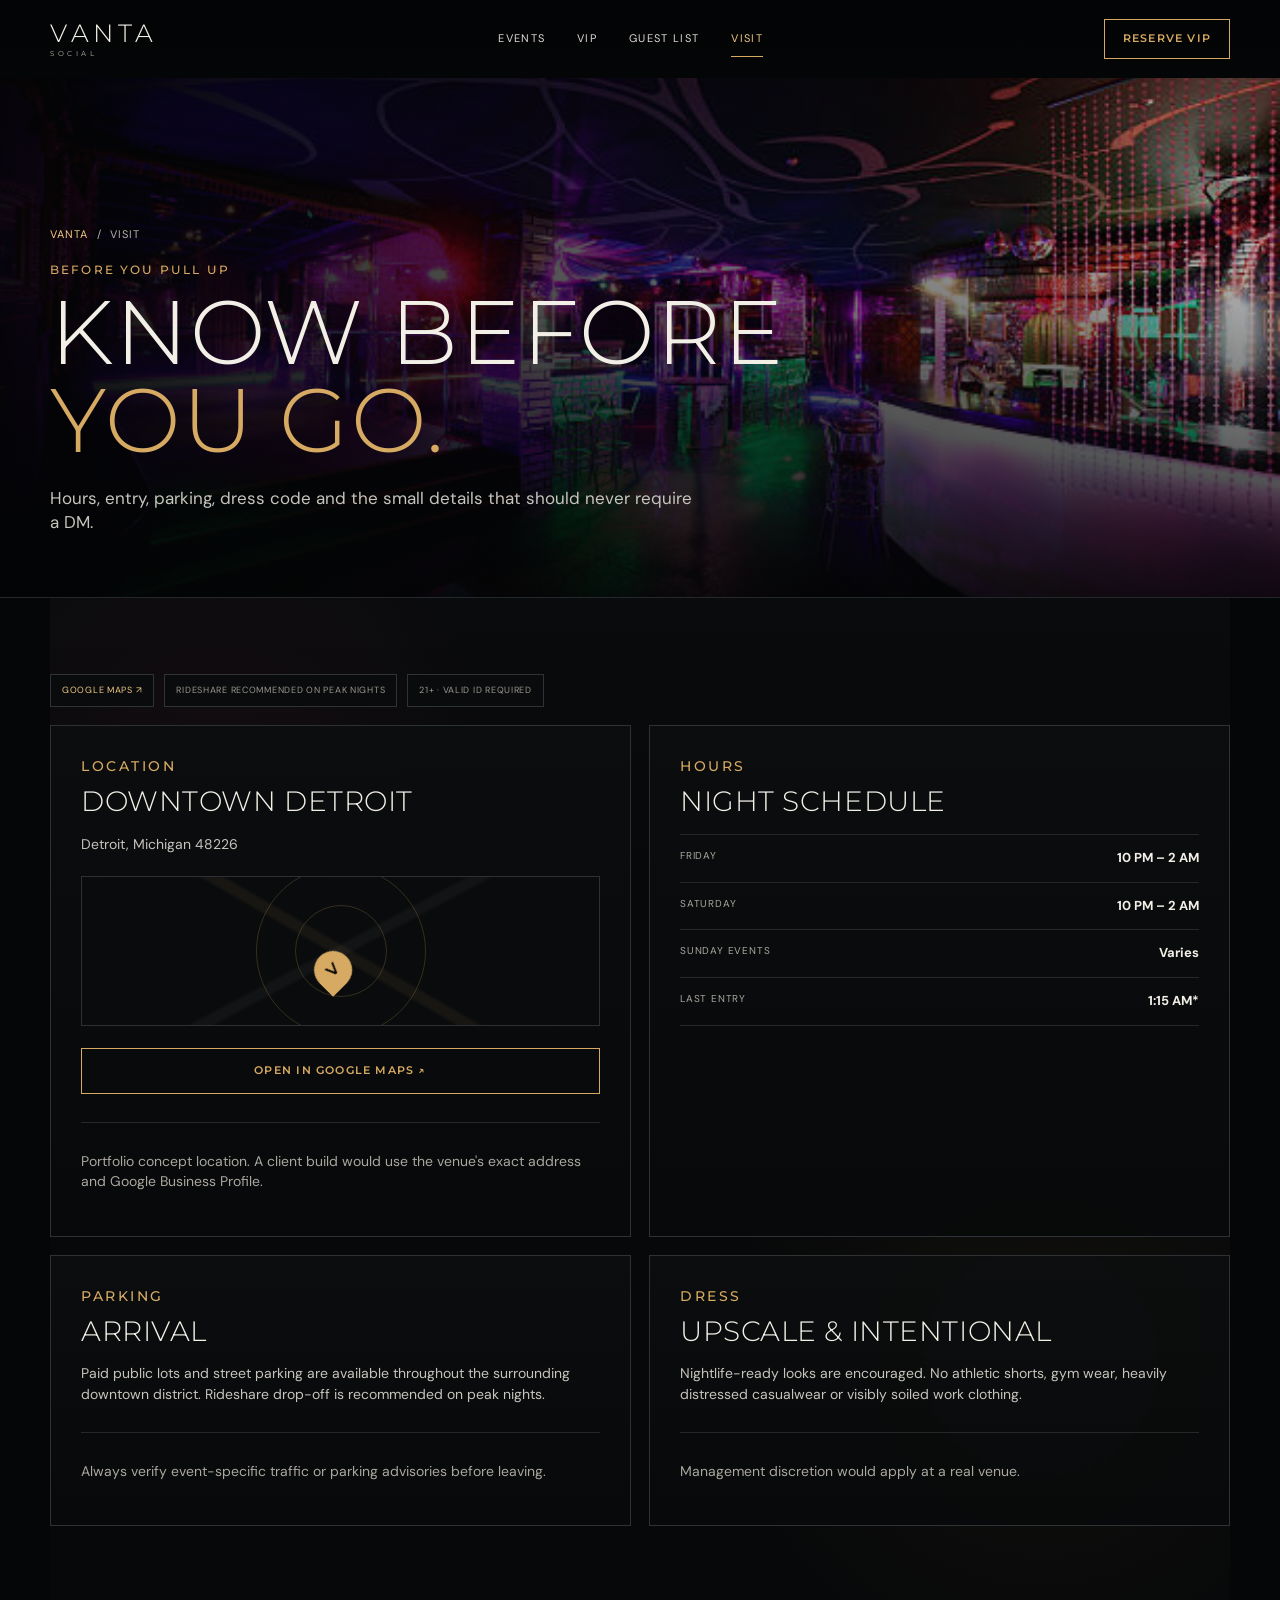
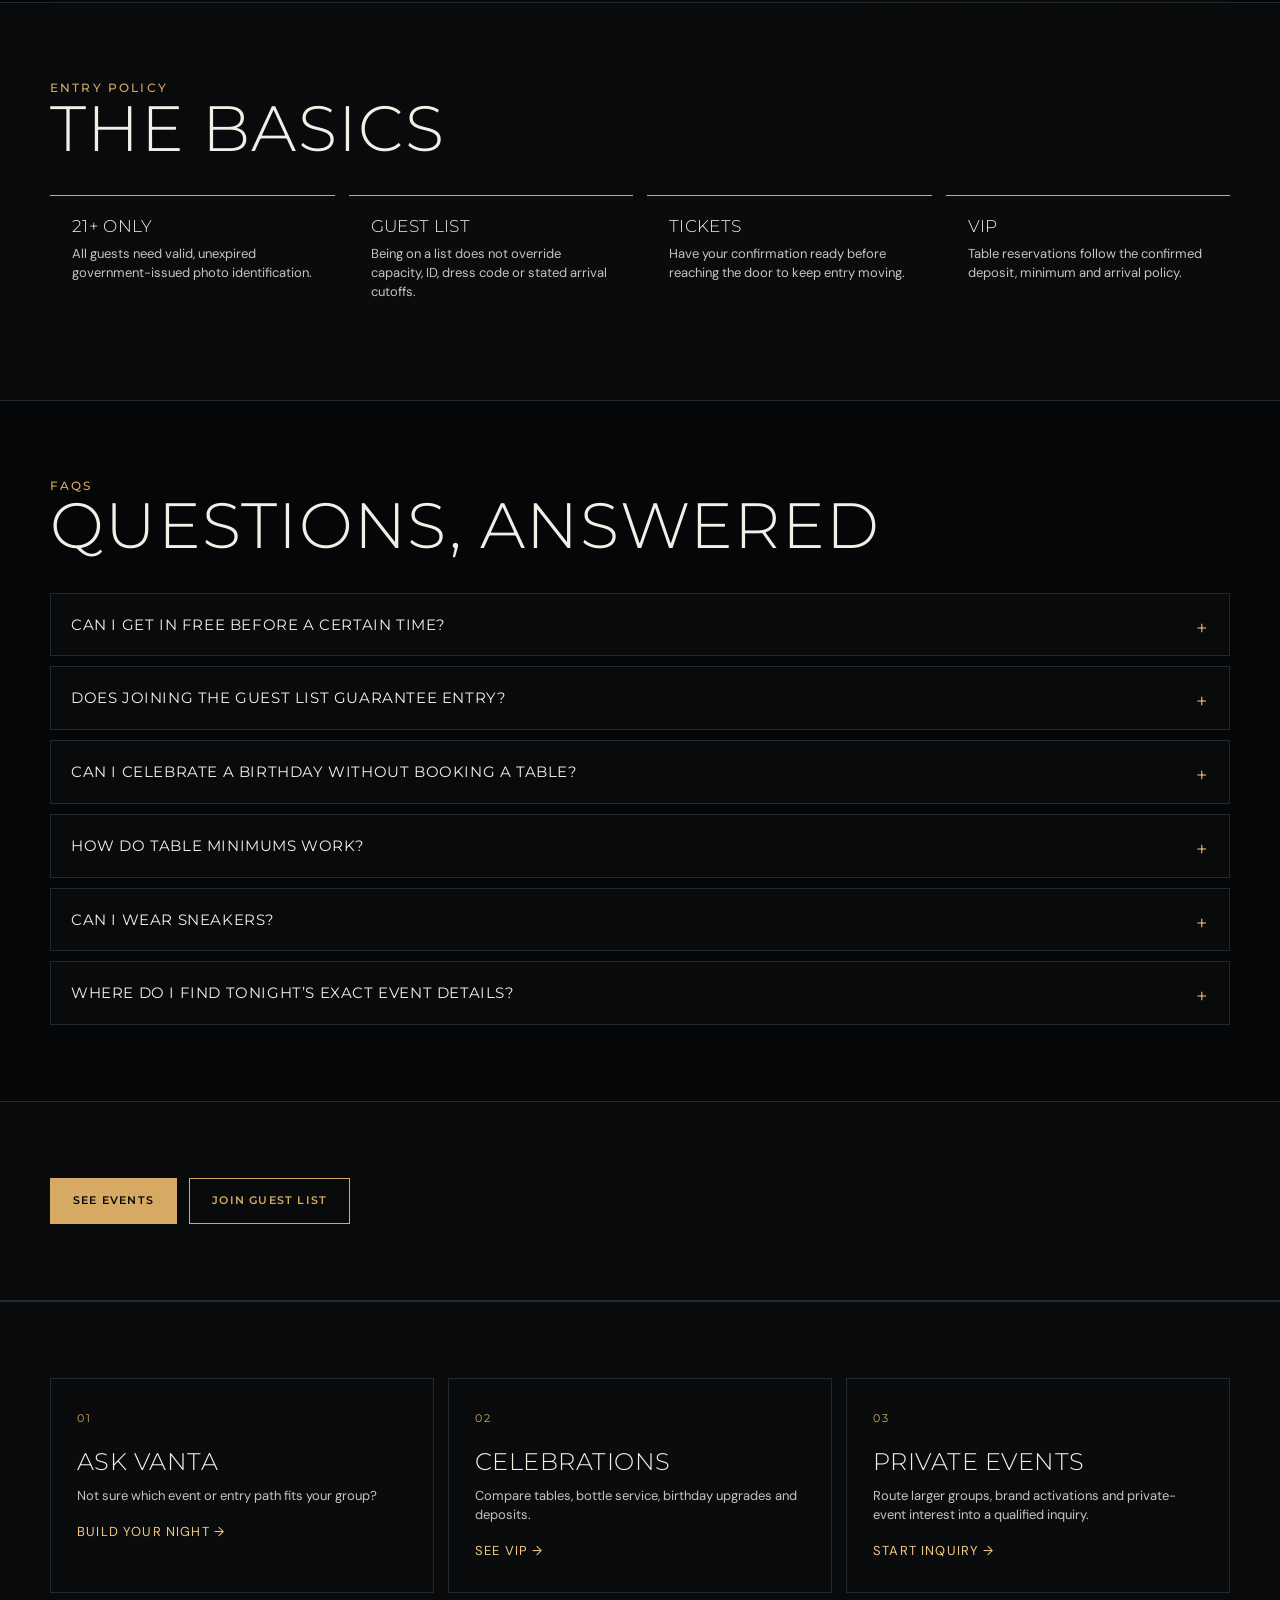
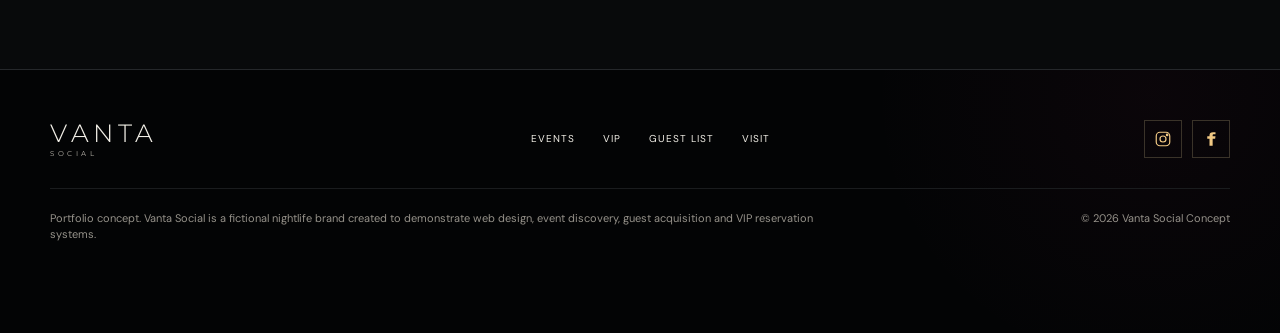
<file: visit.html>
<!doctype html>
<html lang="en">
<head>
<meta charset="utf-8">
<meta name="viewport" content="width=device-width,initial-scale=1">
<meta name="theme-color" content="#050607">
<meta name="robots" content="noindex,nofollow">
<meta name="description" content="Hours, dress code, parking, age policy and FAQs for the fictional Vanta Social Detroit nightlife concept.">
<title>Visit — Vanta Social</title>
<link rel="preconnect" href="https://fonts.googleapis.com">
<link rel="preconnect" href="https://fonts.gstatic.com" crossorigin>
<link href="https://fonts.googleapis.com/css2?family=DM+Sans:wght@400;500;600&family=Montserrat:wght@300;400;500;600&display=swap" rel="stylesheet">
<link rel="stylesheet" href="styles.css">
<link rel="icon" href="favicon.svg" type="image/svg+xml">
</head>
<body>
<a class="skip-link" href="#main-content">Skip to content</a>
<header class="site-header scrolled" data-header>
  <a class="brand" href="index.html" aria-label="Vanta Social home">
    <span class="brand-word">VANTA</span><span class="brand-sub">SOCIAL</span>
  </a>
  <nav class="desktop-nav" aria-label="Primary"><a href="events.html">Events</a>
<a href="vip.html">VIP</a>
<a href="guest-list.html">Guest List</a>
<a href="visit.html" aria-current="page">Visit</a></nav>
  <a class="btn btn-outline header-cta" href="vip.html">Reserve VIP</a>
  <button class="menu-toggle" type="button" aria-expanded="false" aria-controls="mobile-menu" data-menu-toggle>
    <span></span><span></span><span class="sr-only">Open menu</span>
  </button>
  <div id="mobile-menu" class="mobile-menu" data-mobile-menu>
    <a href="events.html">Events</a>
<a href="vip.html">VIP</a>
<a href="guest-list.html">Guest List</a>
<a href="visit.html" aria-current="page">Visit</a>
    <a class="btn btn-gold" href="vip.html">Reserve VIP</a>
  </div>
</header>
<main id="main-content" class="page-main">
<section class="page-hero has-image">
  <img class="page-hero-image" src="experience-club-interior.JPG" width="612" height="408" fetchpriority="high" decoding="async" alt="Neon-lit Vanta club interior">
  <div class="page-hero-shade"></div>
  <div class="page-hero-content shell">
    <div class="breadcrumb"><a href="index.html">Vanta</a><span>/</span><span>Visit</span></div>
    <p class="eyebrow gold">Before You Pull Up</p>
    <h1>Know before<br><span>you go.</span></h1>
    <p class="page-hero-copy">Hours, entry, parking, dress code and the small details that should never require a DM.</p>
  </div>
</section>
<section class="page-section shell ambient-night-section visit-info-section">
  <div class="visit-quick-actions"><a href="https://www.google.com/maps/search/?api=1&query=Downtown+Detroit%2C+Michigan+48226" target="_blank" rel="noopener noreferrer">Google Maps ↗</a><span>Rideshare recommended on peak nights</span><span>21+ · Valid ID required</span></div>
  <div class="visit-grid">
    <article class="visit-panel location-panel">
      <p class="eyebrow gold">Location</p>
      <h3>Downtown Detroit</h3>
      <p>Detroit, Michigan 48226</p>
      <div class="location-map-graphic" aria-hidden="true">
        <span class="map-ring ring-a"></span>
        <span class="map-ring ring-b"></span>
        <span class="map-pin">V</span>
      </div>
      <a class="btn btn-outline map-button" href="https://www.google.com/maps/search/?api=1&query=Downtown+Detroit%2C+Michigan+48226" target="_blank" rel="noopener noreferrer">Open in Google Maps ↗</a>
      <div class="divider"></div>
      <p class="muted">Portfolio concept location. A client build would use the venue's exact address and Google Business Profile.</p>
    </article>
    <article class="visit-panel"><p class="eyebrow gold">Hours</p><h3>Night Schedule</h3><div class="policy-list"><div><span>Friday</span><strong>10 PM – 2 AM</strong></div><div><span>Saturday</span><strong>10 PM – 2 AM</strong></div><div><span>Sunday Events</span><strong>Varies</strong></div><div><span>Last Entry</span><strong>1:15 AM*</strong></div></div></article>
    <article class="visit-panel"><p class="eyebrow gold">Parking</p><h3>Arrival</h3><p>Paid public lots and street parking are available throughout the surrounding downtown district. Rideshare drop-off is recommended on peak nights.</p><div class="divider"></div><p class="muted">Always verify event-specific traffic or parking advisories before leaving.</p></article>
    <article class="visit-panel"><p class="eyebrow gold">Dress</p><h3>Upscale & Intentional</h3><p>Nightlife-ready looks are encouraged. No athletic shorts, gym wear, heavily distressed casualwear or visibly soiled work clothing.</p><div class="divider"></div><p class="muted">Management discretion would apply at a real venue.</p></article>
  </div>
</section>
<section class="page-section alt">
  <div class="shell">
    <div class="page-section-head"><div><p class="eyebrow gold">Entry Policy</p><h2>The Basics</h2></div></div>
    <div class="know-grid">
      <div class="know-card"><h3>21+ Only</h3><p>All guests need valid, unexpired government-issued photo identification.</p></div>
      <div class="know-card"><h3>Guest List</h3><p>Being on a list does not override capacity, ID, dress code or stated arrival cutoffs.</p></div>
      <div class="know-card"><h3>Tickets</h3><p>Have your confirmation ready before reaching the door to keep entry moving.</p></div>
      <div class="know-card"><h3>VIP</h3><p>Table reservations follow the confirmed deposit, minimum and arrival policy.</p></div>
    </div>
  </div>
</section>
<section class="page-section shell">
  <div class="page-section-head"><div><p class="eyebrow gold">FAQs</p><h2>Questions, Answered</h2></div></div>
  <div class="faq">
    <details><summary>Can I get in free before a certain time?</summary><p>Some events may release guest-list or early-entry offers. The specific cutoff should appear on the event detail or guest-list confirmation.</p></details>
    <details><summary>Does joining the guest list guarantee entry?</summary><p>No. Entry would still depend on capacity, arrival cutoff, valid ID and venue policies.</p></details>
    <details><summary>Can I celebrate a birthday without booking a table?</summary><p>Yes. The guest-list form includes a birthday flag. A table is optional, though larger groups may benefit from a reserved section.</p></details>
    <details><summary>How do table minimums work?</summary><p>The stated minimum represents the required food/beverage or bottle-service spend for the section. Deposits are shown separately in the VIP flow.</p></details>
    <details><summary>Can I wear sneakers?</summary><p>A real venue would define its exact policy. This concept uses an upscale-and-intentional standard rather than a blanket footwear rule.</p></details>
    <details><summary>Where do I find tonight’s exact event details?</summary><p>Use the Events page as the source of truth for event time, music, ticket tier and entry details.</p></details>
  </div>
</section>
<section class="page-section alt">
  <div class="shell button-row"><a class="btn btn-gold" href="events.html">See Events</a><a class="btn btn-outline" href="guest-list.html">Join Guest List</a></div>
</section>

<section class="page-section alt">
  <div class="shell conversion-grid">
    <a class="conversion-card" href="concierge.html"><span class="action-index">01</span><h3>Ask Vanta</h3><p>Not sure which event or entry path fits your group?</p><span class="text-link">Build your night →</span></a>
    <a class="conversion-card" href="vip.html"><span class="action-index">02</span><h3>Celebrations</h3><p>Compare tables, bottle service, birthday upgrades and deposits.</p><span class="text-link">See VIP →</span></a>
    <a class="conversion-card" href="private-events.html"><span class="action-index">03</span><h3>Private Events</h3><p>Route larger groups, brand activations and private-event interest into a qualified inquiry.</p><span class="text-link">Start inquiry →</span></a>
  </div>
</section>

</main>

<footer class="site-footer">
  <div class="shell footer-top">
    <a class="brand footer-brand" href="index.html"><span class="brand-word">VANTA</span><span class="brand-sub">SOCIAL</span></a>
    <nav aria-label="Footer">
      <a href="events.html">Events</a><a href="vip.html">VIP</a><a href="guest-list.html">Guest List</a><a href="visit.html">Visit</a>
    </nav>
    <div class="socials" aria-label="Social links">
  <a class="social-icon-link" href="https://www.instagram.com/" target="_blank" rel="noopener noreferrer" aria-label="Instagram">
    <svg viewBox="0 0 24 24" aria-hidden="true"><rect x="3" y="3" width="18" height="18" rx="5"></rect><circle cx="12" cy="12" r="4"></circle><circle cx="17.5" cy="6.5" r="1"></circle></svg>
  </a>
  <a class="social-icon-link" href="https://www.facebook.com/" target="_blank" rel="noopener noreferrer" aria-label="Facebook">
    <svg viewBox="0 0 24 24" aria-hidden="true"><path d="M14.2 8.4V6.7c0-.7.5-.9 1-.9H18V3h-3.4C11.5 3 10 4.7 10 7.1v1.3H7v3.2h3V21h4.2v-9.4h3.3l.5-3.2h-3.8z"></path></svg>
  </a>
</div>
  </div>
  <div class="shell footer-bottom">
    <p>Portfolio concept. Vanta Social is a fictional nightlife brand created to demonstrate web design, event discovery, guest acquisition and VIP reservation systems.</p>
    <span>© 2026 Vanta Social Concept</span>
  </div>
</footer>
<div class="mobile-action-bar"><a href="events.html">Tickets</a><a href="vip.html">Reserve VIP</a></div>
<div class="toast" role="status" aria-live="polite" data-toast>Demo only — no information was submitted.</div>
<script src="script.js"></script>
</body></html>
</file>
<file: styles.css>
:root {
  --black:#050607;
  --black-2:#0a0c0e;
  --black-3:#111315;
  --cream:#f2efe7;
  --muted:#aaa79f;
  --line:#25282b;
  --gold:#d7aa63;
  --gold-2:#f1c984;
  --shell:min(1180px, calc(100vw - 48px));
}
*{box-sizing:border-box}
html{scroll-behavior:smooth;background:var(--black)}
body{margin:0;background:var(--black);color:var(--cream);font-family:'DM Sans',system-ui,sans-serif;line-height:1.45}
img{display:block;max-width:100%}
a{color:inherit;text-decoration:none}
button,input{font:inherit}
.sr-only{position:absolute;width:1px;height:1px;padding:0;margin:-1px;overflow:hidden;clip:rect(0,0,0,0);white-space:nowrap;border:0}
.shell{width:var(--shell);margin-inline:auto}
.section{padding:88px 0}.section-dark{background:var(--black)}
.eyebrow{margin:0 0 10px;font-family:'Montserrat',sans-serif;letter-spacing:.18em;text-transform:uppercase;font-size:12px;font-weight:500}.eyebrow.gold{color:var(--gold)}
h1,h2,h3,h4{font-family:'Montserrat',sans-serif;font-weight:300;letter-spacing:.02em;margin:0;line-height:.98}
h2{font-size:clamp(42px,5.2vw,74px)}
p{color:#c7c4bd}
.btn{display:inline-flex;align-items:center;justify-content:center;min-height:46px;padding:0 22px;border:1px solid transparent;text-transform:uppercase;letter-spacing:.11em;font-family:'Montserrat',sans-serif;font-size:11px;font-weight:600;transition:.25s ease}
.btn:hover{transform:translateY(-2px)}
.btn-gold{background:var(--gold);color:#0a0908}.btn-gold:hover{background:var(--gold-2)}
.btn-outline{border-color:var(--gold);color:var(--gold)}
.btn-ghost{border-color:#d3d3d3;color:white;background:rgba(0,0,0,.18)}
.text-link{color:var(--gold-2);font-size:13px;text-transform:uppercase;letter-spacing:.09em}
.site-header{position:fixed;z-index:50;top:0;left:0;right:0;height:78px;display:grid;grid-template-columns:auto 1fr auto;align-items:center;padding:0 max(24px,calc((100vw - 1180px)/2));gap:36px;background:linear-gradient(to bottom,rgba(3,4,5,.92),rgba(3,4,5,.38),transparent);transition:.25s}
.site-header.scrolled{background:rgba(4,5,6,.96);border-bottom:1px solid var(--line);backdrop-filter:blur(14px)}
.brand{display:inline-flex;flex-direction:column;line-height:1}.brand-word{font-family:'Montserrat',sans-serif;font-size:25px;letter-spacing:.18em;font-weight:300}.brand-sub{font-family:'Montserrat',sans-serif;font-size:7px;letter-spacing:.5em;margin-top:4px;color:#bcb8af}
.desktop-nav{display:flex;justify-content:center;gap:32px}.desktop-nav a{font-size:11px;text-transform:uppercase;letter-spacing:.12em;color:#dedbd4}.desktop-nav a:hover{color:var(--gold-2)}
.header-cta{min-height:40px;padding:0 18px}
.menu-toggle,.mobile-menu{display:none}
.hero{position:relative;min-height:720px;display:flex;align-items:center;overflow:hidden;border-bottom:1px solid var(--line)}
.hero-image,.hero-overlay{position:absolute;inset:0;width:100%;height:100%}.hero-image{object-fit:cover;object-position:center}
.hero-overlay{background:linear-gradient(90deg,rgba(3,4,5,.96) 0%,rgba(3,4,5,.75) 38%,rgba(3,4,5,.25) 68%,rgba(3,4,5,.48) 100%),linear-gradient(0deg,rgba(3,4,5,.8),transparent 55%)}
.hero-content{position:relative;z-index:2;padding-top:70px}.hero h1{font-size:clamp(58px,7.2vw,108px);max-width:850px;text-transform:uppercase}.hero h1 span{color:var(--gold)}.hero-copy{font-size:17px;max-width:565px;margin:24px 0 30px}.button-row{display:flex;gap:12px;flex-wrap:wrap}
.hero-side-note{position:absolute;z-index:2;right:3.5vw;bottom:70px;display:flex;flex-direction:column;font-family:'Montserrat',sans-serif;letter-spacing:.2em;font-size:13px;color:#d8d4cb}.hero-side-note:after{content:'';width:34px;height:2px;background:var(--gold);margin-top:16px}
.tonight-section{background:#070809}.split-heading{display:flex;justify-content:space-between;align-items:end;margin-bottom:32px}.split-heading h2{font-size:clamp(44px,5vw,68px);text-transform:uppercase}.split-heading p{margin:8px 0 0}.event-meta-block{display:grid;gap:4px;text-align:right;font-family:'Montserrat',sans-serif;text-transform:uppercase;letter-spacing:.08em;font-size:12px}.event-meta-block strong{font-size:18px;font-weight:400;color:white}.event-meta-block span{color:var(--muted)}
.feature-event{height:330px;position:relative;display:block;overflow:hidden;border:1px solid var(--line)}.feature-event img{width:100%;height:100%;object-fit:cover;object-position:center 30%;transition:transform .5s}.feature-event:hover img{transform:scale(1.025)}.feature-shade{position:absolute;inset:0;background:linear-gradient(90deg,rgba(0,0,0,.75),rgba(0,0,0,.18) 55%,rgba(0,0,0,.55))}.feature-copy{position:absolute;left:34px;bottom:34px;display:grid;gap:5px}.feature-copy span,.feature-copy small{text-transform:uppercase;letter-spacing:.12em;font-size:11px}.feature-copy strong{font-family:'Montserrat';font-size:30px;font-weight:400}.feature-cta{position:absolute;right:32px;bottom:34px;color:var(--gold-2);text-transform:uppercase;font-size:12px;letter-spacing:.1em}
.weekend-head{display:flex;justify-content:space-between;align-items:center;margin:44px 0 20px}.weekend-head h3{font-size:25px;text-transform:uppercase}.weekend-head a{font-size:12px;color:var(--gold-2)}
.event-grid{display:grid;grid-template-columns:repeat(3,1fr);gap:18px}.event-card{height:315px;position:relative;overflow:hidden;border:1px solid var(--line)}.event-card img{width:100%;height:100%;object-fit:cover;transition:transform .45s}.event-card:hover img{transform:scale(1.04)}.event-card-overlay{position:absolute;inset:0;background:linear-gradient(to top,rgba(0,0,0,.92),rgba(0,0,0,.08) 68%)}.event-card-copy{position:absolute;left:22px;right:22px;bottom:20px}.event-card-copy small{font-size:10px;text-transform:uppercase;letter-spacing:.13em;color:var(--gold-2)}.event-card-copy h4{font-size:27px;margin:7px 0}.event-card-copy p{margin:0 0 12px;font-size:12px}.event-card-copy a{font-size:11px;text-transform:uppercase;letter-spacing:.08em;color:white}
.plan-section{border-top:1px solid var(--line);border-bottom:1px solid var(--line)}.plan-grid{display:grid;grid-template-columns:1.3fr repeat(3,1fr);gap:14px;align-items:stretch}.plan-intro{padding:28px 38px 28px 0}.plan-intro h2{font-size:50px;text-transform:uppercase}.plan-intro p{max-width:340px}.action-card{min-height:260px;border:1px solid var(--line);padding:28px;display:flex;flex-direction:column;transition:.25s;background:#080a0b}.action-card:hover{border-color:#66543a;transform:translateY(-3px);background:#0c0e10}.action-index{font-family:'Montserrat';font-size:10px;color:var(--gold);letter-spacing:.16em}.action-card h3{font-size:25px;margin-top:auto;text-transform:uppercase}.action-card p{font-size:13px}.action-card>span:last-child{font-size:11px;color:var(--gold-2);text-transform:uppercase;letter-spacing:.08em}
.experience-section{display:grid;grid-template-columns:minmax(0,1.6fr) minmax(360px,.7fr);min-height:560px;border-bottom:1px solid var(--line)}.experience-image-wrap{min-width:0}.experience-image-wrap img{width:100%;height:100%;object-fit:cover}.experience-copy{width:auto;margin:0;padding:78px max(48px,7vw);align-self:center}.experience-copy h2{text-transform:uppercase}.experience-copy h2 span{color:var(--gold)}.experience-copy p{max-width:430px;margin:26px 0}
.vip-section{display:grid;grid-template-columns:.8fr 1.4fr;gap:70px;align-items:center}.vip-copy h2{text-transform:uppercase}.vip-copy>p:not(.eyebrow){max-width:440px;margin:24px 0}.vip-mini-list{margin:28px 0;display:grid;border-top:1px solid var(--line)}.vip-mini-list div{display:flex;justify-content:space-between;padding:13px 0;border-bottom:1px solid var(--line)}.vip-mini-list strong{font-weight:500}.vip-mini-list span{color:var(--gold-2);font-size:13px}.vip-gallery{position:relative;min-height:500px}.vip-main{width:88%;height:450px;object-fit:cover;margin-left:auto}.vip-detail{position:absolute;width:40%;height:210px;object-fit:cover;left:0;bottom:0;border:8px solid #070809}
.pull-up-section{border-top:1px solid var(--line);border-bottom:1px solid var(--line)}.simple-heading{margin-bottom:30px}.simple-heading h2{text-transform:uppercase;font-size:52px}.info-grid{display:grid;grid-template-columns:repeat(4,1fr);gap:14px;margin-bottom:30px}.info-card{border:1px solid var(--line);padding:24px;min-height:165px}.info-card>span{font-family:'Montserrat';font-size:10px;color:var(--gold);letter-spacing:.16em}.info-card h3{font-size:20px;text-transform:uppercase;margin:28px 0 8px}.info-card p{font-size:13px;margin:0}
.insider-section{background:#0c0f10;padding:80px 0}.insider-grid{display:grid;grid-template-columns:1fr 1fr;gap:70px;align-items:center}.insider-grid h2{font-size:48px;max-width:600px}.insider-grid p{max-width:530px}.insider-form{display:grid;grid-template-columns:1fr 1fr;gap:14px}.insider-form label{display:grid;gap:8px}.insider-form label span{font-size:10px;text-transform:uppercase;letter-spacing:.1em;color:#bcb9b1}.insider-form em{font-style:normal;color:#6f706f}.insider-form input{width:100%;height:48px;border:1px solid #35383a;background:#090b0c;color:white;padding:0 14px;outline:0}.insider-form input:focus{border-color:var(--gold)}.insider-form .btn{grid-column:1/-1}.insider-form small{grid-column:1/-1;color:#777;font-size:10px}
.site-footer{padding:42px 0 90px;background:#030405}.footer-top{display:grid;grid-template-columns:auto 1fr auto;gap:40px;align-items:center;padding-bottom:30px;border-bottom:1px solid #1a1c1e}.footer-top nav{display:flex;justify-content:center;gap:28px;font-size:10px;text-transform:uppercase;letter-spacing:.1em}.socials{display:flex;gap:14px;font-size:11px;color:var(--gold-2)}.footer-bottom{display:flex;justify-content:space-between;gap:40px;padding-top:22px}.footer-bottom p{font-size:10px;max-width:780px;margin:0;color:#75736e}.footer-bottom span{font-size:10px;color:#75736e;white-space:nowrap}
.mobile-action-bar{display:none}.toast{position:fixed;right:20px;bottom:20px;z-index:90;background:#151719;border:1px solid #413722;color:white;padding:14px 18px;font-size:12px;transform:translateY(140%);opacity:0;transition:.3s}.toast.show{transform:translateY(0);opacity:1}
@media(max-width:900px){
  :root{--shell:min(100% - 32px,1180px)}
  .site-header{padding:0 18px;height:68px;grid-template-columns:auto 1fr auto}.desktop-nav,.header-cta{display:none}.menu-toggle{display:grid;gap:6px;justify-self:end;background:none;border:0;padding:10px}.menu-toggle span:not(.sr-only){display:block;width:24px;height:1px;background:white}.mobile-menu{position:absolute;top:68px;left:0;right:0;background:#070809;border-bottom:1px solid var(--line);padding:24px 20px 30px;flex-direction:column;gap:20px}.mobile-menu.open{display:flex}.mobile-menu>a:not(.btn){text-transform:uppercase;font-family:'Montserrat';font-size:13px;letter-spacing:.1em}
  .hero{min-height:680px}.hero-overlay{background:linear-gradient(90deg,rgba(3,4,5,.9),rgba(3,4,5,.38)),linear-gradient(0deg,rgba(3,4,5,.92),transparent 60%)}.hero-content{align-self:flex-end;padding:0 0 80px}.hero h1{font-size:clamp(50px,13vw,78px)}.hero-side-note{display:none}.hero-copy{font-size:15px;max-width:490px}
  .section{padding:64px 0}.split-heading{align-items:start}.event-grid{grid-template-columns:1fr}.event-card{height:390px}.feature-event{height:390px}.plan-grid{grid-template-columns:1fr 1fr}.plan-intro{grid-column:1/-1}.experience-section{grid-template-columns:1fr}.experience-image-wrap{height:440px}.experience-copy{padding:55px 28px 68px}.vip-section{grid-template-columns:1fr;gap:40px}.vip-copy{max-width:650px}.info-grid{grid-template-columns:1fr 1fr}.insider-grid{grid-template-columns:1fr}.footer-top{grid-template-columns:1fr}.footer-top nav{justify-content:flex-start;flex-wrap:wrap}.footer-bottom{flex-direction:column}.mobile-action-bar{display:grid;grid-template-columns:1fr 1fr;position:fixed;z-index:45;left:0;right:0;bottom:0;height:54px;background:#050607;border-top:1px solid #34302a}.mobile-action-bar a{display:flex;align-items:center;justify-content:center;text-transform:uppercase;letter-spacing:.09em;font-family:'Montserrat';font-size:11px}.mobile-action-bar a+ a{background:var(--gold);color:#080706}.site-footer{padding-bottom:110px}
}
@media(max-width:600px){
  .brand-word{font-size:20px}.hero{min-height:620px}.hero h1{font-size:47px}.hero-copy{margin:18px 0 24px}.button-row .btn{flex:1}.split-heading{display:grid;gap:20px}.event-meta-block{text-align:left}.feature-event{height:350px}.feature-copy{left:20px;bottom:22px}.feature-copy strong{font-size:24px}.feature-cta{display:none}.weekend-head{margin-top:34px}.event-card{height:335px}.plan-grid{grid-template-columns:1fr}.plan-intro{padding-right:0}.action-card{min-height:210px}.experience-image-wrap{height:330px}.experience-copy h2{font-size:48px}.vip-gallery{min-height:420px}.vip-main{width:92%;height:360px}.vip-detail{height:160px;width:46%}.simple-heading h2{font-size:44px}.info-grid{grid-template-columns:1fr}.info-card{min-height:auto}.insider-grid h2{font-size:40px}.insider-form{grid-template-columns:1fr}.insider-form .btn,.insider-form small{grid-column:auto}.footer-top nav{gap:18px}.footer-bottom{gap:18px}.footer-bottom span{white-space:normal}
}
@media(prefers-reduced-motion:reduce){*{scroll-behavior:auto!important;transition:none!important}}


/* ---- Portfolio optimization pass ---- */
:where(a,button,input):focus-visible{
  outline:2px solid var(--gold-2);
  outline-offset:4px;
}
button{cursor:pointer}
a,.btn,.menu-toggle{-webkit-tap-highlight-color:transparent}
img{height:auto}
section[id]{scroll-margin-top:88px}

/* Improve legibility for supporting information without changing the visual direction. */
.footer-bottom p,
.footer-bottom span{font-size:11px;color:#96928a}
.insider-form small{font-size:11px;color:#96928a}
.event-card-copy small,
.info-card>span,
.action-index{font-size:11px}

/* Keep the hero cinematic while adapting to short/tall screens. */
.hero{min-height:min(820px,100svh)}

/* Let the browser skip below-fold painting until needed on long pages. */
@supports (content-visibility:auto){
  .plan-section,
  .experience-section,
  .vip-section,
  .pull-up-section,
  .insider-section{
    content-visibility:auto;
    contain-intrinsic-size:700px;
  }
}

.socials span{
  color:var(--gold-2);
  opacity:.72;
  cursor:default;
}

@media(max-width:900px){
  body{padding-bottom:54px}
  .site-footer{padding-bottom:56px}
  .hero{min-height:min(760px,100svh)}
}

@media(max-width:600px){
  .hero{min-height:min(680px,100svh)}
  .btn{min-height:48px}
  .menu-toggle{min-width:44px;min-height:44px}
}

@media(prefers-reduced-motion:reduce){
  .feature-event img,
  .event-card img{transform:none!important}
}


/* =========================================================
   VANTA SOCIAL — COMPLETE SITE SYSTEM
   ========================================================= */
.page-main{padding-top:78px}
.page-hero{position:relative;min-height:440px;display:flex;align-items:flex-end;overflow:hidden;border-bottom:1px solid var(--line);background:#070809}
.page-hero.has-image{min-height:520px}
.page-hero-image,.page-hero-shade{position:absolute;inset:0;width:100%;height:100%}
.page-hero-image{object-fit:cover}
.page-hero-shade{background:linear-gradient(90deg,rgba(3,4,5,.95),rgba(3,4,5,.64) 48%,rgba(3,4,5,.28)),linear-gradient(0deg,rgba(3,4,5,.86),transparent 62%)}
.page-hero-content{position:relative;z-index:2;padding:90px 0 62px}
.page-hero h1{font-size:clamp(54px,7vw,104px);text-transform:uppercase;max-width:980px}
.page-hero h1 span{color:var(--gold)}
.page-hero-copy{max-width:650px;font-size:17px;margin:22px 0 0}
.breadcrumb{display:flex;gap:8px;align-items:center;margin-bottom:18px;font-size:11px;letter-spacing:.1em;text-transform:uppercase;color:#b7b3ab}
.breadcrumb a{color:var(--gold-2)}
.page-section{padding:76px 0}
.page-section.alt{background:#080a0b;border-top:1px solid var(--line);border-bottom:1px solid var(--line)}
.page-section-head{display:flex;justify-content:space-between;gap:28px;align-items:end;margin-bottom:32px}
.page-section-head h2{font-size:clamp(38px,5vw,66px);text-transform:uppercase}
.page-section-head p{max-width:560px;margin:0}
.notice{border:1px solid #403725;background:#0d0f10;padding:16px 18px;color:#c9c4b9;font-size:12px}
.badge{display:inline-flex;align-items:center;min-height:28px;padding:0 10px;border:1px solid #55472e;color:var(--gold-2);font-size:10px;letter-spacing:.1em;text-transform:uppercase}
.stack{display:grid;gap:14px}
.divider{height:1px;background:var(--line);margin:28px 0}
.muted{color:var(--muted)}
.meta-row{display:flex;gap:18px;flex-wrap:wrap;text-transform:uppercase;letter-spacing:.08em;font-size:11px;color:#c6c2ba}
.meta-row strong{color:white;font-weight:500}

/* Event discovery */
.filter-bar{display:flex;gap:10px;flex-wrap:wrap;align-items:center;margin:0 0 28px}
.filter-btn,.select-control{min-height:42px;border:1px solid #34373a;background:#090b0c;color:#d8d5ce;padding:0 15px;font-size:11px;text-transform:uppercase;letter-spacing:.09em}
.filter-btn{cursor:pointer}
.filter-btn.active,.filter-btn:hover{border-color:var(--gold);color:var(--gold-2)}
.select-control{appearance:none;padding-right:36px;background-image:linear-gradient(45deg,transparent 50%,#d7aa63 50%),linear-gradient(135deg,#d7aa63 50%,transparent 50%);background-position:calc(100% - 16px) 17px,calc(100% - 11px) 17px;background-size:5px 5px;background-repeat:no-repeat}
.discovery-grid{display:grid;grid-template-columns:repeat(2,1fr);gap:18px}
.discovery-card{display:grid;grid-template-columns:42% 1fr;min-height:260px;border:1px solid var(--line);background:#080a0b;overflow:hidden}
.discovery-card[hidden]{display:none}
.discovery-card img{width:100%;height:100%;object-fit:cover}
.discovery-copy{padding:26px;display:flex;flex-direction:column}
.discovery-copy h3{font-size:30px;text-transform:uppercase;margin:10px 0 8px}
.discovery-copy p{font-size:13px;margin:0 0 16px}
.discovery-actions{margin-top:auto;display:flex;gap:12px;align-items:center;flex-wrap:wrap}
.discovery-actions a{font-size:11px;text-transform:uppercase;letter-spacing:.08em}
.discovery-actions a:first-child{color:var(--gold-2)}
.empty-state{display:none;border:1px solid var(--line);padding:32px;text-align:center;color:var(--muted)}

/* Event detail */
.event-detail-grid{display:grid;grid-template-columns:minmax(0,1.25fr) minmax(320px,.75fr);gap:60px;align-items:start}
.event-poster{border:1px solid var(--line);overflow:hidden;min-height:520px}
.event-poster img{width:100%;height:100%;object-fit:cover}
.event-summary{position:sticky;top:110px}
.event-summary h2{font-size:54px;text-transform:uppercase}
.event-summary .meta-list{margin:26px 0;border-top:1px solid var(--line)}
.meta-list div{display:grid;grid-template-columns:120px 1fr;gap:16px;padding:14px 0;border-bottom:1px solid var(--line);font-size:13px}
.meta-list span:first-child{text-transform:uppercase;letter-spacing:.08em;color:var(--muted);font-size:10px}
.ticket-grid{display:grid;grid-template-columns:repeat(3,1fr);gap:14px}
.ticket-card{border:1px solid var(--line);padding:24px;background:#080a0b}
.ticket-card.featured{border-color:#6a5737}
.ticket-card h3{text-transform:uppercase;font-size:24px}
.ticket-price{font-family:'Montserrat';font-size:34px;color:var(--gold-2);margin:14px 0}
.ticket-card ul{padding-left:18px;color:#bcb8b0;font-size:13px;line-height:1.7}
.conversion-grid{display:grid;grid-template-columns:repeat(3,1fr);gap:14px}
.conversion-card{border:1px solid var(--line);padding:26px;min-height:215px;background:#090b0c}
.conversion-card h3{font-size:24px;text-transform:uppercase;margin:22px 0 10px}
.conversion-card p{font-size:13px}
.know-grid{display:grid;grid-template-columns:repeat(4,1fr);gap:14px}
.know-card{padding:22px;border-top:1px solid var(--gold);background:#090b0c}
.know-card h3{font-size:17px;text-transform:uppercase;margin-bottom:10px}.know-card p{font-size:13px;margin:0}

/* VIP */
.vip-layout{display:grid;grid-template-columns:minmax(0,1.2fr) minmax(320px,.8fr);gap:48px;align-items:start}
.floorplan{position:relative;min-height:560px;border:1px solid var(--line);background:linear-gradient(135deg,#090b0c,#060708);overflow:hidden}
.floorplan:before{content:'';position:absolute;inset:22px;border:1px dashed #25292c}
.floor-label{position:absolute;font-family:'Montserrat';font-size:10px;letter-spacing:.12em;text-transform:uppercase;color:#777b7c}
.floor-label.stage{top:34px;left:50%;transform:translateX(-50%)}.floor-label.bar{bottom:34px;left:50%;transform:translateX(-50%)}
.floor-zone{position:absolute;border:1px solid #66583f;background:rgba(215,170,99,.08);color:#e8dfcf;min-width:130px;min-height:76px;padding:12px;text-transform:uppercase;letter-spacing:.08em;font-size:11px;cursor:pointer;transition:.2s}
.floor-zone:hover,.floor-zone.active{background:rgba(215,170,99,.2);border-color:var(--gold-2);transform:translateY(-2px)}
.floor-zone[data-zone="dj"]{top:90px;left:50%;transform:translateX(-50%);min-width:180px}.floor-zone[data-zone="dj"]:hover,.floor-zone[data-zone="dj"].active{transform:translateX(-50%) translateY(-2px)}
.floor-zone[data-zone="vip"]{top:210px;right:44px}.floor-zone[data-zone="center"]{top:250px;left:50%;transform:translateX(-50%)}.floor-zone[data-zone="center"]:hover,.floor-zone[data-zone="center"].active{transform:translateX(-50%) translateY(-2px)}
.floor-zone[data-zone="main"]{bottom:110px;left:44px}
.vip-selection{border:1px solid var(--line);padding:28px;background:#090b0c}
.vip-selection h3{font-size:30px;text-transform:uppercase;margin:8px 0 16px}
.vip-selection-price{font-family:'Montserrat';color:var(--gold-2);font-size:28px}
.vip-facts{display:grid;margin:22px 0;border-top:1px solid var(--line)}
.vip-facts div{display:flex;justify-content:space-between;gap:20px;padding:12px 0;border-bottom:1px solid var(--line);font-size:12px}
.vip-facts span:first-child{text-transform:uppercase;letter-spacing:.08em;color:var(--muted)}
.package-grid{display:grid;grid-template-columns:repeat(3,1fr);gap:14px}
.package-card{border:1px solid var(--line);padding:25px;background:#080a0b}
.package-card h3{font-size:23px;text-transform:uppercase}.package-card .ticket-price{font-size:28px}
.package-card p{font-size:13px}
.package-card ul{padding-left:18px;color:#aaa79f;font-size:13px;line-height:1.7}

/* Forms */
.form-shell{max-width:900px}
.demo-form{display:grid;grid-template-columns:repeat(2,1fr);gap:16px}
.demo-form .full{grid-column:1/-1}
.demo-form label{display:grid;gap:8px}
.demo-form label>span{font-size:10px;text-transform:uppercase;letter-spacing:.1em;color:#bcb9b1}
.demo-form input,.demo-form select,.demo-form textarea{width:100%;border:1px solid #35383a;background:#090b0c;color:white;padding:13px 14px;outline:0;border-radius:0}
.demo-form input,.demo-form select{min-height:49px}.demo-form textarea{min-height:120px;resize:vertical}
.demo-form input:focus,.demo-form select:focus,.demo-form textarea:focus{border-color:var(--gold)}
.demo-form small{color:#96928a;font-size:11px}
.check-row{display:flex!important;grid-template-columns:auto 1fr!important;align-items:start;gap:10px!important}
.check-row input{width:18px;height:18px;min-height:0;margin-top:2px}
.check-row span{text-transform:none!important;letter-spacing:0!important;font-size:12px!important}

/* Visit */
.visit-grid{display:grid;grid-template-columns:repeat(2,1fr);gap:18px}
.visit-panel{border:1px solid var(--line);padding:30px;background:#080a0b}
.visit-panel h3{font-size:28px;text-transform:uppercase;margin:12px 0 18px}
.visit-panel p{font-size:14px}
.policy-list{display:grid;border-top:1px solid var(--line)}
.policy-list div{display:flex;justify-content:space-between;gap:20px;padding:14px 0;border-bottom:1px solid var(--line);font-size:13px}
.policy-list span:first-child{text-transform:uppercase;letter-spacing:.08em;color:var(--muted);font-size:10px}
.faq{display:grid;gap:10px}
.faq details{border:1px solid var(--line);background:#080a0b;padding:0 20px}
.faq summary{cursor:pointer;list-style:none;padding:20px 30px 20px 0;font-family:'Montserrat';text-transform:uppercase;letter-spacing:.04em;font-size:15px;position:relative}
.faq summary::-webkit-details-marker{display:none}.faq summary:after{content:'+';position:absolute;right:0;color:var(--gold);font-size:20px}.faq details[open] summary:after{content:'–'}
.faq details p{margin:0;padding:0 0 20px;font-size:13px;max-width:820px}

/* Guest list */
.benefit-grid{display:grid;grid-template-columns:repeat(3,1fr);gap:14px}
.benefit-card{border:1px solid var(--line);padding:28px;background:#080a0b}.benefit-card h3{font-size:24px;text-transform:uppercase;margin:20px 0 10px}.benefit-card p{font-size:13px;margin:0}

/* 404 */
.error-page{min-height:100svh;display:grid;place-items:center;text-align:center;padding:40px}.error-page h1{font-size:clamp(90px,18vw,220px);color:var(--gold);line-height:.8}.error-page h2{font-size:34px;text-transform:uppercase;margin:24px 0 12px}.error-page p{max-width:520px;margin:0 auto 28px}

@media(max-width:900px){
  .page-main{padding-top:68px}
  .page-hero,.page-hero.has-image{min-height:460px}
  .page-hero-content{padding:76px 0 48px}
  .discovery-grid{grid-template-columns:1fr}
  .event-detail-grid,.vip-layout{grid-template-columns:1fr}
  .event-summary{position:static}
  .ticket-grid,.conversion-grid,.package-grid,.benefit-grid{grid-template-columns:1fr 1fr}
  .know-grid{grid-template-columns:1fr 1fr}
  .floorplan{min-height:500px}
}
@media(max-width:600px){
  .page-hero,.page-hero.has-image{min-height:420px}
  .page-hero h1{font-size:48px}
  .page-hero-copy{font-size:15px}
  .page-section{padding:58px 0}
  .page-section-head{display:grid;align-items:start}
  .discovery-card{grid-template-columns:1fr;min-height:0}.discovery-card img{height:240px}.discovery-copy{padding:22px}
  .ticket-grid,.conversion-grid,.package-grid,.know-grid,.benefit-grid,.visit-grid{grid-template-columns:1fr}
  .event-poster{min-height:360px}.event-summary h2{font-size:42px}
  .demo-form{grid-template-columns:1fr}.demo-form .full{grid-column:auto}
  .floorplan{min-height:450px}.floor-zone{min-width:105px;min-height:66px;font-size:10px}
  .floor-zone[data-zone="vip"]{right:24px}.floor-zone[data-zone="main"]{left:24px}
  .floor-zone[data-zone="center"]{top:240px}
}


/* =========================================================
   VIP luxury selector — replaces literal floorplan
   ========================================================= */
.floorplan{display:none!important}
.vip-selector-shell{display:grid;gap:26px}
.vip-selector-tabs{display:flex;gap:10px;flex-wrap:wrap;border-bottom:1px solid var(--line);padding-bottom:14px}
.vip-selector-tab{
  min-height:42px;padding:0 16px;border:1px solid #34373a;background:#080a0b;color:#c9c6bf;
  font-family:'Montserrat';font-size:11px;letter-spacing:.09em;text-transform:uppercase;cursor:pointer;transition:.2s
}
.vip-selector-tab:hover,.vip-selector-tab.active{
  color:#0a0908;background:var(--gold);border-color:var(--gold)
}
.vip-selector-grid{display:grid;grid-template-columns:minmax(0,1.15fr) minmax(320px,.85fr);gap:22px;align-items:stretch}
.vip-visual-card{
  position:relative;min-height:470px;overflow:hidden;border:1px solid #2f2a22;
  background:
    radial-gradient(circle at 70% 26%,rgba(215,170,99,.18),transparent 26%),
    radial-gradient(circle at 30% 78%,rgba(255,255,255,.05),transparent 30%),
    linear-gradient(145deg,#0d0f10,#060708 68%);
}
.vip-visual-card:after{content:'';position:absolute;inset:20px;border:1px solid rgba(215,170,99,.16);pointer-events:none}
.vip-visual-glow{
  position:absolute;width:280px;height:280px;border-radius:50%;right:-50px;top:-60px;
  background:radial-gradient(circle,rgba(215,170,99,.24),rgba(215,170,99,0) 70%);
}
.vip-visual-content{position:absolute;left:42px;bottom:42px;z-index:3;display:grid;gap:8px}
.vip-visual-kicker{font-size:10px;letter-spacing:.18em;text-transform:uppercase;color:var(--gold)}
.vip-visual-content strong{font-family:'Montserrat';font-weight:300;font-size:clamp(42px,5vw,72px);line-height:.95;text-transform:uppercase}
.vip-visual-content span:last-child{font-size:13px;letter-spacing:.08em;text-transform:uppercase;color:#b8b3aa}
.vip-visual-orbit{position:absolute;border:1px solid rgba(215,170,99,.18);border-radius:50%}
.orbit-one{width:310px;height:310px;right:44px;top:70px}
.orbit-two{width:220px;height:220px;right:90px;top:116px}
.orbit-three{width:130px;height:130px;right:135px;top:160px;border-color:rgba(215,170,99,.34)}
.vip-selection.luxury{
  display:flex;flex-direction:column;justify-content:center;padding:36px;border:1px solid #2f2a22;
  background:linear-gradient(180deg,#0b0d0e,#080a0b)
}
.vip-selection.luxury h3{font-size:42px}
.vip-option-grid{display:grid;grid-template-columns:repeat(3,1fr);gap:14px}
.vip-option-card{border-top:1px solid var(--gold);background:#090b0c;padding:24px;min-height:170px}
.vip-option-card h3{font-size:22px;text-transform:uppercase;margin:22px 0 10px}
.vip-option-card p{font-size:13px;margin:0}

@media(max-width:900px){
  .vip-selector-grid{grid-template-columns:1fr}
  .vip-visual-card{min-height:390px}
  .vip-option-grid{grid-template-columns:1fr 1fr}
}
@media(max-width:600px){
  .vip-selector-tabs{display:grid;grid-template-columns:1fr 1fr}
  .vip-selector-tab{width:100%}
  .vip-visual-card{min-height:320px}
  .vip-visual-content{left:26px;bottom:26px}
  .vip-visual-content strong{font-size:42px}
  .orbit-one{width:230px;height:230px;right:-20px;top:45px}
  .orbit-two{width:165px;height:165px;right:12px;top:78px}
  .orbit-three{width:95px;height:95px;right:46px;top:112px}
  .vip-selection.luxury{padding:26px}
  .vip-option-grid{grid-template-columns:1fr}
}


/* =========================================================
   VIP cinematic polish pass
   ========================================================= */
.vip-selector-shell{padding-top:10px}
.vip-selector-grid{margin-top:6px}

.vip-visual-card.cinematic{
  position:relative;
  min-height:470px;
  overflow:hidden;
  border:1px solid #2f2a22;
  background:#08090a;
}
.vip-visual-card.cinematic:after{
  content:'';
  position:absolute;
  inset:20px;
  border:1px solid rgba(215,170,99,.18);
  pointer-events:none;
  z-index:3;
}
.vip-visual-image{
  position:absolute;
  inset:0;
  width:100%;
  height:100%;
  object-fit:cover;
  object-position:center 46%;
  filter:saturate(.78) contrast(1.06) brightness(.62);
  transform:scale(1.01);
}
.vip-visual-shade{
  position:absolute;
  inset:0;
  z-index:1;
  background:
    linear-gradient(90deg,rgba(5,6,7,.82) 0%,rgba(5,6,7,.52) 45%,rgba(5,6,7,.28) 100%),
    linear-gradient(0deg,rgba(5,6,7,.94) 0%,rgba(5,6,7,.22) 58%,rgba(5,6,7,.28) 100%);
}
.vip-visual-content{
  position:absolute;
  left:42px;
  right:42px;
  bottom:42px;
  z-index:4;
  display:grid;
  gap:10px;
  max-width:520px;
}
.vip-visual-content strong{
  font-family:'Montserrat';
  font-weight:300;
  font-size:clamp(42px,5vw,70px);
  line-height:.92;
  text-transform:uppercase;
  text-shadow:0 2px 18px rgba(0,0,0,.45);
}
.vip-visual-content span:last-child{
  font-size:12px;
  letter-spacing:.12em;
  text-transform:uppercase;
  color:#d6d0c7;
}

/* Keep the section heading from feeling clipped beneath the fixed navigation. */
.vip-selector-shell{
  scroll-margin-top:120px;
}
@media(min-width:901px){
  .vip-selector-shell{
    padding-top:18px;
  }
}

/* The older abstract orbit decoration is intentionally disabled. */
.vip-visual-glow,
.vip-visual-orbit{display:none!important}

@media(max-width:900px){
  .vip-visual-card.cinematic{min-height:400px}
  .vip-visual-content{left:30px;right:30px;bottom:30px}
}
@media(max-width:600px){
  .vip-selector-shell{padding-top:4px}
  .vip-visual-card.cinematic{min-height:330px}
  .vip-visual-content{left:24px;right:24px;bottom:24px}
  .vip-visual-content strong{font-size:40px}
  .vip-visual-image{object-position:center 48%}
}


/* =========================================================
   FINAL VIP — interactive luxury floor plan
   ========================================================= */
.vip-map-section{scroll-margin-top:100px}
.vip-map-layout{display:grid;grid-template-columns:minmax(0,1.35fr) minmax(320px,.65fr);gap:22px;align-items:stretch}
.luxury-floorplan{
  border:1px solid #312b23;
  background:
    radial-gradient(circle at 52% 44%,rgba(215,170,99,.055),transparent 34%),
    linear-gradient(160deg,#0c0e0f,#060708);
  padding:18px;
  min-width:0;
}
.floorplan-topline{
  display:flex;justify-content:space-between;gap:20px;padding:2px 4px 15px;
  border-bottom:1px solid #26292b;font-family:'Montserrat';font-size:9px;
  letter-spacing:.14em;text-transform:uppercase;color:#8f8c85
}
.floorplan-svg{display:block;width:100%;height:auto;max-height:620px;margin:12px auto 0}
.room-shell{fill:url(#roomFade);stroke:#534631;stroke-width:1.6}
.inner-line{fill:none;stroke:#25282b;stroke-width:1}
.floor-static rect{fill:#111315;stroke:#4b4031;stroke-width:1}
.floor-static text,.dance-floor text,.room-label{
  fill:#8e8a83;font-family:'Montserrat',sans-serif;font-size:12px;letter-spacing:2px
}
.floor-static .small,.dance-floor .small{font-size:8px;fill:#666963}
.dance-floor rect{fill:#090b0c;stroke:#34302a;stroke-width:1.2;stroke-dasharray:5 7}
.room-label{font-size:8px;letter-spacing:1.4px}

.floor-zone-svg{
  cursor:pointer;
  outline:none;
  transform-box:fill-box;
  transform-origin:center;
  transition:filter .18s ease,opacity .18s ease,transform .18s ease
}
.floor-zone-svg path,
.floor-zone-svg rect,
.floor-zone-svg circle{
  fill:rgba(215,170,99,.055);
  stroke:#6b593d;
  stroke-width:1.25;
  transition:fill .18s ease,stroke .18s ease,stroke-width .18s ease
}
.floor-zone-svg text{
  fill:#c8c3ba;font-family:'Montserrat',sans-serif;font-size:9px;letter-spacing:1.6px;
  pointer-events:none
}
.floor-zone-svg:hover path,
.floor-zone-svg:hover rect,
.floor-zone-svg:hover circle,
.floor-zone-svg:focus-visible path,
.floor-zone-svg:focus-visible rect,
.floor-zone-svg:focus-visible circle{
  fill:rgba(215,170,99,.13);stroke:#d7aa63;stroke-width:1.6
}
.floor-zone-svg.active path,
.floor-zone-svg.active rect,
.floor-zone-svg.active circle{
  fill:rgba(215,170,99,.20);stroke:#f1c984;stroke-width:2
}
.floor-zone-svg.active text{fill:#f1c984}
.floor-zone-svg:focus-visible{filter:drop-shadow(0 0 5px rgba(215,170,99,.42))}
@media (hover:hover) and (pointer:fine){
  .floor-zone-svg:hover{transform:translateY(-2px);filter:drop-shadow(0 4px 8px rgba(0,0,0,.35))}
}

.floorplan-legend{
  display:flex;gap:18px;flex-wrap:wrap;border-top:1px solid #26292b;padding:14px 4px 0;
  color:#777b7c;font-size:10px;letter-spacing:.06em;text-transform:uppercase
}
.floorplan-legend span{display:flex;align-items:center;gap:8px}
.legend-dot{display:inline-block;width:9px;height:9px;border-radius:50%}
.legend-dot.selected{background:rgba(215,170,99,.28);border:1px solid #d7aa63}
.legend-dot.neutral{background:#111315;border:1px solid #34373a}

.interactive-panel{min-height:100%}
.selection-hint{
  margin:18px 0 0;font-size:10px!important;letter-spacing:.06em;text-transform:uppercase;color:#777!important
}
.vip-mobile-choices{display:none}

@media(max-width:900px){
  .vip-map-layout{grid-template-columns:1fr}
  .interactive-panel{min-height:auto}
}
@media(max-width:700px){
  .luxury-floorplan{padding:10px}
  .floorplan-topline{font-size:8px}
  .floorplan-svg{margin-top:6px}
  .floorplan-legend{font-size:9px}
  .vip-mobile-choices{display:grid;grid-template-columns:1fr 1fr;gap:10px;margin-top:16px}
  .vip-mobile-choices .vip-selector-tab{width:100%;min-height:46px}
}


/* =========================================================
   SELLABLE PREMIUM SYSTEMS — calendar, bottle builder,
   concierge, premium upsells
   ========================================================= */

/* Calendar */
.calendar-shell{border:1px solid var(--line);background:#07090a;padding:22px}
.calendar-toolbar{display:flex;align-items:center;justify-content:space-between;gap:18px;padding-bottom:18px;border-bottom:1px solid var(--line)}
.calendar-toolbar>div{text-align:center;display:grid;gap:4px}
.calendar-month-label{font-family:'Montserrat';font-size:22px;text-transform:uppercase;letter-spacing:.04em}
.calendar-sub{font-size:10px;text-transform:uppercase;letter-spacing:.1em;color:var(--muted)}
.calendar-nav-btn{width:44px;height:44px;border:1px solid #34373a;background:#090b0c;color:var(--gold-2);cursor:pointer}
.calendar-grid{display:grid;grid-template-columns:repeat(7,minmax(0,1fr));gap:8px}
.calendar-weekdays{padding:18px 0 8px}
.calendar-weekdays span{text-align:center;font-size:9px;letter-spacing:.12em;text-transform:uppercase;color:#7f817e}
.calendar-day{position:relative;min-height:78px;border:1px solid #24272a;background:#090b0c;color:#c7c4bd;padding:10px;text-align:left;cursor:pointer}
.calendar-day:hover,.calendar-day:focus-visible{border-color:#615039}
.calendar-day.outside{opacity:.28;cursor:default}
.calendar-day.has-event{border-color:#55472e;background:linear-gradient(145deg,rgba(215,170,99,.08),#090b0c)}
.calendar-day.selected{border-color:var(--gold-2);box-shadow:inset 0 0 0 1px var(--gold-2)}
.calendar-day-number{font-family:'Montserrat';font-size:12px}
.calendar-dot{position:absolute;right:10px;top:11px;width:7px;height:7px;border-radius:50%;background:var(--gold)}
.calendar-event-count{position:absolute;left:10px;bottom:9px;font-size:9px;text-transform:uppercase;letter-spacing:.08em;color:var(--gold-2)}
.calendar-selection{display:grid;grid-template-columns:minmax(170px,.4fr) 1.6fr;gap:28px;align-items:start;border-top:1px solid var(--line);margin-top:18px;padding-top:22px}
.calendar-selection h3{font-size:28px;text-transform:uppercase}
.calendar-results{display:grid;gap:10px}
.cal-event-result{display:flex;justify-content:space-between;align-items:center;gap:18px;border:1px solid var(--line);padding:14px 16px}
.cal-event-result strong{font-family:'Montserrat';font-weight:400;text-transform:uppercase}
.cal-event-result span{font-size:11px;color:var(--muted)}
.cal-event-result a{font-size:10px;text-transform:uppercase;letter-spacing:.09em;color:var(--gold-2)}

/* Bottle menu + builder */
.bottle-layout{display:grid;grid-template-columns:minmax(0,1.25fr) minmax(320px,.75fr);gap:24px;align-items:start}
.bottle-menu{display:grid;gap:18px}
.bottle-category{border:1px solid var(--line);background:#080a0b}
.bottle-category-head{display:flex;justify-content:space-between;gap:20px;padding:13px 18px;border-bottom:1px solid var(--line);font-size:10px;text-transform:uppercase;letter-spacing:.1em;color:var(--gold)}
.bottle-row{width:100%;display:flex;justify-content:space-between;gap:18px;align-items:center;padding:16px 18px;border:0;border-bottom:1px solid #202326;background:transparent;color:#ddd9d1;text-align:left;cursor:pointer}
.bottle-row:last-child{border-bottom:0}
.bottle-row:hover,.bottle-row:focus-visible{background:#0d0f10}
.bottle-row.added{background:rgba(215,170,99,.08)}
.bottle-row strong{color:var(--gold-2);font-weight:500}
.bottle-row em{font-style:normal;font-size:8px;text-transform:uppercase;letter-spacing:.1em;color:#0a0908;background:var(--gold);padding:3px 6px;margin-left:7px}
.bottle-builder{position:sticky;top:105px;border:1px solid #3a3227;background:#090b0c;padding:26px}
.bottle-builder h3{font-size:30px;text-transform:uppercase;margin:8px 0 18px}
.builder-items{display:grid;gap:8px;min-height:70px}
.builder-empty{font-size:12px;color:#777;margin:0}
.builder-item{display:grid;grid-template-columns:1fr auto auto;gap:10px;align-items:center;padding:10px 0;border-bottom:1px solid var(--line);font-size:12px}
.builder-item button{border:0;background:transparent;color:#a8a49d;cursor:pointer;font-size:16px}
.builder-summary{display:grid;border-top:1px solid var(--line);margin-top:18px;padding-top:8px}
.builder-summary div{display:flex;justify-content:space-between;gap:20px;padding:10px 0;border-bottom:1px solid var(--line);font-size:12px}
.builder-summary span{text-transform:uppercase;letter-spacing:.08em;color:var(--muted);font-size:9px}
.builder-note{font-size:10px;color:#777;margin:14px 0 18px}
.bottle-builder .btn{width:100%}
.bottle-builder .btn:disabled{opacity:.4;cursor:not-allowed}

/* Premium cards */
.premium-grid{display:grid;grid-template-columns:repeat(4,1fr);gap:14px}
.premium-card{border:1px solid var(--line);padding:24px;background:#080a0b;min-height:205px;display:flex;flex-direction:column}
.premium-card h3{font-size:22px;text-transform:uppercase;margin:22px 0 10px}
.premium-card p{font-size:13px;margin:0 0 18px}
.premium-card strong{margin-top:auto;color:var(--gold-2);font-weight:500}

/* Concierge */
.concierge-layout{display:grid;grid-template-columns:minmax(0,1.1fr) minmax(320px,.9fr);gap:28px;align-items:start}
.concierge-form{display:grid;gap:18px}
.concierge-step{border:1px solid var(--line);background:#080a0b;padding:24px}
.concierge-step h3{font-size:24px;text-transform:uppercase;margin:14px 0 18px}
.concierge-step select{width:100%;min-height:48px;border:1px solid #35383a;background:#090b0c;color:white;padding:0 14px}
.choice-grid{display:grid;grid-template-columns:1fr 1fr;gap:10px}
.choice-card{position:relative;display:block}
.choice-card input{position:absolute;opacity:0;pointer-events:none}
.choice-card span{display:flex;min-height:52px;align-items:center;border:1px solid #34373a;padding:0 14px;cursor:pointer;font-size:12px}
.choice-card input:checked+span{border-color:var(--gold);background:rgba(215,170,99,.10);color:var(--gold-2)}
.choice-card input:focus-visible+span{outline:2px solid var(--gold-2);outline-offset:3px}
.concierge-result{position:sticky;top:105px;border:1px solid #3b3226;background:linear-gradient(180deg,#0d0f10,#080a0b);padding:30px}
.concierge-result h2{font-size:44px;text-transform:uppercase;margin:8px 0 16px}
.concierge-result>p:not(.eyebrow){font-size:14px}
.recommendation-facts{display:grid;border-top:1px solid var(--line);margin:24px 0}
.recommendation-facts div{display:flex;justify-content:space-between;gap:20px;padding:13px 0;border-bottom:1px solid var(--line);font-size:12px}
.recommendation-facts span{text-transform:uppercase;letter-spacing:.08em;color:var(--muted);font-size:9px}

@media(max-width:900px){
  .bottle-layout,.concierge-layout{grid-template-columns:1fr}
  .bottle-builder,.concierge-result{position:static}
  .premium-grid{grid-template-columns:1fr 1fr}
}
@media(max-width:700px){
  .calendar-shell{padding:12px}
  .calendar-grid{gap:4px}
  .calendar-day{min-height:58px;padding:7px}
  .calendar-event-count{display:none}
  .calendar-selection{grid-template-columns:1fr}
  .cal-event-result{display:grid}
  .premium-grid{grid-template-columns:1fr}
  .choice-grid{grid-template-columns:1fr}
}


/* =========================================================
   EVENTS — collapsible calendar widget integrated with filters
   ========================================================= */
.event-control-row{
  display:flex;
  justify-content:space-between;
  align-items:flex-start;
  gap:16px;
  margin:0 0 18px;
}
.event-control-row .filter-bar{
  margin:0;
}
.event-control-row .select-control{
  flex:0 0 auto;
  min-width:190px;
}
.calendar-toggle{
  display:inline-flex;
  align-items:center;
  gap:10px;
}
.calendar-toggle-icon{
  display:inline-grid;
  place-items:center;
  width:18px;
  height:18px;
  border:1px solid currentColor;
  border-radius:50%;
  font-size:13px;
  line-height:1;
}
.calendar-toggle[aria-expanded="true"]{
  border-color:var(--gold);
  color:var(--gold-2);
}
.calendar-toggle[aria-expanded="true"] .calendar-toggle-icon{
  transform:rotate(45deg);
}
.calendar-drawer{
  margin:0 0 28px;
}
.calendar-drawer[hidden]{
  display:none;
}
.calendar-drawer-inner{
  border:1px solid #383126;
  background:linear-gradient(180deg,#0a0c0d,#070809);
  padding:18px;
}
.calendar-selection.compact{
  grid-template-columns:minmax(150px,.35fr) 1.65fr;
  margin-top:14px;
  padding-top:18px;
}
.calendar-selection.compact h3{
  font-size:24px;
}
.calendar-drawer .calendar-day{
  min-height:68px;
}
.calendar-drawer .calendar-toolbar{
  padding-bottom:14px;
}
.calendar-drawer .calendar-weekdays{
  padding-top:14px;
}

@media(max-width:900px){
  .event-control-row{
    display:grid;
    gap:12px;
  }
  .event-control-row .select-control{
    width:100%;
    min-width:0;
  }
}
@media(max-width:700px){
  .event-control-row .filter-bar{
    display:grid;
    grid-template-columns:1fr 1fr;
    width:100%;
  }
  .event-control-row .filter-btn{
    width:100%;
  }
  .calendar-selection.compact{
    grid-template-columns:1fr;
  }
}


/* =========================================================
   FINAL POLISH — compact calendar, curated bottle service,
   premium concierge, subtle motion and trust cues
   ========================================================= */

/* Homepage concierge strip */
.concierge-strip{
  border-top:1px solid var(--line);
  border-bottom:1px solid var(--line);
  background:linear-gradient(90deg,#090b0c,#0c0e0f 55%,#090b0c);
  padding:42px 0;
}
.concierge-strip-inner{
  display:flex;
  align-items:center;
  justify-content:space-between;
  gap:32px;
}
.concierge-strip h2{
  font-size:clamp(30px,4vw,50px);
  text-transform:uppercase;
  margin-bottom:10px;
}
.concierge-strip p:not(.eyebrow){
  margin:0;
  max-width:720px;
  font-size:14px;
}

/* Events polish */
.event-filter-note{
  margin:0 0 18px;
  color:#8f8b84;
  font-size:11px;
  letter-spacing:.03em;
}
.calendar-drawer-inner{
  max-height:min(620px,70vh);
  overflow:auto;
  scrollbar-width:thin;
  scrollbar-color:#4b4031 #0a0c0d;
}
.calendar-day{
  transition:border-color .18s ease,background .18s ease,transform .18s ease;
}
@media (hover:hover) and (pointer:fine){
  .calendar-day:not(.outside):hover{transform:translateY(-1px)}
}
.calendar-toggle-icon{transition:transform .18s ease}

/* VIP floorplan polish */
.luxury-floorplan{
  box-shadow:inset 0 0 0 1px rgba(255,255,255,.015);
}
.floorplan-svg{filter:drop-shadow(0 8px 22px rgba(0,0,0,.18))}
.interactive-panel{
  box-shadow:inset 0 1px 0 rgba(255,255,255,.02);
}
.selection-hint{
  border-top:1px solid var(--line);
  padding-top:14px;
}

/* Curated bottle-service presentation */
.bottle-menu{gap:14px}
.bottle-category{
  border-color:#2b2e31;
  background:linear-gradient(180deg,#090b0c,#08090a);
}
.bottle-category-head{
  background:#0b0d0e;
}
.bottle-category-head span:last-child{
  color:#7d7f7d;
  font-size:8px;
}
.bottle-row{
  min-height:54px;
  transition:background .16s ease,border-color .16s ease;
}
.bottle-row span:first-child{
  font-size:13px;
}
.bottle-row strong{
  font-family:'Montserrat';
  font-size:13px;
  white-space:nowrap;
}
.bottle-builder{
  box-shadow:inset 0 1px 0 rgba(255,255,255,.02);
}
.builder-item strong{color:var(--gold-2);font-weight:500}

/* Premium add-ons */
.premium-card{
  position:relative;
  overflow:hidden;
}
.premium-card:after{
  content:'';
  position:absolute;
  inset:auto 0 0 0;
  height:1px;
  background:linear-gradient(90deg,transparent,rgba(215,170,99,.35),transparent);
}

/* Concierge should feel like guided service, not a chatbot */
.concierge-disclaimer{
  border:1px solid #3b3226;
  background:rgba(215,170,99,.04);
  padding:14px 16px;
  margin-bottom:16px;
}
.concierge-disclaimer span{
  font-size:9px;
  letter-spacing:.12em;
  text-transform:uppercase;
  color:var(--gold);
}
.concierge-disclaimer p{
  margin:6px 0 0;
  font-size:12px;
  color:#aaa79f;
}
.concierge-result{
  min-height:420px;
}
.concierge-result:before{
  content:'V';
  position:absolute;
  right:22px;
  top:14px;
  font-family:'Montserrat';
  font-size:82px;
  line-height:1;
  color:rgba(215,170,99,.035);
  pointer-events:none;
}
.concierge-result{position:sticky}

/* Slightly more premium active nav state */
.desktop-nav a[aria-current="page"]{
  color:var(--gold-2);
  position:relative;
}
.desktop-nav a[aria-current="page"]:after{
  content:'';
  position:absolute;
  left:0;
  right:0;
  bottom:-10px;
  height:1px;
  background:var(--gold);
}

/* Better visible focus across custom controls */
.filter-btn:focus-visible,
.calendar-nav-btn:focus-visible,
.vip-selector-tab:focus-visible,
.bottle-row:focus-visible{
  outline:2px solid var(--gold-2);
  outline-offset:3px;
}

/* Reduce motion responsibly */
@media(prefers-reduced-motion:reduce){
  .calendar-day,
  .calendar-toggle-icon,
  .bottle-row{transition:none!important}
}

/* Mobile refinements */
@media(max-width:700px){
  .concierge-strip-inner{
    display:grid;
  }
  .concierge-strip .btn{
    width:100%;
  }
  .calendar-drawer-inner{
    max-height:none;
    overflow:visible;
  }
  .bottle-row{
    padding:14px;
  }
  .bottle-row span:first-child{
    min-width:0;
  }
}


/* =========================================================
   FINAL SALES-DEMO HARDENING
   ========================================================= */
.skip-link{
  position:fixed;left:16px;top:10px;z-index:999;
  transform:translateY(-160%);background:var(--gold);color:#080706;
  padding:10px 14px;font-weight:700;font-size:12px
}
.skip-link:focus{transform:translateY(0)}

.event-status{
  display:inline-flex;align-items:center;min-height:25px;padding:0 9px;
  border:1px solid #4b4031;font-size:9px;letter-spacing:.1em;text-transform:uppercase;
  margin-bottom:9px;width:max-content
}
.event-status.open,.event-status-banner.open{color:#d9e4cf;border-color:#3f5137}
.event-status.selling,.event-status-banner.selling{color:#f1c984;border-color:#725a34}
.event-status.limited,.event-status-banner.limited{color:#f0d8b3;border-color:#74573f}
.event-status-banner{
  display:flex;justify-content:center;gap:18px;padding:9px 16px;
  border-bottom:1px solid var(--line);background:#090b0c;font-size:10px;
  text-transform:uppercase;letter-spacing:.1em
}
.event-status-banner span:last-child{color:#737670}

.event-conversion-bar{
  position:fixed;z-index:44;left:50%;transform:translateX(-50%);
  bottom:20px;display:grid;grid-template-columns:repeat(3,auto);
  border:1px solid #3a3329;background:rgba(5,6,7,.96);backdrop-filter:blur(12px)
}
.event-conversion-bar a{
  min-height:46px;padding:0 22px;display:flex;align-items:center;justify-content:center;
  border-right:1px solid #2a2d2f;font-family:'Montserrat';font-size:10px;
  letter-spacing:.1em;text-transform:uppercase
}
.event-conversion-bar a:last-child{border-right:0;background:var(--gold);color:#080706}

.legend-dot.limited{background:rgba(215,170,99,.14);border:1px solid #8d6e43}
.legend-dot.unavailable{background:#17191a;border:1px solid #494b4c}
.floor-zone-svg[data-availability="limited"] path,
.floor-zone-svg[data-availability="limited"] rect,
.floor-zone-svg[data-availability="limited"] circle{stroke:#8d6e43}
.floor-zone-svg[data-availability="unavailable"]{opacity:.42;cursor:not-allowed}
.floor-zone-svg[data-availability="unavailable"] path,
.floor-zone-svg[data-availability="unavailable"] rect,
.floor-zone-svg[data-availability="unavailable"] circle{fill:#0e1011;stroke:#4a4d4f}
.vip-sales-note{
  margin-top:18px;border:1px solid #3a3228;background:#0a0c0d;
  padding:14px 16px;color:#aaa79f;font-size:11px
}
.vip-sales-note strong{color:var(--gold-2)}

@media(max-width:900px){
  .event-conversion-bar{left:0;right:0;bottom:54px;transform:none;border-left:0;border-right:0}
  .event-conversion-bar a{padding:0 12px}
}
@media(max-width:600px){
  .event-status-banner{justify-content:space-between}
}


/* =========================================================
   VANTA VISUAL PUNCH PASS — +20% nightlife energy
   Keeps all systems/features intact.
   ========================================================= */

:root{
  --vanta-magenta:#b52b6e;
  --vanta-plum:#481c38;
}

/* subtle immersive hover / motion */
.hero-image,
.brand-break img,
.vip-spotlight img{
  transform:scale(1.015);
  transition:transform 1.4s cubic-bezier(.2,.7,.2,1);
}
@media (hover:hover) and (pointer:fine){
  .hero:hover .hero-image,
  .brand-break:hover img,
  .vip-spotlight:hover img{transform:scale(1.045)}
}

/* nightlife marquee */
.nightlife-marquee{
  overflow:hidden;
  border-bottom:1px solid #282a2d;
  border-top:1px solid #282a2d;
  background:linear-gradient(90deg,#090a0b,#120b10 50%,#090a0b);
}
.marquee-track{
  width:max-content;
  display:flex;
  align-items:center;
  gap:22px;
  padding:11px 0;
  animation:vantaMarquee 26s linear infinite;
  font-family:'Montserrat';
  font-size:10px;
  letter-spacing:.18em;
  text-transform:uppercase;
  color:#d3cec6;
}
.marquee-track i{
  font-style:normal;
  color:var(--vanta-magenta);
}
@keyframes vantaMarquee{to{transform:translateX(-50%)}}

/* controlled accent moments */
.event-status.selling,
.calendar-day.has-event .calendar-dot,
.bottle-row.popular em{
  box-shadow:0 0 22px rgba(181,43,110,.18);
}
.event-status.selling{
  border-color:rgba(181,43,110,.55);
  color:#f0bfd5;
}
.calendar-day.has-event .calendar-dot{background:var(--vanta-magenta)}
.text-link:hover{color:#ffd39c}

/* dramatic brand break */
.brand-break{
  position:relative;
  min-height:620px;
  overflow:hidden;
  display:flex;
  align-items:flex-end;
  border-top:1px solid var(--line);
  border-bottom:1px solid var(--line);
}
.brand-break img,
.brand-break-shade{
  position:absolute;inset:0;width:100%;height:100%;
}
.brand-break img{object-fit:cover;object-position:center}
.brand-break-shade{
  background:
    linear-gradient(90deg,rgba(4,5,6,.96) 0%,rgba(4,5,6,.68) 43%,rgba(4,5,6,.22) 72%),
    linear-gradient(0deg,rgba(4,5,6,.93),transparent 58%);
}
.brand-break-copy{
  position:relative;
  z-index:2;
  padding-bottom:72px;
}
.brand-break-copy h2{
  font-size:clamp(66px,10vw,148px);
  line-height:.84;
  text-transform:uppercase;
  max-width:920px;
  letter-spacing:-.03em;
}
.brand-break-copy h2 span{
  color:transparent;
  -webkit-text-stroke:1px var(--gold);
  text-stroke:1px var(--gold);
}
.brand-break-copy>p:not(.eyebrow){
  max-width:520px;
  font-size:15px;
}
.brand-break-side{
  position:absolute;
  right:0;
  bottom:86px;
  writing-mode:vertical-rl;
  transform:rotate(180deg);
  font-size:9px;
  letter-spacing:.2em;
  text-transform:uppercase;
  color:#a7a29a;
}

/* oversized editorial numerals */
.visual-numbered{position:relative;overflow:hidden}
.visual-numbered:before{
  content:attr(data-section-number);
  position:absolute;
  right:3vw;
  top:18px;
  z-index:0;
  font-family:'Montserrat';
  font-size:clamp(110px,18vw,260px);
  line-height:.8;
  font-weight:300;
  color:rgba(255,255,255,.022);
  pointer-events:none;
}
.visual-numbered>.shell,
.visual-numbered.shell{position:relative;z-index:1}

/* event discovery becomes more poster-like */
.events-poster-kicker{
  display:flex;
  justify-content:space-between;
  gap:20px;
  margin:4px 0 18px;
  font-size:9px;
  letter-spacing:.15em;
  text-transform:uppercase;
  color:#7e807d;
}
.discovery-card{
  position:relative;
  transition:transform .24s ease,border-color .24s ease;
}
.discovery-card:nth-child(2){transform:translateY(18px)}
.discovery-card:nth-child(3){transform:translateY(-10px)}
@media (hover:hover) and (pointer:fine){
  .discovery-card:hover{
    transform:translateY(-4px);
    border-color:#5c4936;
  }
  .discovery-card:nth-child(2):hover{transform:translateY(12px)}
  .discovery-card:nth-child(3):hover{transform:translateY(-14px)}
}
.event-date-stamp{
  position:absolute;
  right:16px;
  top:14px;
  z-index:2;
  font-family:'Montserrat';
  font-size:34px;
  line-height:.82;
  text-align:right;
  color:rgba(255,255,255,.12);
  letter-spacing:-.03em;
  pointer-events:none;
}
.discovery-copy h3{position:relative;z-index:3}
.discovery-card:after{
  content:'';
  position:absolute;
  inset:0;
  pointer-events:none;
  background:linear-gradient(135deg,transparent 55%,rgba(181,43,110,.045));
}

/* VIP spotlight / visual product moment */
.vip-spotlight{
  position:relative;
  min-height:520px;
  display:flex;
  align-items:flex-end;
  overflow:hidden;
  border-top:1px solid var(--line);
  border-bottom:1px solid var(--line);
}
.vip-spotlight img,
.vip-spotlight-shade{
  position:absolute;inset:0;width:100%;height:100%;
}
.vip-spotlight img{object-fit:cover;object-position:center 46%}
.vip-spotlight-shade{
  background:
    linear-gradient(90deg,rgba(3,4,5,.92),rgba(3,4,5,.56) 48%,rgba(72,28,56,.30)),
    linear-gradient(0deg,rgba(3,4,5,.92),transparent 58%);
}
.vip-spotlight-copy{
  position:relative;
  z-index:2;
  padding-bottom:58px;
}
.vip-spotlight h2{
  max-width:880px;
  font-size:clamp(52px,8vw,112px);
  text-transform:uppercase;
  line-height:.88;
}
.vip-spotlight h2 span{color:var(--gold)}
.vip-spotlight-meta{
  margin-top:28px;
  display:grid;
  grid-template-columns:auto auto;
  gap:8px 22px;
  width:max-content;
  max-width:100%;
}
.vip-spotlight-meta span{
  font-size:9px;
  letter-spacing:.13em;
  text-transform:uppercase;
  color:#aaa79f;
}
.vip-spotlight-meta strong{
  font-family:'Montserrat';
  font-weight:400;
  color:#f0ebe2;
}

/* interactive areas feel slightly more tactile */
.floor-zone-svg.active{
  filter:drop-shadow(0 0 8px rgba(215,170,99,.18));
}
.floor-zone-svg[data-availability="limited"]{
  filter:drop-shadow(0 0 5px rgba(181,43,110,.16));
}

/* subtle asymmetry / editorial framing */
.experience-copy{
  position:relative;
}
.experience-copy:before{
  content:'VANTA / 03';
  position:absolute;
  right:22px;
  top:28px;
  font-size:8px;
  letter-spacing:.18em;
  color:#6d706e;
  writing-mode:vertical-rl;
}

/* keep concierge premium, not techy */
.concierge-result{
  background:
    radial-gradient(circle at 88% 10%,rgba(181,43,110,.08),transparent 28%),
    linear-gradient(180deg,#0d0f10,#080a0b);
}

/* mobile keeps visual punch without chaos */
@media(max-width:900px){
  .brand-break{min-height:520px}
  .brand-break-copy{padding-bottom:50px}
  .brand-break-side{display:none}
  .discovery-card:nth-child(2),
  .discovery-card:nth-child(3){transform:none}
}
@media(max-width:600px){
  .marquee-track{font-size:9px;gap:16px}
  .brand-break{min-height:460px}
  .brand-break-copy h2{font-size:58px}
  .vip-spotlight{min-height:440px}
  .vip-spotlight h2{font-size:48px}
  .event-date-stamp{font-size:28px}
  .visual-numbered:before{font-size:120px}
}

@media(prefers-reduced-motion:reduce){
  .marquee-track{animation:none}
  .hero-image,.brand-break img,.vip-spotlight img{transition:none!important;transform:none!important}
}


/* =========================================================
   SOCIAL / MOTION / MAP ENHANCEMENTS
   ========================================================= */

/* actual platform icon links */
.socials{
  display:flex;
  gap:10px;
  align-items:center;
}
.social-icon-link{
  width:38px;
  height:38px;
  border:1px solid #3a3329;
  display:grid;
  place-items:center;
  color:var(--gold-2);
  transition:.2s ease;
}
.social-icon-link svg{
  width:18px;height:18px;
  fill:none;stroke:currentColor;stroke-width:1.6;
}
.social-icon-link svg path{fill:currentColor;stroke:none}
.social-icon-link:hover{
  background:var(--gold);
  color:#080706;
  border-color:var(--gold);
  transform:translateY(-2px);
}

/* social wall widgets */
.social-wall{
  padding:78px 0;
  border-top:1px solid var(--line);
  border-bottom:1px solid var(--line);
  background:
    radial-gradient(circle at 12% 20%,rgba(181,43,110,.08),transparent 28%),
    #070809;
}
.social-wall-head{
  margin-bottom:26px;
}
.social-wall-head h2{
  font-size:clamp(42px,6vw,76px);
  text-transform:uppercase;
}
.social-wall-head p:not(.eyebrow){max-width:620px}
.social-widget-grid{
  display:grid;
  grid-template-columns:1.15fr .85fr;
  gap:18px;
}
.platform-widget{
  border:1px solid #312e2a;
  background:#090b0c;
  min-height:390px;
  display:flex;
  flex-direction:column;
  overflow:hidden;
  transition:.25s ease;
}
.platform-widget:hover{
  transform:translateY(-3px);
  border-color:#65543d;
}
.platform-widget-top{
  display:flex;
  align-items:center;
  gap:10px;
  padding:16px 18px;
  border-bottom:1px solid #25282b;
}
.platform-icon{
  width:30px;height:30px;
  display:grid;place-items:center;
}
.platform-icon svg{
  width:22px;height:22px;
  fill:none;stroke:currentColor;stroke-width:1.7;
}
.platform-icon.fb-icon svg path{fill:currentColor;stroke:none}
.platform-name{
  font-family:'Montserrat';
  font-size:11px;
  text-transform:uppercase;
  letter-spacing:.1em;
}
.platform-arrow{margin-left:auto;color:var(--gold-2)}
.social-preview-grid{
  display:grid;
  grid-template-columns:repeat(3,1fr);
  flex:1;
}
.social-preview-grid img{
  width:100%;
  height:100%;
  min-height:250px;
  object-fit:cover;
}
.facebook-preview{
  flex:1;
  padding:32px 28px;
  display:flex;
  flex-direction:column;
  justify-content:center;
  background:
    linear-gradient(135deg,rgba(24,119,242,.08),transparent 55%),
    radial-gradient(circle at 80% 20%,rgba(215,170,99,.08),transparent 35%);
}
.fb-kicker{
  color:#8eb9f2;
  font-size:9px;
  letter-spacing:.14em;
  text-transform:uppercase;
}
.facebook-preview strong{
  font-family:'Montserrat';
  font-weight:300;
  font-size:34px;
  text-transform:uppercase;
  margin:10px 0;
}
.facebook-preview p{max-width:430px;font-size:13px}
.fb-action{
  margin-top:10px;
  color:var(--gold-2);
  font-size:10px;
  text-transform:uppercase;
  letter-spacing:.1em;
}
.platform-widget-bottom{
  padding:15px 18px;
  border-top:1px solid #25282b;
  display:grid;
  gap:3px;
}
.platform-widget-bottom strong{
  font-family:'Montserrat';
  font-size:12px;
  font-weight:500;
}
.platform-widget-bottom span{
  color:#817e77;
  font-size:10px;
}
.social-config-note{
  margin-top:14px;
  font-size:10px;
  color:#76746f;
}

/* animated image reel — GIF-like visual energy */
.motion-reel{
  overflow:hidden;
  background:#050607;
  border-bottom:1px solid var(--line);
}
.motion-reel-track{
  display:flex;
  width:max-content;
  gap:8px;
  padding:8px;
  animation:vantaImageReel 38s linear infinite;
}
.motion-reel figure{
  position:relative;
  width:280px;
  height:170px;
  flex:0 0 auto;
  margin:0;
  overflow:hidden;
  border:1px solid #2c2f31;
}
.motion-reel img{
  width:100%;height:100%;object-fit:cover;
  filter:saturate(.9) contrast(1.05);
  transform:scale(1.04);
}
.motion-reel figcaption{
  position:absolute;
  left:12px;bottom:10px;
  font-family:'Montserrat';
  font-size:9px;
  letter-spacing:.15em;
  text-transform:uppercase;
  color:white;
  text-shadow:0 1px 7px rgba(0,0,0,.7);
}
.motion-reel figure:after{
  content:'';
  position:absolute;inset:0;
  background:linear-gradient(0deg,rgba(0,0,0,.55),transparent 58%);
}
.motion-reel figcaption{z-index:2}
@keyframes vantaImageReel{to{transform:translateX(-50%)}}

/* Google Maps location visual */
.location-panel{position:relative;overflow:hidden}
.location-map-graphic{
  position:relative;
  height:150px;
  margin:22px 0;
  border:1px solid #2e3133;
  background:
    linear-gradient(30deg,transparent 48%,rgba(215,170,99,.07) 49%,rgba(215,170,99,.07) 51%,transparent 52%),
    linear-gradient(-28deg,transparent 48%,rgba(255,255,255,.035) 49%,rgba(255,255,255,.035) 51%,transparent 52%),
    #090b0c;
  overflow:hidden;
}
.map-ring{
  position:absolute;
  border:1px solid rgba(215,170,99,.22);
  border-radius:50%;
}
.ring-a{width:170px;height:170px;left:50%;top:50%;transform:translate(-50%,-50%)}
.ring-b{width:92px;height:92px;left:50%;top:50%;transform:translate(-50%,-50%)}
.map-pin{
  position:absolute;left:50%;top:50%;transform:translate(-50%,-50%);
  width:38px;height:38px;border-radius:50% 50% 50% 0;
  rotate:-45deg;
  display:grid;place-items:center;
  background:var(--gold);color:#080706;
  font-family:'Montserrat';font-weight:600;
}
.map-pin::first-letter{rotate:45deg}
.map-button{width:100%}

@media(max-width:900px){
  .social-widget-grid{grid-template-columns:1fr}
  .platform-widget{min-height:340px}
}
@media(max-width:600px){
  .social-wall{padding:58px 0}
  .social-preview-grid img{min-height:180px}
  .facebook-preview strong{font-size:28px}
  .motion-reel figure{width:220px;height:140px}
}
@media(prefers-reduced-motion:reduce){
  .motion-reel-track{animation:none}
  .platform-widget,.social-icon-link{transition:none}
}


/* =========================================================
   TASTEFUL AMBIENT DEPTH PASS
   Adds visual interest to black sections without turning
   Vanta into a neon-tech or overdesigned club site.
   ========================================================= */

.ambient-night-section{
  position:relative;
  isolation:isolate;
  overflow:hidden;
  background:
    radial-gradient(circle at 12% 18%, rgba(181,43,110,.075), transparent 24%),
    radial-gradient(circle at 88% 74%, rgba(215,170,99,.055), transparent 28%),
    linear-gradient(180deg, rgba(255,255,255,.012), transparent 30%),
    #070809;
}

.ambient-night-section::before{
  content:'';
  position:absolute;
  inset:0;
  z-index:-2;
  pointer-events:none;
  opacity:.26;
  background:
    linear-gradient(115deg, transparent 0 36%, rgba(255,255,255,.028) 36.15% 36.3%, transparent 36.45% 100%),
    linear-gradient(62deg, transparent 0 67%, rgba(215,170,99,.045) 67.1% 67.28%, transparent 67.4% 100%);
}

.ambient-night-section::after{
  content:'V';
  position:absolute;
  z-index:-1;
  right:3vw;
  top:50%;
  transform:translateY(-50%);
  font-family:'Montserrat',sans-serif;
  font-weight:300;
  font-size:clamp(180px,28vw,430px);
  line-height:.72;
  color:transparent;
  -webkit-text-stroke:1px rgba(215,170,99,.045);
  text-stroke:1px rgba(215,170,99,.045);
  pointer-events:none;
  user-select:none;
}

.ambient-night-section.soft::after{
  left:2vw;
  right:auto;
  content:'SOCIAL';
  font-size:clamp(90px,15vw,240px);
  letter-spacing:.08em;
  transform:translateY(-50%) rotate(-90deg);
  transform-origin:center;
  -webkit-text-stroke-color:rgba(255,255,255,.028);
}

.ambient-night-section > *{
  position:relative;
  z-index:1;
}

/* faint architectural corner rules */
.ambient-night-section .shell::before,
.ambient-night-section.shell::before{
  content:'';
  position:absolute;
  width:76px;
  height:76px;
  left:0;
  top:22px;
  border-left:1px solid rgba(215,170,99,.08);
  border-top:1px solid rgba(215,170,99,.08);
  pointer-events:none;
}
.ambient-night-section .shell::after,
.ambient-night-section.shell::after{
  content:'';
  position:absolute;
  width:76px;
  height:76px;
  right:0;
  bottom:22px;
  border-right:1px solid rgba(181,43,110,.075);
  border-bottom:1px solid rgba(181,43,110,.075);
  pointer-events:none;
}

/* Cards now float slightly above the ambient field */
.ambient-night-section .action-card,
.ambient-night-section .benefit-card,
.ambient-night-section .visit-panel,
.ambient-night-section .discovery-card,
.ambient-night-section .info-card{
  background:
    linear-gradient(180deg, rgba(255,255,255,.018), rgba(255,255,255,.005)),
    rgba(7,9,10,.92);
  backdrop-filter:blur(1.5px);
}

.ambient-night-section .action-card:hover,
.ambient-night-section .benefit-card:hover,
.ambient-night-section .visit-panel:hover{
  border-color:rgba(215,170,99,.26);
}

/* Guest List: keep it grown-up, add a quiet photographic glow */
.guest-benefits-section{
  background:
    radial-gradient(circle at 6% 80%, rgba(116,31,80,.12), transparent 30%),
    radial-gradient(circle at 94% 10%, rgba(215,170,99,.055), transparent 24%),
    #070809;
}
.guest-benefits-section::after{
  content:'GUEST';
  right:-2vw;
  top:58%;
  font-size:clamp(110px,18vw,260px);
  letter-spacing:.04em;
  -webkit-text-stroke-color:rgba(255,255,255,.032);
}

/* Form section gets a subtle spotlight behind the heading/forms */
.guest-form-section{
  background:
    radial-gradient(ellipse at 50% 20%, rgba(215,170,99,.055), transparent 34%),
    linear-gradient(180deg,#090b0c,#070809);
}
.guest-form-section::after{
  content:'LIST';
  left:3vw;
  right:auto;
  top:64%;
  font-size:clamp(100px,16vw,240px);
  -webkit-text-stroke-color:rgba(181,43,110,.045);
}

/* Plan Your Night: slightly more visual, still elegant */
.plan-section.ambient-night-section{
  background:
    radial-gradient(circle at 77% 22%, rgba(181,43,110,.095), transparent 25%),
    radial-gradient(circle at 20% 76%, rgba(215,170,99,.06), transparent 28%),
    linear-gradient(180deg,#08090a,#060708);
}
.plan-section.ambient-night-section::after{
  content:'03';
  color:rgba(255,255,255,.018);
  -webkit-text-stroke:0;
  font-size:clamp(200px,30vw,460px);
  right:-2vw;
  top:52%;
}

/* Event listing background feels like poster wall lighting */
.events-listing-section{
  background:
    radial-gradient(circle at 92% 8%, rgba(181,43,110,.08), transparent 22%),
    radial-gradient(circle at 10% 55%, rgba(215,170,99,.045), transparent 27%),
    #070809;
}

/* VIP reservation uses a champagne-toned glow */
.vip-reserve-section{
  background:
    radial-gradient(circle at 84% 16%, rgba(215,170,99,.09), transparent 25%),
    radial-gradient(circle at 12% 86%, rgba(181,43,110,.06), transparent 24%),
    #070809;
}

/* Visit info gets a very subtle city-grid feel */
.visit-info-section::before{
  opacity:.22;
  background:
    linear-gradient(90deg,transparent 0 24%,rgba(255,255,255,.025) 24.1% 24.2%,transparent 24.3% 100%),
    linear-gradient(0deg,transparent 0 64%,rgba(215,170,99,.035) 64.1% 64.2%,transparent 64.3% 100%);
}

/* Desktop only: tiny floating editorial tag */
@media(min-width:901px){
  .plan-section.ambient-night-section .plan-grid::after{
    content:'DETROIT / NIGHTLIFE / 2026';
    position:absolute;
    right:-22px;
    top:44%;
    writing-mode:vertical-rl;
    font-size:8px;
    letter-spacing:.18em;
    color:#666a67;
  }
}

/* Mobile: preserve texture but reduce oversized decoration */
@media(max-width:700px){
  .ambient-night-section::after{
    font-size:150px;
    right:-18px;
    opacity:.75;
  }
  .ambient-night-section .shell::before,
  .ambient-night-section.shell::before,
  .ambient-night-section .shell::after,
  .ambient-night-section.shell::after{
    width:44px;
    height:44px;
  }
}

@media(prefers-reduced-motion:reduce){
  .ambient-night-section *{scroll-behavior:auto!important}
}


/* =========================================================
   VANTA 10/10 FINAL REFINEMENT
   ========================================================= */

/* Global rhythm */
.page-section,
.section{scroll-margin-top:90px}
.page-section-head{margin-bottom:36px}
.section{position:relative}

/* Tonight microstrip */
.tonight-microstrip{
  border-top:1px solid #282a2d;
  border-bottom:1px solid #282a2d;
  background:linear-gradient(90deg,#08090a,#0d0a0c 50%,#08090a);
}
.tonight-microstrip-inner{
  min-height:48px;
  display:flex;
  align-items:center;
  gap:18px;
  flex-wrap:wrap;
  font-size:10px;
  letter-spacing:.08em;
  text-transform:uppercase;
}
.micro-kicker{color:var(--gold);font-weight:600}
.tonight-microstrip strong{font-family:'Montserrat';font-weight:500;color:white}
.tonight-microstrip span{color:#98948c}
.tonight-microstrip .micro-status{
  color:#f0bfd5;
  border:1px solid rgba(181,43,110,.4);
  padding:4px 8px;
}
.tonight-microstrip a{margin-left:auto;color:var(--gold-2)}

/* Plan Your Night proof chips */
.plan-proof{
  display:flex;
  gap:8px;
  flex-wrap:wrap;
  margin-top:18px;
}
.plan-proof span{
  border:1px solid #373a3c;
  padding:7px 9px;
  font-size:8px;
  letter-spacing:.11em;
  text-transform:uppercase;
  color:#9b9790;
  background:rgba(255,255,255,.01);
}

/* Guest list trust band */
.guest-list-trust{
  display:flex;
  justify-content:space-between;
  gap:18px;
  align-items:center;
  margin-bottom:18px;
  padding:14px 16px;
  border:1px solid #332d26;
  background:rgba(215,170,99,.035);
}
.guest-list-trust span{
  font-size:8px;letter-spacing:.14em;text-transform:uppercase;color:var(--gold)
}
.guest-list-trust strong{
  font-family:'Montserrat';font-weight:400;font-size:13px;color:#d6d1c9
}

/* Events availability ribbon */
.event-availability-ribbon{
  display:flex;
  gap:12px;
  flex-wrap:wrap;
  margin-bottom:14px;
}
.event-availability-ribbon span{
  border:1px solid #303335;
  background:#090b0c;
  padding:8px 10px;
  color:#8f8c85;
  font-size:9px;
  text-transform:uppercase;
  letter-spacing:.09em;
}
.event-availability-ribbon strong{
  color:var(--gold-2);
  font-weight:500;
}

/* VIP trust line */
.vip-trustline{
  display:grid;
  grid-template-columns:repeat(4,1fr);
  margin-top:14px;
  border-top:1px solid #2a2d2f;
  border-bottom:1px solid #2a2d2f;
}
.vip-trustline span{
  padding:12px 14px;
  text-align:center;
  border-right:1px solid #2a2d2f;
  font-size:8px;
  letter-spacing:.11em;
  text-transform:uppercase;
  color:#8f8b84;
}
.vip-trustline span:last-child{border-right:0}

/* Visit quick actions */
.visit-quick-actions{
  display:flex;
  gap:10px;
  flex-wrap:wrap;
  margin-bottom:18px;
}
.visit-quick-actions a,
.visit-quick-actions span{
  border:1px solid #303335;
  background:#090b0c;
  padding:9px 11px;
  font-size:9px;
  letter-spacing:.08em;
  text-transform:uppercase;
  color:#9b9790;
}
.visit-quick-actions a{color:var(--gold-2)}

/* Private sales note */
.private-sales-note{
  margin-top:18px;
  border:1px solid #3a3329;
  padding:14px 16px;
  background:rgba(215,170,99,.035);
  color:#98948d;
  font-size:11px;
}
.private-sales-note strong{color:var(--gold-2)}

/* Refine ambient density */
.ambient-night-section{
  background:
    radial-gradient(circle at 14% 18%, rgba(181,43,110,.06), transparent 22%),
    radial-gradient(circle at 84% 76%, rgba(215,170,99,.05), transparent 26%),
    linear-gradient(180deg, rgba(255,255,255,.012), transparent 30%),
    #070809;
}
.ambient-night-section::after{
  opacity:.82;
}

/* Reduce empty-feeling spacing */
.plan-section{padding-top:72px;padding-bottom:76px}
.guest-benefits-section{padding-top:70px;padding-bottom:72px}
.events-listing-section{padding-top:66px}
.vip-reserve-section{padding-top:66px}

/* Stronger but tasteful card contrast */
.action-card,
.benefit-card,
.visit-panel,
.discovery-card,
.premium-card{
  border-color:#2f3234;
}
.action-card:hover,
.benefit-card:hover,
.visit-panel:hover,
.premium-card:hover{
  border-color:#5f4c39;
}

/* Make hero/section transitions feel intentional */
.hero,
.page-hero{box-shadow:inset 0 -1px 0 rgba(255,255,255,.015)}

/* Footer polish */
.site-footer{
  background:
    radial-gradient(circle at 90% 10%,rgba(181,43,110,.045),transparent 24%),
    #030405;
}
.footer-top{padding-top:8px}

/* Responsive */
@media(max-width:900px){
  .vip-trustline{grid-template-columns:1fr 1fr}
  .vip-trustline span:nth-child(2){border-right:0}
  .vip-trustline span:nth-child(-n+2){border-bottom:1px solid #2a2d2f}
  .tonight-microstrip a{margin-left:0}
}
@media(max-width:600px){
  .tonight-microstrip-inner{gap:10px;padding:8px 0}
  .guest-list-trust{display:grid}
  .vip-trustline{grid-template-columns:1fr}
  .vip-trustline span{border-right:0;border-bottom:1px solid #2a2d2f}
  .vip-trustline span:last-child{border-bottom:0}
}
</file>
